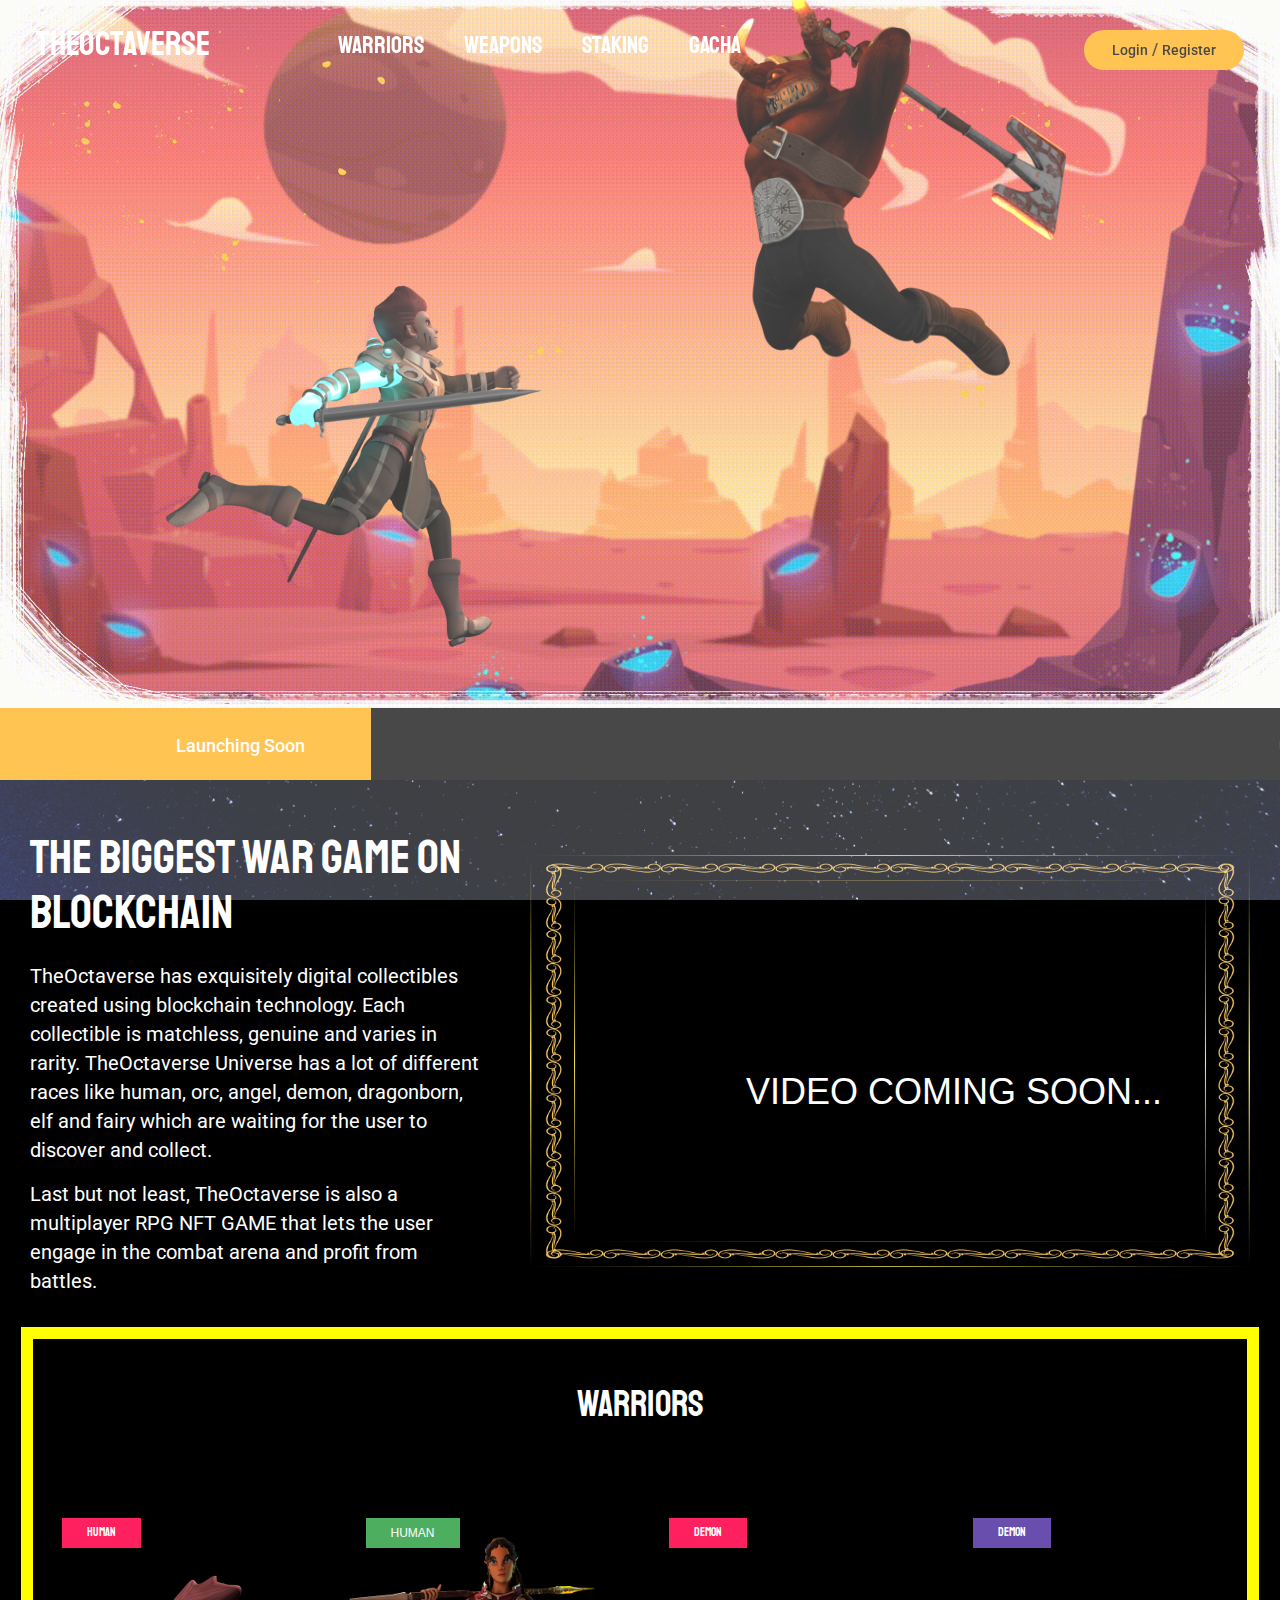
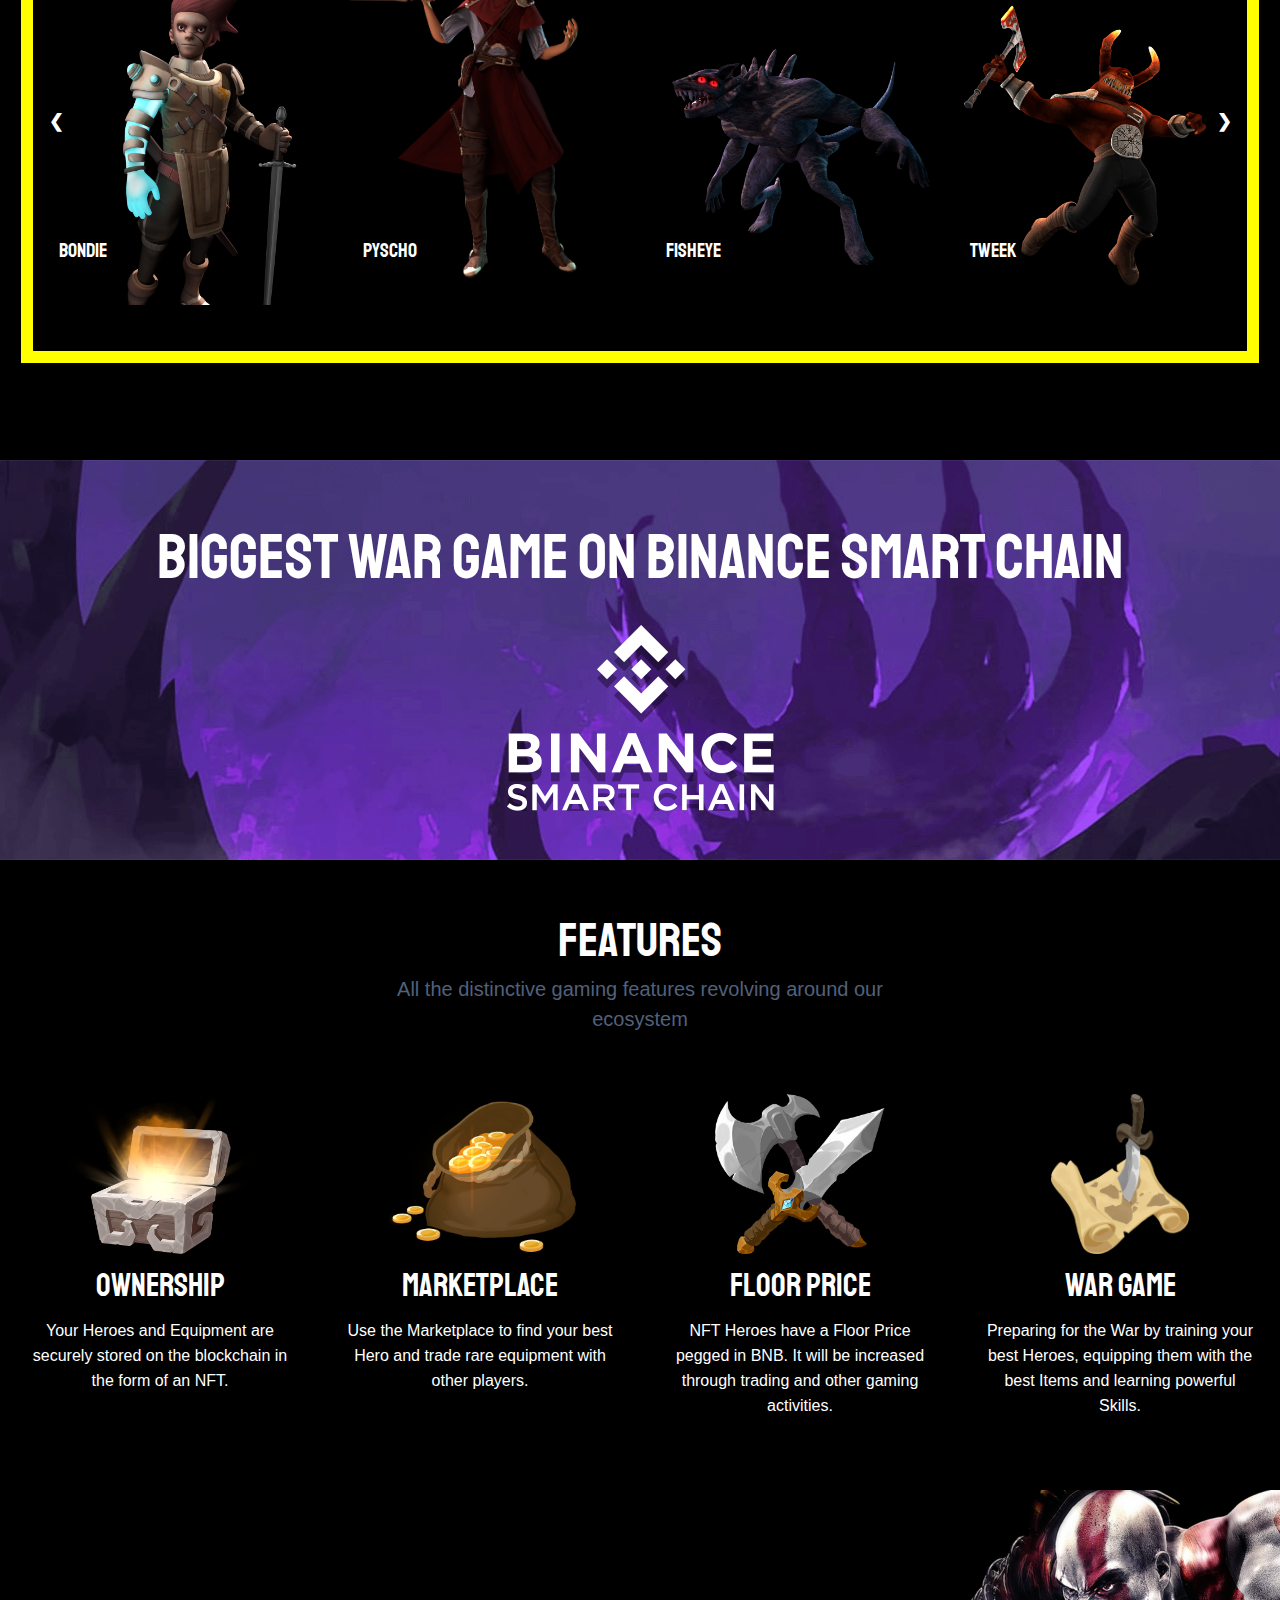
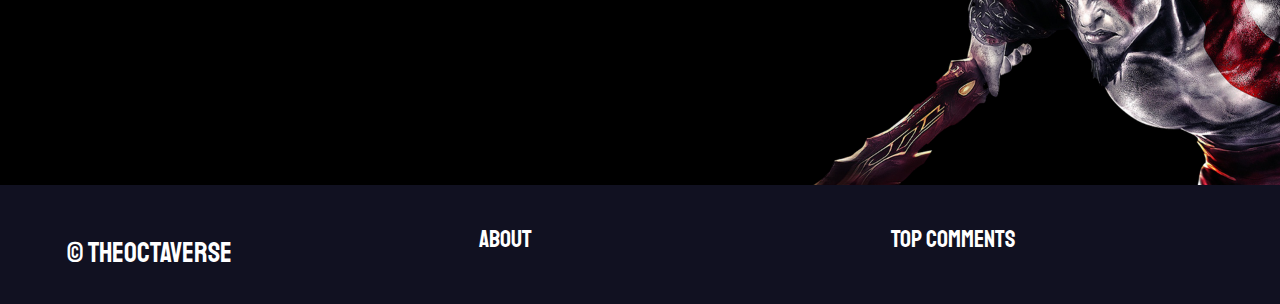
<file: The Octaverse/index.html>
<!DOCTYPE html>
<html lang="zxx">
<head>
	<title>The Octaverse</title>
	<meta charset="UTF-8">
	<meta name="description" content="Game Warrior Template">
	<meta name="keywords" content="warrior, game, creative, html">
	<meta name="viewport" content="width=device-width, initial-scale=1.0">
	<!-- Favicon -->   
	<link href="img/favicon.ico" rel="shortcut icon"/>

	<!-- Google Fonts -->
	<link href="https://fonts.googleapis.com/css?family=Roboto:400,400i,500,500i,700,700i" rel="stylesheet">
	<link rel="preconnect" href="https://fonts.googleapis.com">
    <link rel="preconnect" href="https://fonts.gstatic.com" crossorigin>
    <link href="https://fonts.googleapis.com/css2?family=Staatliches&display=swap" rel="stylesheet">

	<!-- Stylesheets -->
	<link rel="stylesheet" href="css/bootstrap.min.css"/>
	<link rel="stylesheet" href="css/font-awesome.min.css"/>
	<link rel="stylesheet" href="css/owl.carousel.css"/>
	<link rel="stylesheet" href="css/style.css"/>
	<link rel="stylesheet" href="css/animate.css"/>
	<link rel="stylesheet" href="css/responsive.css"/>


	<!--[if lt IE 9]>
	  <script src="https://oss.maxcdn.com/html5shiv/3.7.2/html5shiv.min.js"></script>
	  <script src="https://oss.maxcdn.com/respond/1.4.2/respond.min.js"></script>
	<![endif]-->

</head>
<body>
	<!-- Page Preloder -->
	<div id="preloder">
		<div class="loader"></div>
	</div>

	<!-- Header section -->
	<header class="header-section">
		<div class="container" style="display:flex;justify-content: space-between;">
			<!-- logo -->
			<!-- responsive -->
			<a class="site-logo nav_a" href="index.html">TheOctaverse</a>
			<!-- <div class="nav-switch">
				<i class="fa fa-bars"></i>
			</div>	 -->
         
		    <div class="container_nav nav-switch" onclick="f()">
                 <div class="bar1"></div>
                 <div class="bar2"></div>
                 <div class="bar3"></div>
            </div>

			
			<div class="header__links_nav" >
					<!--<li><a href="index.html">Home</a></li>-->					
					<a class="header__link_nav" href="warriors.html">Warriors</a>
					<a class="header__link_nav" href="weapons.html">Weapons</a>
					<a class="header__link_nav" href="staking.html">Staking</a>
					<a class="header__link_nav" href="gacha.html">Gacha</a>
					<div class="user-panel_nav">
				         <a href="#">Login</a>  /  <a href="#">Register</a>						 
			        </div>
			</div>
			<!-- site menu -->
			<div class="header__links" >
					<!--<li><a href="index.html">Home</a></li>-->
					<a class="site-logo" href="index.html">TheOctaverse</a>
					<a class="header__link" href="warriors.html">Warriors</a>
					<a class="header__link" href="weapons.html">Weapons</a>
					<a class="header__link" href="staking.html">Staking</a>
					<a class="header__link" href="gacha.html">Gacha</a>

			</div>
			<div class="user-panel">
				<a href="#">Login</a>  /  <a href="#">Register</a>
			</div>
        </div>
	</header>
	<!-- Header section end -->


	<!-- Hero section -->
	<section class="hero-section">
		<!--<div class="hero-slider owl-carousel">
			<div class="hs-item set-bg" data-setbg="img/Env1.jpg">
				<!--<div class="hs-text">
					<div class="container">
						<h2>The Best <span>Games</span> Out There</h2>
						<p>Lorem ipsum dolor sit amet, consectetur adipiscing elit. Donec malesuada <br> lorem maximus mauris scelerisque, at rutrum nulla dictum. Ut ac ligula sapien. <br>Suspendisse cursus faucibus finibus.</p>
						<a href="#" class="site-btn">Read More</a>
					</div>
				</div>-->
				<!--</div>
		</div>-->
		
		<div class="banner banner__home  no-margin" style="background-image:url('img/nbg.jpg');">
				<div class="banner__home_image">
				  <div class="banner__home-image--orc" style="transform:translate3d(0px,0px,0px);">
				    <img src="img/Demon_H1D1.png" alt="image">
				  </div>
				  
				  <!--<div class="banner__home-image--th" >
				    <img src="img/th.gif" alt="img">
				  </div>-->
				  
				  
				  
				  <div class="banner__home-image--human" style="transform:translate3d(0px,0px,0px);">
				    <img src="img/Human_H1D1.png" alt="image">
					<!--<div class="banner__home-image--col">
                  </div>-->
				  </div>
				  
				  
				  
				 <!--<div class="space" >
                       <div class="mo">
                            <div><img src="img/moo.png"></div>
                       </div>
                  </div>-->
				</div>
		</div>
		
	</section>
	<!-- Hero section end -->


	<!-- Latest news section -->
	<div class="latest-news-section">
		<div class="ln-title">Launching Soon</div>
		<div class="news-ticker">
			<div class="news-ticker-contant">
				<div class="nt-item"><span class="new"></span>The Octaverse</div>
				<div class="nt-item"><span class="strategy"></span>The Octaverse</div>
				<div class="nt-item"><span class="racing"></span>The Octaverse</div>
			</div>
		</div>
	</div>
	<!-- Latest news section end -->

    
	<!-- Recent game section  -->
	<div class="home_slide_up">
	<div class="intro">
	    <div class="intro__content">
		     <h2 class="intro__content-title">THE BIGGEST WAR GAME ON BLOCKCHAIN</h2>
			 <div class="intro__content-description">TheOctaverse has exquisitely digital collectibles created using blockchain technology. Each
			 collectible is matchless, genuine and varies in rarity. TheOctaverse Universe has a lot of different races like human, orc, angel, 
			 demon, dragonborn, elf and fairy which are waiting for the user to discover and collect.
			 </div>
			 <div class="intro__content-description">Last but not least, TheOctaverse is also a multiplayer RPG NFT GAME that lets the user engage
			 in the combat arena and profit from battles.
			 </div>
		</div>
		<div class="intro__video container">
		    <h2> VIDEO COMING SOON...  </h2>
		</div>
	</div>
	
	<!-- Feature section -->
	<section class="feature-section spad">
		<div class="container" id="war_con">
		<h2 class="war_head"> Warriors </h2>
			<div class="row war_row">
					<div class="col-lg-3 col-md-6 p-0 war_class">
						<div class="feature-item set-bg war_images" data-setbg="img/features/1.png">
							<span class="cata new">Human</span>
							<div class="fi-content text-white">
								<h5><a href="#">Bondie</a></h5>
								<!--<p>Lorem ipsum dolor sit amet, consectetur adipiscing elit. </p>
								<a href="#" class="fi-comment">3 Comments</a>-->
							</div>
						</div>
					</div>
					<div class="col-lg-3 col-md-6 p-0 war_class">
						<div class="feature-item set-bg" data-setbg="img/features/2.png">
							<span class="cata strategy">Human</span>
							<div class="fi-content text-white">
								<h5><a href="#">Pyscho</a></h5>
								<!--<p>Lorem ipsum dolor sit amet, consectetur adipiscing elit. </p>
								<a href="#" class="fi-comment">3 Comments</a>-->
							</div>
						</div>
					</div>
					<div class="col-lg-3 col-md-6 p-0 war_class" >
						<div class="feature-item set-bg" data-setbg="img/features/3.png">
							<span class="cata new">Demon</span>
							<div class="fi-content text-white">
								<h5><a href="#">Fisheye</a></h5>
								<!--<p>Lorem ipsum dolor sit amet, consectetur adipiscing elit. </p>
								<a href="#" class="fi-comment">3 Comments</a>-->
							</div>
						</div>
					</div>
					<div class="col-lg-3 col-md-6 p-0 war_class" >
						<div class="feature-item set-bg" data-setbg="img/features/4.png">
							<span class="cata racing">Demon</span>
							<div class="fi-content text-white">
								<h5><a href="#">Tweek</a></h5>
								<!--<p>Lorem ipsum dolor sit amet, consectetur adipiscing elit. </p>
								<a href="#" class="fi-comment">3 Comments</a>-->
							</div>
						</div>
					</div>
					<div class="col-lg-3 col-md-6 p-0 war_class">
						<div class="feature-item set-bg" data-setbg="img/features/5.png">
							<span class="cata new">Robot</span>
							<div class="fi-content text-white">
								<h5><a href="#">Skinner</a></h5>
								<!--<p>Lorem ipsum dolor sit amet, consectetur adipiscing elit. </p>
								<a href="#" class="fi-comment">3 Comments</a>-->
							</div>
						</div>
					</div>
					<div class="col-lg-3 col-md-6 p-0 war_class">
						<div class="feature-item set-bg" data-setbg="img/features/6.png">
							<span class="cata strategy">Robot</span>
							<div class="fi-content text-white">
								<h5><a href="#">Gunner</a></h5>
								<!--<p>Lorem ipsum dolor sit amet, consectetur adipiscing elit. </p>
								<a href="#" class="fi-comment">3 Comments</a>-->
							</div>
						</div>
					</div>
					<div class="col-lg-3 col-md-6 p-0 war_class">
						<div class="feature-item set-bg" data-setbg="img/features/7.png">
							<span class="cata new">ELF</span>
							<div class="fi-content text-white">
								<h5><a href="#">Slasher</a></h5>
								<!--<p>Lorem ipsum dolor sit amet, consectetur adipiscing elit. </p>
								<a href="#" class="fi-comment">3 Comments</a>-->
							</div>
						</div>
					</div>
					<div class="col-lg-3 col-md-6 p-0 war_class">
						<div class="feature-item set-bg" data-setbg="img/features/8.png">
							<span class="cata racing">ELF</span>
							<div class="fi-content text-white">
								<h5><a href="#">Hashtag</a></h5>
								<!--<p>Lorem ipsum dolor sit amet, consectetur adipiscing elit. </p>
								<a href="#" class="fi-comment">3 Comments</a>-->
							</div>
						</div>
					</div>
					<a class="prev" id="arro" onclick="plusSlide(-1)">&#10094;</a>
					<a class="next" id="arro" onclick="plusSlides(1)">&#10095;</a>
					<script>
					var x = window.matchMedia("(min-width: 360px) and (max-width: 767px)")
                    if (x.matches) { 
                     var n=1;					 
					  
					  var l= document.getElementsByClassName("war_class");
					  for(var i =0 ; i<n; i++){
					    l[i].style.display="inline-block";
						}
					
					   function plusSlides(x){				
						  sl(n+=x);						  
					   }
					   
					   function plusSlide(x){
						 sl(n+=x);
					   }
					
					
					   function sl(x){
					   var i;
					   var l= document.getElementsByClassName("war_class");						   
					   if(x>l.length){
					    n=1;
					   }
					   
					   if (x<1){
					     n=l.length;
					   }
                   
				       for (i = 0; i < l.length; i++) {
                       l[i].style.display = "none";
                       }
					    l[n-1].style.display = "inline-block";
					   }
                    } else{
					var x = window.matchMedia("(min-width: 768px) and (max-width: 999px)")
                    if (x.matches) { 
                      var n=1;					 
					  
					  var l= document.getElementsByClassName("war_class");
					  for(var i =0 ; i<=n; i++){
					    l[i].style.display="inline-block";
						}
					
					   function plusSlides(x){				
						  sl(n+=x);						  
					   }
					   
					   function plusSlide(x){
						 sl(n+=x);
					   }
					
					
					   function sl(x){
					   var i;
					   n=x;
					   var l= document.getElementsByClassName("war_class");						   
					   if(x>l.length){
					    n=0;
					   }
					   
					   if (x<1){
					     n=l.length;
					   }
                   
				       for (i = 0; i < l.length; i++) {
                       l[i].style.display = "none";
                       }
					   
					   if(n>1){
					    l[n-1].style.display = "inline-block";
						l[n-2].style.display = "inline-block";
					   }else{
					    l[n].style.display = "inline-block";
						l[n+1].style.display = "inline-block";
					   }					   
					   }
		           } else{
					var x = window.matchMedia("(min-width: 1000px) and (max-width: 1919px)")
                    if (x.matches) {     
					  var n=3;
					  var m=0;
					  
					  var l= document.getElementsByClassName("war_class");
					  for(var i =0 ; i<=n; i++){
					    l[i].style.display="inline-block";
						}
					
					   function plusSlides(x){
					       var l= document.getElementsByClassName("war_class");
						   if(l[0].style.display=="inline-block"){
						   n=3;
					       sl(n+=x);
						   }else{
						    sl(n+=x);
						   }
					   }
					   
					   function plusSlide(x){
					       var l= document.getElementsByClassName("war_class");
						   if(l[0].style.display=="inline-block"){
						   n=0;
						   sl(n+=x);
						   }else if(l[7].style.display=="inline-block"){
						   var l= document.getElementsByClassName("war_class");
						   n=4;
						   sl(n+=x);
						   }else{
						   sl(n+=x);
						   }
					   }
					
					
					   function sl(x){
					   var l= document.getElementsByClassName("war_class");	
                        m=x;					   
					   if(m>=l.length){
					     m=7;
						 n=7;
					   }
					   
					   if (m<0){
					      n=0;
						  m=0;
					   }
					    if(m>=4 && m<=6){
						  l[m].style.display="inline-block";
						  l[m-4].style.display="none";
						  l[m+1].style.display="none";
						  l[m-3].style.display="inline-block";
						}else if(m==7){
						  l[m].style.display="inline-block";
						  l[m-4].style.display="none";
						  l[m-3].style.display="inline-block";
						}else{
						   if(l[1].style.display=="inline-block"){
						     l[m].style.display="inline-block";
						     l[m+4].style.display="none";
							 l[0].style.display="inline-block";
							 l[2+4].style.display="none";
							 l[4].style.display="none";
						   }else{
						  l[m].style.display="inline-block";
						  l[m+4].style.display="none";
						  }
						}
					   
					   }
					   }
					   }
					   }
					   
					</script>
			</div>
		</div>
	</section>
	
	
	<!-- Feature section end -->
	<!--<section class="recent-game-section spad set-bg" data-setbg="img/recent-game-bg.png">
		<div class="container">
			<div class="section-title">
				<div class="cata new">new</div>
				<h2>Recent Games</h2>
			</div>
			<div class="row">
				<div class="col-lg-4 col-md-6">
					<div class="recent-game-item">
						<div class="rgi-thumb set-bg" data-setbg="img/recent-game/1.jpg">
							<div class="cata new">new</div>
						</div>
						<div class="rgi-content">
							<h5>Suspendisse ut justo tem por, rutrum</h5>
							<p>Lorem ipsum dolor sit amet, consectetur adipisc ing ipsum dolor sit amet, consectetur elit. </p>
							<a href="#" class="comment">3 Comments</a>
							<div class="rgi-extra">
								<div class="rgi-star"><img src="img/icons/star.png" alt=""></div>
								<div class="rgi-heart"><img src="img/icons/heart.png" alt=""></div>
							</div>
						</div>
					</div>	
				</div>
				<div class="col-lg-4 col-md-6">
					<div class="recent-game-item">
						<div class="rgi-thumb set-bg" data-setbg="img/recent-game/2.jpg">
							<div class="cata racing">racing</div>
						</div>
						<div class="rgi-content">
							<h5>Susce pulvinar metus nulla, vel  facilisis sem </h5>
							<p>Lorem ipsum dolor sit amet, consectetur adipisc ing ipsum dolor sit amet, consectetur elit. </p>
							<a href="#" class="comment">3 Comments</a>
							<div class="rgi-extra">
								<div class="rgi-star"><img src="img/icons/star.png" alt=""></div>
								<div class="rgi-heart"><img src="img/icons/heart.png" alt=""></div>
							</div>
						</div>
					</div>	
				</div>
				<div class="col-lg-4 col-md-6">
					<div class="recent-game-item">
						<div class="rgi-thumb set-bg" data-setbg="img/recent-game/3.jpg">
							<div class="cata adventure">Adventure</div>
						</div>
						<div class="rgi-content">
							<h5>Suspendisse ut justo tem por, rutrum</h5>
							<p>Lorem ipsum dolor sit amet, consectetur adipisc ing ipsum dolor sit amet, consectetur elit. </p>
							<a href="#" class="comment">3 Comments</a>
							<div class="rgi-extra">
								<div class="rgi-star"><img src="img/icons/star.png" alt=""></div>
								<div class="rgi-heart"><img src="img/icons/heart.png" alt=""></div>
							</div>
						</div>
					</div>	
				</div>
			</div>
		</div>
	</section>-->
	
	<div class="binance_container">
	    <div class="binance_content_container">
		     <div class="binance_title">BIGGEST WAR GAME ON BINANCE SMART CHAIN </div>
			     <div class="binance_content">
				    <img src="css/image/binance.png">
				 </div>
		</div>
	</div>
	
	
	<div class="features">
	<div class="sub-features sub-features1">
	<div class="features__heading">
		<div class="features__heading-title">
		    Features 
		</div>
		<div class="features__heading-description">
		   All the distinctive gaming features revolving around our ecosystem
		</div>
	</div>
	<div class="weapons_1 weapons_2">
	    <div class="weapons_items weapons_items1 weapons_grid_1" style="z-index: 3;">
		  <div class="feature">
		     <div class="feature__image">
		        <img class="features_img" src="img/featuress/crate.png" alt>
			 </div>
			 <div class="feature_text">
			     <div class="feature_name">
				    OWNERSHIP
				</div>
			 </div>
			 <div class="feature_text">
			     <div class="feature__desc">
				    Your Heroes and Equipment are securely stored on the blockchain in the form of an NFT.
				 </div>
			 </div>
		  </div>
		</div>
		<div class="weapons_items weapons_items1 weapons_grid_1" style="z-index: 3;">
		  <div class="feature">
		     <div class="feature__image">
		        <img class="features_img" src="img/featuress/coins.png" alt>
			 </div>
			  <div class="feature_text">
			     <div class="feature_name">
				    MARKETPLACE
				</div>
			 </div>
			 <div class="feature_text">
			     <div class="feature__desc">
				    Use the Marketplace to find your best Hero and trade rare equipment with other players.
				 </div>
			 </div>
		  </div>
		</div>
		<div class="weapons_items weapons_items1 weapons_grid_1" style="z-index: 3;">
		  <div class="feature">
		     <div class="feature__image">
		        <img class="features_img" src="img/featuress/daxe.png" alt>
			 </div>
			 <div class="feature_text">
			     <div class="feature_name">
				    FLOOR PRICE
				</div>
			 </div>
			 <div class="feature_text">
			     <div class="feature__desc">
				    NFT Heroes have a Floor Price pegged in BNB. It will be increased through trading and other gaming activities.
				 </div>
			 </div>
		  </div>
		</div>
		<div class="weapons_items weapons_items1 weapons_grid_1" style="z-index: 3;">
		  <div class="feature">
		     <div class="feature__image">
		        <img class="features_img" src="img/featuress/note.png" alt>
			 </div>
			  <div class="feature_text">
			     <div class="feature_name">
				     WAR GAME
				</div>
			 </div>
			 <div class="feature_text">
			     <div class="feature__desc">
                    Preparing for the War by training your best Heroes, equipping them with the best Items and learning powerful Skills.				 </div>
			 </div>
		  </div>
		</div>
	</div>
	</div>
	</div>
	<!-- Recent game section end -->


	<!-- Tournaments section -->
	<!--<section class="tournaments-section spad">
		<div class="container">
			<div class="tournament-title">Tournaments</div>
			<div class="row">
				<div class="col-md-6">
					<div class="tournament-item mb-4 mb-lg-0">
						<div class="ti-notic">Premium Tournament</div>
						<div class="ti-content">
							<div class="ti-thumb set-bg" data-setbg="img/tournament/1.jpg"></div>
							<div class="ti-text">
								<h4>World Of WarCraft</h4>
								<ul>
									<li><span>Tournament Beggins:</span> June 20, 2018</li>
									<li><span>Tounament Ends:</span> July 01, 2018</li>
									<li><span>Participants:</span> 10 teams</li>
									<li><span>Tournament Author:</span> Admin</li>
								</ul>
								<p><span>Prizes:</span> 1st place $2000, 2nd place: $1000, 3rd place: $500</p>
							</div>
						</div>
					</div>
				</div>
				<div class="col-md-6">
					<div class="tournament-item">
						<div class="ti-notic">Premium Tournament</div>
						<div class="ti-content">
							<div class="ti-thumb set-bg" data-setbg="img/tournament/2.jpg"></div>
							<div class="ti-text">
								<h4>DOOM</h4>
								<ul>
									<li><span>Tournament Beggins:</span> June 20, 2018</li>
									<li><span>Tounament Ends:</span> July 01, 2018</li>
									<li><span>Participants:</span> 10 teams</li>
									<li><span>Tournament Author:</span> Admin</li>
								</ul>
								<p><span>Prizes:</span> 1st place $2000, 2nd place: $1000, 3rd place: $500</p>
							</div>
						</div>
					</div>
				</div>
			</div>
		</div>
	</section>-->
	<!-- Tournaments section bg -->


	<!-- Review section -->
	<section class="review-section spad set-bg" data-setbg="img/review-bg.png">
		<!--<div class="container">
			<div class="section-title">
				<div class="cata new">new</div>
				<h2>Recent Reviews</h2>
			</div>
			<div class="row">
				<div class="col-lg-3 col-md-6">
					<div class="review-item">
						<div class="review-cover set-bg" data-setbg="img/review/1.jpg">
							<div class="score yellow">9.3</div>
						</div>
						<div class="review-text">
							<h5>Assasin’’s Creed</h5>
							<p>Lorem ipsum dolor sit amet, consectetur adipisc ing ipsum dolor sit ame.</p>
						</div>
					</div>
				</div>
				<div class="col-lg-3 col-md-6">
					<div class="review-item">
						<div class="review-cover set-bg" data-setbg="img/review/2.jpg">
							<div class="score purple">9.5</div>
						</div>
						<div class="review-text">
							<h5>Doom</h5>
							<p>Lorem ipsum dolor sit amet, consectetur adipisc ing ipsum dolor sit ame.</p>
						</div>
					</div>
				</div>
				<div class="col-lg-3 col-md-6">
					<div class="review-item">
						<div class="review-cover set-bg" data-setbg="img/review/3.jpg">
							<div class="score green">9.1</div>
						</div>
						<div class="review-text">
							<h5>Overwatch</h5>
							<p>Lorem ipsum dolor sit amet, consectetur adipisc ing ipsum dolor sit ame.</p>
						</div>
					</div>
				</div>
				<div class="col-lg-3 col-md-6">
					<div class="review-item">
						<div class="review-cover set-bg" data-setbg="img/review/4.jpg">
							<div class="score pink">9.7</div>
						</div>
						<div class="review-text">
							<h5>GTA</h5>
							<p>Lorem ipsum dolor sit amet, consectetur adipisc ing ipsum dolor sit ame.</p>
						</div>
					</div>
				</div>
			</div>
		</div>-->
	</section>
	</div>
	<!-- Review section end -->


	<!-- Footer top section -->
	<section class="footer-top-section">
		<div class="container">
			<!--<div class="footer-top-bg">
				<img src="img/footer-top-bg.png" alt="">
			</div>-->
			<div class="row">
				<div class="col-lg-4">
					<div class="footer-logo text-white">
						<!--<img src="img/footer-logo.png" alt="">-->
						<p>© TheOctaverse</p>
					</div>
				</div>
				<div class="col-lg-4 col-md-6">
					<div class="footer-widget mb-5 mb-md-0">
						<h4 class="fw-title">About</h4>
						<!--<div class="latest-blog">
							<div class="lb-item">
								<div class="lb-thumb set-bg" data-setbg="img/latest-blog/1.jpg"></div>
								<div class="lb-content">
									<div class="lb-date">June 21, 2018</div>
									<p>Lorem ipsum dolor sit amet, consectetur adipisc ing ipsum </p>
									<a href="#" class="lb-author">By Admin</a>
								</div>
							</div>
							<div class="lb-item">
								<div class="lb-thumb set-bg" data-setbg="img/latest-blog/2.jpg"></div>
								<div class="lb-content">
									<div class="lb-date">June 21, 2018</div>
									<p>Lorem ipsum dolor sit amet, consectetur adipisc ing ipsum </p>
									<a href="#" class="lb-author">By Admin</a>
								</div>
							</div>-->
							<!--<div class="lb-item">
								<div class="lb-thumb set-bg" data-setbg="img/latest-blog/3.jpg"></div>
								<div class="lb-content">
									<div class="lb-date">June 21, 2018</div>
									<p>Lorem ipsum dolor sit amet, consectetur adipisc ing ipsum </p>
									<a href="#" class="lb-author">By Admin</a>
								</div>
							</div>
						</div>-->
					</div>
				</div>
				<div class="col-lg-4 col-md-6">
					<div class="footer-widget">
						<h4 class="fw-title">Top Comments</h4>
						<!--<div class="top-comment">
							<div class="tc-item">
								<div class="tc-thumb set-bg" data-setbg="img/authors/1.jpg"></div>
								<div class="tc-content">
									<p><a href="#">James Smith</a> <span>on</span>  Lorem ipsum dolor sit amet, co</p>
									<div class="tc-date">June 21, 2018</div>
								</div>
							</div>
							<div class="tc-item">
								<div class="tc-thumb set-bg" data-setbg="img/authors/2.jpg"></div>
								<div class="tc-content">
									<p><a href="#">James Smith</a> <span>on</span>  Lorem ipsum dolor sit amet, co</p>
									<div class="tc-date">June 21, 2018</div>
								</div>
							</div>
							<div class="tc-item">
								<div class="tc-thumb set-bg" data-setbg="img/authors/3.jpg"></div>
								<div class="tc-content">
									<p><a href="#">James Smith</a> <span>on</span>  Lorem ipsum dolor sit amet, co</p>
									<div class="tc-date">June 21, 2018</div>
								</div>
							</div>-->
							<!--<div class="tc-item">
								<div class="tc-thumb set-bg" data-setbg="img/authors/4.jpg"></div>
								<div class="tc-content">
									<p><a href="#">James Smith</a> <span>on</span>  Lorem ipsum dolor sit amet, co</p>
									<div class="tc-date">June 21, 2018</div>
								</div>
							</div>
						</div>-->
					</div>
				</div>
			</div>
		</div>
	</section>
	<!-- Footer top section end -->

	
	<!-- Footer section -->
	<!--<footer class="footer-section">
		<div class="container">
			<ul class="footer-menu">
				<li><a href="index.html">Home</a></li>
				<li><a href="review.html">Games</a></li>
				<li><a href="categories.html">Blog</a></li>
				<li><a href="community.html">Forums</a></li>
				<li><a href="contact.html">Contact</a></li>
			</ul>
			<p class="copyright">--><!-- Link back to Colorlib can't be removed. Template is licensed under CC BY 3.0. -->
<!--Copyright &copy;<script>document.write(new Date().getFullYear());</script> All rights reserved | This template is made with <i class="fa fa-heart-o" aria-hidden="true"></i> by <a href="https://colorlib.com" target="_blank">Colorlib</a>
<!-- Link back to Colorlib can't be removed. Template is licensed under CC BY 3.0. -->
<!--</p>
		</div>
	</footer>-->
	<!-- Footer section end -->


	<!--====== Javascripts & Jquery ======-->
	<script src="js/jquery-3.2.1.min.js"></script>
	<script src="js/bootstrap.min.js"></script>
	<script src="js/owl.carousel.min.js"></script>
	<script src="js/jquery.marquee.min.js"></script>
	<script src="js/main.js"></script>
	<script>
		     function f() {
                      //x.classList.toggle("change");
					  var con = document.getElementsByClassName("nav-switch")[0];
					  con.classList.toggle("change");
					  var nav_tab = document.getElementsByClassName("header__links_nav");
					  if(nav_tab[0].style.display == "block"){
					     nav_tab[0].style.display="none";
						 }else{
						 nav_tab[0].style.display = "block";
						 }
              } 
</script>
    </body>
</html>
</file>
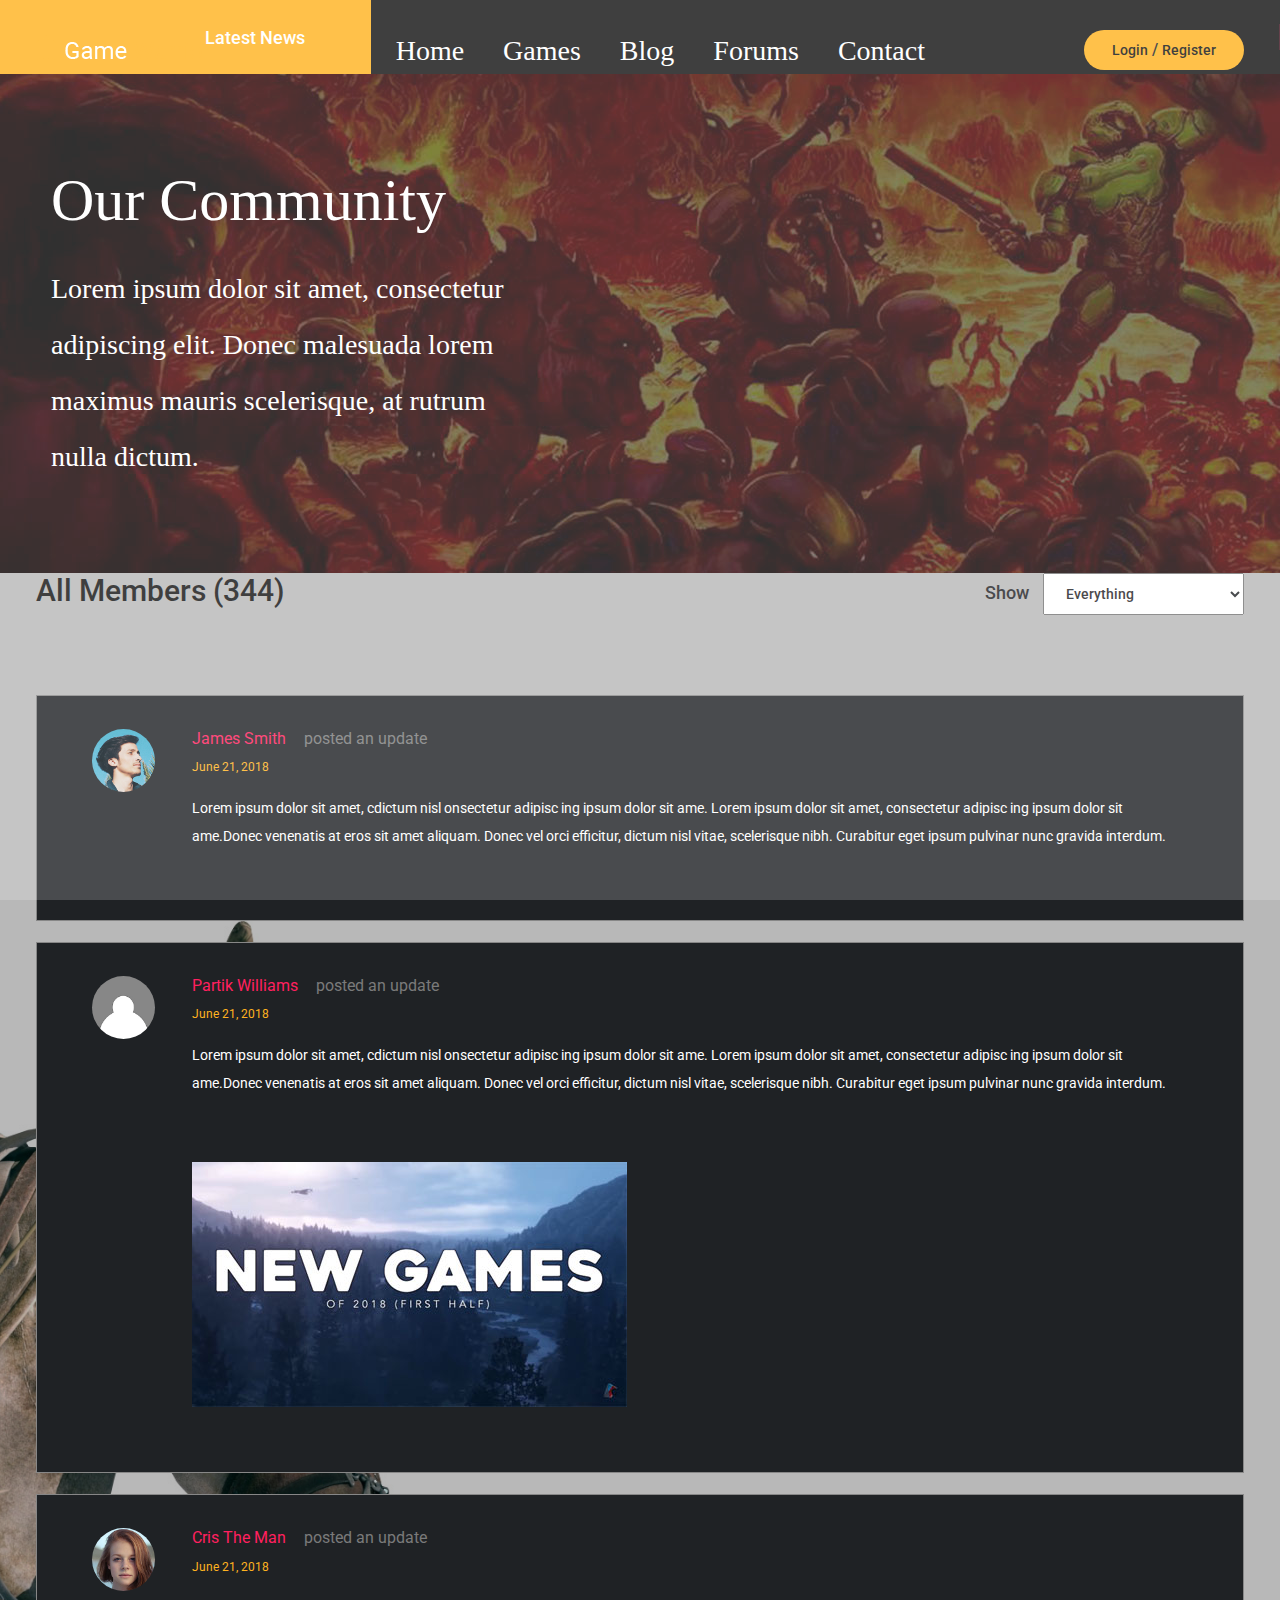
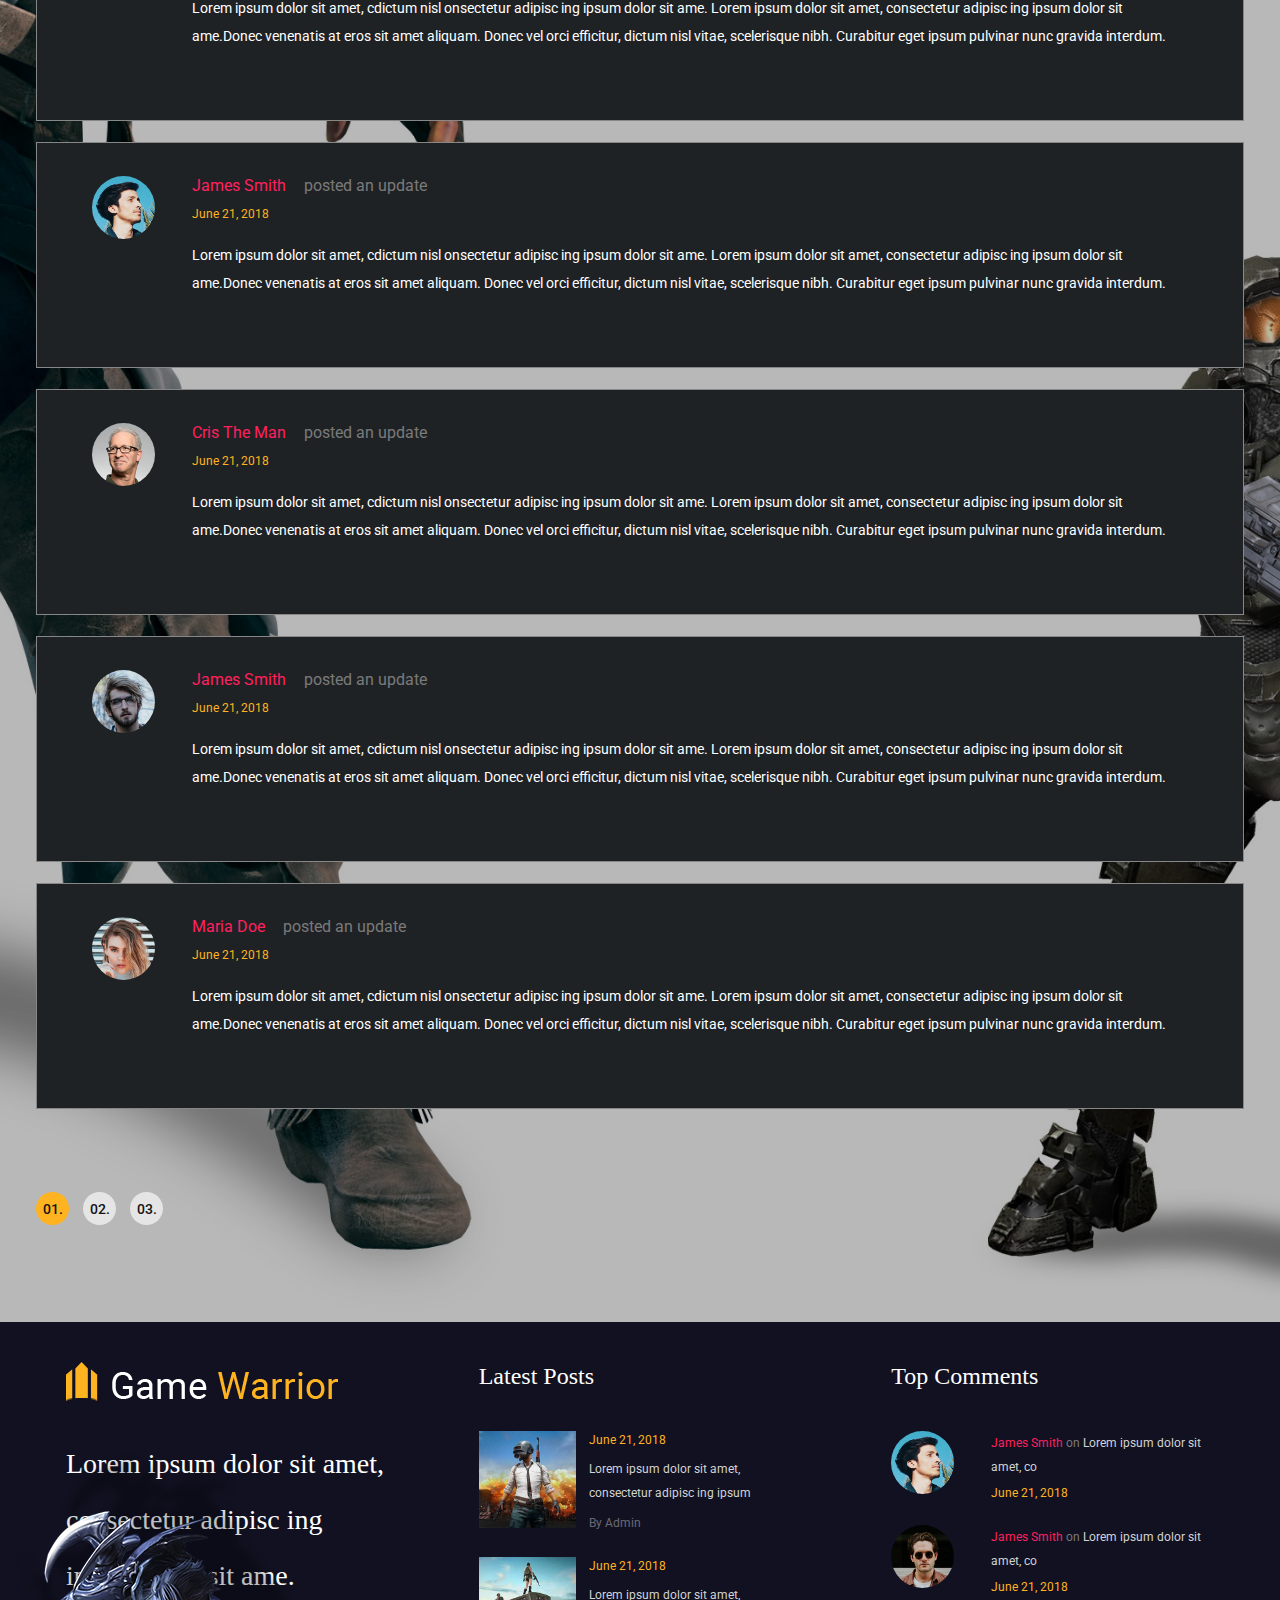
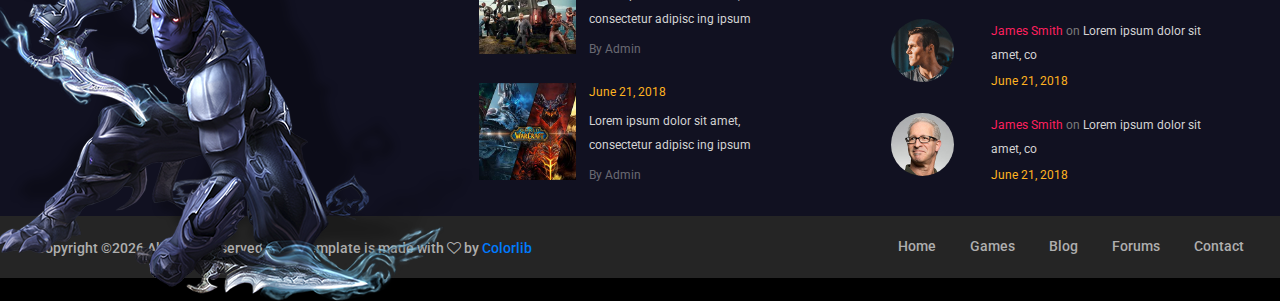
<file: The Octaverse/community.html>
<!DOCTYPE html>
<html lang="en">
<head>
	<title>Game Warrior Template</title>
	<meta charset="UTF-8">
	<meta name="description" content="Game Warrior Template">
	<meta name="keywords" content="warrior, game, creative, html">
	<meta name="viewport" content="width=device-width, initial-scale=1.0">
	<!-- Favicon -->   
	<link href="img/favicon.ico" rel="shortcut icon"/>

	<!-- Google Fonts -->
	<link href="https://fonts.googleapis.com/css?family=Roboto:400,400i,500,500i,700,700i" rel="stylesheet">

	<!-- Stylesheets -->
	<link rel="stylesheet" href="css/bootstrap.min.css"/>
	<link rel="stylesheet" href="css/font-awesome.min.css"/>
	<link rel="stylesheet" href="css/owl.carousel.css"/>
	<link rel="stylesheet" href="css/style.css"/>
	<link rel="stylesheet" href="css/animate.css"/>


	<!--[if lt IE 9]>
	  <script src="https://oss.maxcdn.com/html5shiv/3.7.2/html5shiv.min.js"></script>
	  <script src="https://oss.maxcdn.com/respond/1.4.2/respond.min.js"></script>
	<![endif]-->

</head>
<body>
	<!-- Page Preloder -->
	<div id="preloder">
		<div class="loader"></div>
	</div>

	<!-- Header section -->
	<header class="header-section">
		<div class="container">
			<!-- logo -->
			<a class="site-logo" href="index.html">
				<img src="img/logo.png" alt="">
			</a>
			<div class="user-panel">
				<a href="#">Login</a>  /  <a href="#">Register</a>
			</div>
			<!-- responsive -->
			<div class="nav-switch">
				<i class="fa fa-bars"></i>
			</div>
			<!-- site menu -->
			<nav class="main-menu">
				<ul>
					<li><a href="index.html">Home</a></li>
					<li><a href="review.html">Games</a></li>
					<li><a href="categories.html">Blog</a></li>
					<li><a href="community.html">Forums</a></li>
					<li><a href="contact.html">Contact</a></li>
				</ul>
			</nav>
		</div>
	</header>
	<!-- Header section end -->


	<!-- Latest news section -->
	<div class="latest-news-section">
		<div class="ln-title">Latest News</div>
		<div class="news-ticker">
			<div class="news-ticker-contant">
				<div class="nt-item"><span class="new">new</span>Lorem ipsum dolor sit amet, consectetur adipiscing elit. </div>
				<div class="nt-item"><span class="strategy">strategy</span>Isum dolor sit amet, consectetur adipiscing elit. </div>
				<div class="nt-item"><span class="racing">racing</span>Isum dolor sit amet, consectetur adipiscing elit. </div>
			</div>
		</div>
	</div>
	<!-- Latest news section end -->


	<!-- Page info section -->
	<section class="page-info-section set-bg" data-setbg="img/page-top-bg/4.jpg">
		<div class="pi-content">
			<div class="container">
				<div class="row">
					<div class="col-xl-5 col-lg-6 text-white">
						<h2>Our Community</h2>
						<p>Lorem ipsum dolor sit amet, consectetur adipiscing elit. Donec malesuada lorem maximus mauris scelerisque, at rutrum nulla dictum.</p>
					</div>
				</div>
			</div>
		</div>
	</section>
	<!-- Page info section -->


	<!-- Page section -->
	<section class="page-section community-page set-bg" data-setbg="img/community-bg.jpg">
		<div class="community-warp spad">
			<div class="container">
				<div class="row">
					<div class="col-md-6">
						<h3 class="community-top-title">All Members (344)</h3>
					</div>
					<div class="col-md-6 text-lg-right">
						<form class="community-filter">
							<label for="fdf5">Show</label>
							<select id="fdf5">
								<option value="#">Everything</option>
								<option value="#">Everything</option>
							</select>
						</form>
					</div>
				</div>
				<ul class="community-post-list">
					<li>
						<div class="community-post">
							<div class="author-avator set-bg" data-setbg="img/authors/1.jpg"></div>
							<div class="post-content">
								<h5>James Smith<span>posted an update</span></h5>
								<div class="post-date">June 21, 2018</div>
								<p>Lorem ipsum dolor sit amet, cdictum nisl onsectetur adipisc ing ipsum dolor sit ame. Lorem ipsum dolor sit amet, consectetur adipisc ing ipsum dolor sit ame.Donec venenatis at eros sit amet aliquam. Donec vel orci efficitur, dictum nisl vitae, scelerisque nibh. Curabitur eget ipsum pulvinar nunc gravida interdum. </p>
							</div>
						</div>
					</li>
					<li>
						<div class="community-post">
							<div class="author-avator set-bg" data-setbg="img/authors/8.jpg"></div>
							<div class="post-content">
								<h5>Partik Williams<span>posted an update</span></h5>
								<div class="post-date">June 21, 2018</div>
								<p>Lorem ipsum dolor sit amet, cdictum nisl onsectetur adipisc ing ipsum dolor sit ame. Lorem ipsum dolor sit amet, consectetur adipisc ing ipsum dolor sit ame.Donec venenatis at eros sit amet aliquam. Donec vel orci efficitur, dictum nisl vitae, scelerisque nibh. Curabitur eget ipsum pulvinar nunc gravida interdum. </p>
								<div class="attachment-file">
									<img src="img/attachment.jpg" alt="">
								</div>
							</div>
						</div>
					</li>
					<li>
						<div class="community-post">
							<div class="author-avator set-bg" data-setbg="img/authors/5.jpg"></div>
							<div class="post-content">
								<h5>Cris The Man<span>posted an update</span></h5>
								<div class="post-date">June 21, 2018</div>
								<p>Lorem ipsum dolor sit amet, cdictum nisl onsectetur adipisc ing ipsum dolor sit ame. Lorem ipsum dolor sit amet, consectetur adipisc ing ipsum dolor sit ame.Donec venenatis at eros sit amet aliquam. Donec vel orci efficitur, dictum nisl vitae, scelerisque nibh. Curabitur eget ipsum pulvinar nunc gravida interdum. </p>
							</div>
						</div>
					</li>
					<li>
						<div class="community-post">
							<div class="author-avator set-bg" data-setbg="img/authors/1.jpg"></div>
							<div class="post-content">
								<h5>James Smith<span>posted an update</span></h5>
								<div class="post-date">June 21, 2018</div>
								<p>Lorem ipsum dolor sit amet, cdictum nisl onsectetur adipisc ing ipsum dolor sit ame. Lorem ipsum dolor sit amet, consectetur adipisc ing ipsum dolor sit ame.Donec venenatis at eros sit amet aliquam. Donec vel orci efficitur, dictum nisl vitae, scelerisque nibh. Curabitur eget ipsum pulvinar nunc gravida interdum. </p>
							</div>
						</div>
					</li>
					<li>
						<div class="community-post">
							<div class="author-avator set-bg" data-setbg="img/authors/4.jpg"></div>
							<div class="post-content">
								<h5>Cris The Man<span>posted an update</span></h5>
								<div class="post-date">June 21, 2018</div>
								<p>Lorem ipsum dolor sit amet, cdictum nisl onsectetur adipisc ing ipsum dolor sit ame. Lorem ipsum dolor sit amet, consectetur adipisc ing ipsum dolor sit ame.Donec venenatis at eros sit amet aliquam. Donec vel orci efficitur, dictum nisl vitae, scelerisque nibh. Curabitur eget ipsum pulvinar nunc gravida interdum. </p>
							</div>
						</div>
					</li>
					<li>
						<div class="community-post">
							<div class="author-avator set-bg" data-setbg="img/authors/6.jpg"></div>
							<div class="post-content">
								<h5>James Smith<span>posted an update</span></h5>
								<div class="post-date">June 21, 2018</div>
								<p>Lorem ipsum dolor sit amet, cdictum nisl onsectetur adipisc ing ipsum dolor sit ame. Lorem ipsum dolor sit amet, consectetur adipisc ing ipsum dolor sit ame.Donec venenatis at eros sit amet aliquam. Donec vel orci efficitur, dictum nisl vitae, scelerisque nibh. Curabitur eget ipsum pulvinar nunc gravida interdum. </p>
							</div>
						</div>
					</li>
					<li>
						<div class="community-post">
							<div class="author-avator set-bg" data-setbg="img/authors/7.jpg"></div>
							<div class="post-content">
								<h5>Maria Doe<span>posted an update</span></h5>
								<div class="post-date">June 21, 2018</div>
								<p>Lorem ipsum dolor sit amet, cdictum nisl onsectetur adipisc ing ipsum dolor sit ame. Lorem ipsum dolor sit amet, consectetur adipisc ing ipsum dolor sit ame.Donec venenatis at eros sit amet aliquam. Donec vel orci efficitur, dictum nisl vitae, scelerisque nibh. Curabitur eget ipsum pulvinar nunc gravida interdum. </p>
							</div>
						</div>
					</li>
				</ul>
				<div class="site-pagination sp-style-2">
					<span class="active">01.</span>
					<a href="#">02.</a>
					<a href="#">03.</a>
				</div>
			</div>
		</div>
	</section>
	<!-- Page section end -->


	<!-- Footer top section -->
	<section class="footer-top-section">
		<div class="container">
			<div class="footer-top-bg">
				<img src="img/footer-top-bg.png" alt="">
			</div>
			<div class="row">
				<div class="col-lg-4">
					<div class="footer-logo text-white">
						<img src="img/footer-logo.png" alt="">
						<p>Lorem ipsum dolor sit amet, consectetur adipisc ing ipsum dolor sit ame.</p>
					</div>
				</div>
				<div class="col-lg-4 col-md-6">
					<div class="footer-widget mb-5 mb-md-0">
						<h4 class="fw-title">Latest Posts</h4>
						<div class="latest-blog">
							<div class="lb-item">
								<div class="lb-thumb set-bg" data-setbg="img/latest-blog/1.jpg"></div>
								<div class="lb-content">
									<div class="lb-date">June 21, 2018</div>
									<p>Lorem ipsum dolor sit amet, consectetur adipisc ing ipsum </p>
									<a href="#" class="lb-author">By Admin</a>
								</div>
							</div>
							<div class="lb-item">
								<div class="lb-thumb set-bg" data-setbg="img/latest-blog/2.jpg"></div>
								<div class="lb-content">
									<div class="lb-date">June 21, 2018</div>
									<p>Lorem ipsum dolor sit amet, consectetur adipisc ing ipsum </p>
									<a href="#" class="lb-author">By Admin</a>
								</div>
							</div>
							<div class="lb-item">
								<div class="lb-thumb set-bg" data-setbg="img/latest-blog/3.jpg"></div>
								<div class="lb-content">
									<div class="lb-date">June 21, 2018</div>
									<p>Lorem ipsum dolor sit amet, consectetur adipisc ing ipsum </p>
									<a href="#" class="lb-author">By Admin</a>
								</div>
							</div>
						</div>
					</div>
				</div>
				<div class="col-lg-4 col-md-6">
					<div class="footer-widget">
						<h4 class="fw-title">Top Comments</h4>
						<div class="top-comment">
							<div class="tc-item">
								<div class="tc-thumb set-bg" data-setbg="img/authors/1.jpg"></div>
								<div class="tc-content">
									<p><a href="#">James Smith</a> <span>on</span>  Lorem ipsum dolor sit amet, co</p>
									<div class="tc-date">June 21, 2018</div>
								</div>
							</div>
							<div class="tc-item">
								<div class="tc-thumb set-bg" data-setbg="img/authors/2.jpg"></div>
								<div class="tc-content">
									<p><a href="#">James Smith</a> <span>on</span>  Lorem ipsum dolor sit amet, co</p>
									<div class="tc-date">June 21, 2018</div>
								</div>
							</div>
							<div class="tc-item">
								<div class="tc-thumb set-bg" data-setbg="img/authors/3.jpg"></div>
								<div class="tc-content">
									<p><a href="#">James Smith</a> <span>on</span>  Lorem ipsum dolor sit amet, co</p>
									<div class="tc-date">June 21, 2018</div>
								</div>
							</div>
							<div class="tc-item">
								<div class="tc-thumb set-bg" data-setbg="img/authors/4.jpg"></div>
								<div class="tc-content">
									<p><a href="#">James Smith</a> <span>on</span>  Lorem ipsum dolor sit amet, co</p>
									<div class="tc-date">June 21, 2018</div>
								</div>
							</div>
						</div>
					</div>
				</div>
			</div>
		</div>
	</section>
	<!-- Footer top section end -->

	
	<!-- Footer section -->
	<footer class="footer-section">
		<div class="container">
			<ul class="footer-menu">
				<li><a href="index.html">Home</a></li>
				<li><a href="review.html">Games</a></li>
				<li><a href="categories.html">Blog</a></li>
				<li><a href="community.html">Forums</a></li>
				<li><a href="contact.html">Contact</a></li>
			</ul>
			<p class="copyright"><!-- Link back to Colorlib can't be removed. Template is licensed under CC BY 3.0. -->
Copyright &copy;<script>document.write(new Date().getFullYear());</script> All rights reserved | This template is made with <i class="fa fa-heart-o" aria-hidden="true"></i> by <a href="https://colorlib.com" target="_blank">Colorlib</a>
<!-- Link back to Colorlib can't be removed. Template is licensed under CC BY 3.0. -->
</p>
		</div>
	</footer>
	<!-- Footer section end -->


	<!--====== Javascripts & Jquery ======-->
	<script src="js/jquery-3.2.1.min.js"></script>
	<script src="js/bootstrap.min.js"></script>
	<script src="js/owl.carousel.min.js"></script>
	<script src="js/jquery.marquee.min.js"></script>
	<script src="js/main.js"></script>
    </body>
</html>
</file>
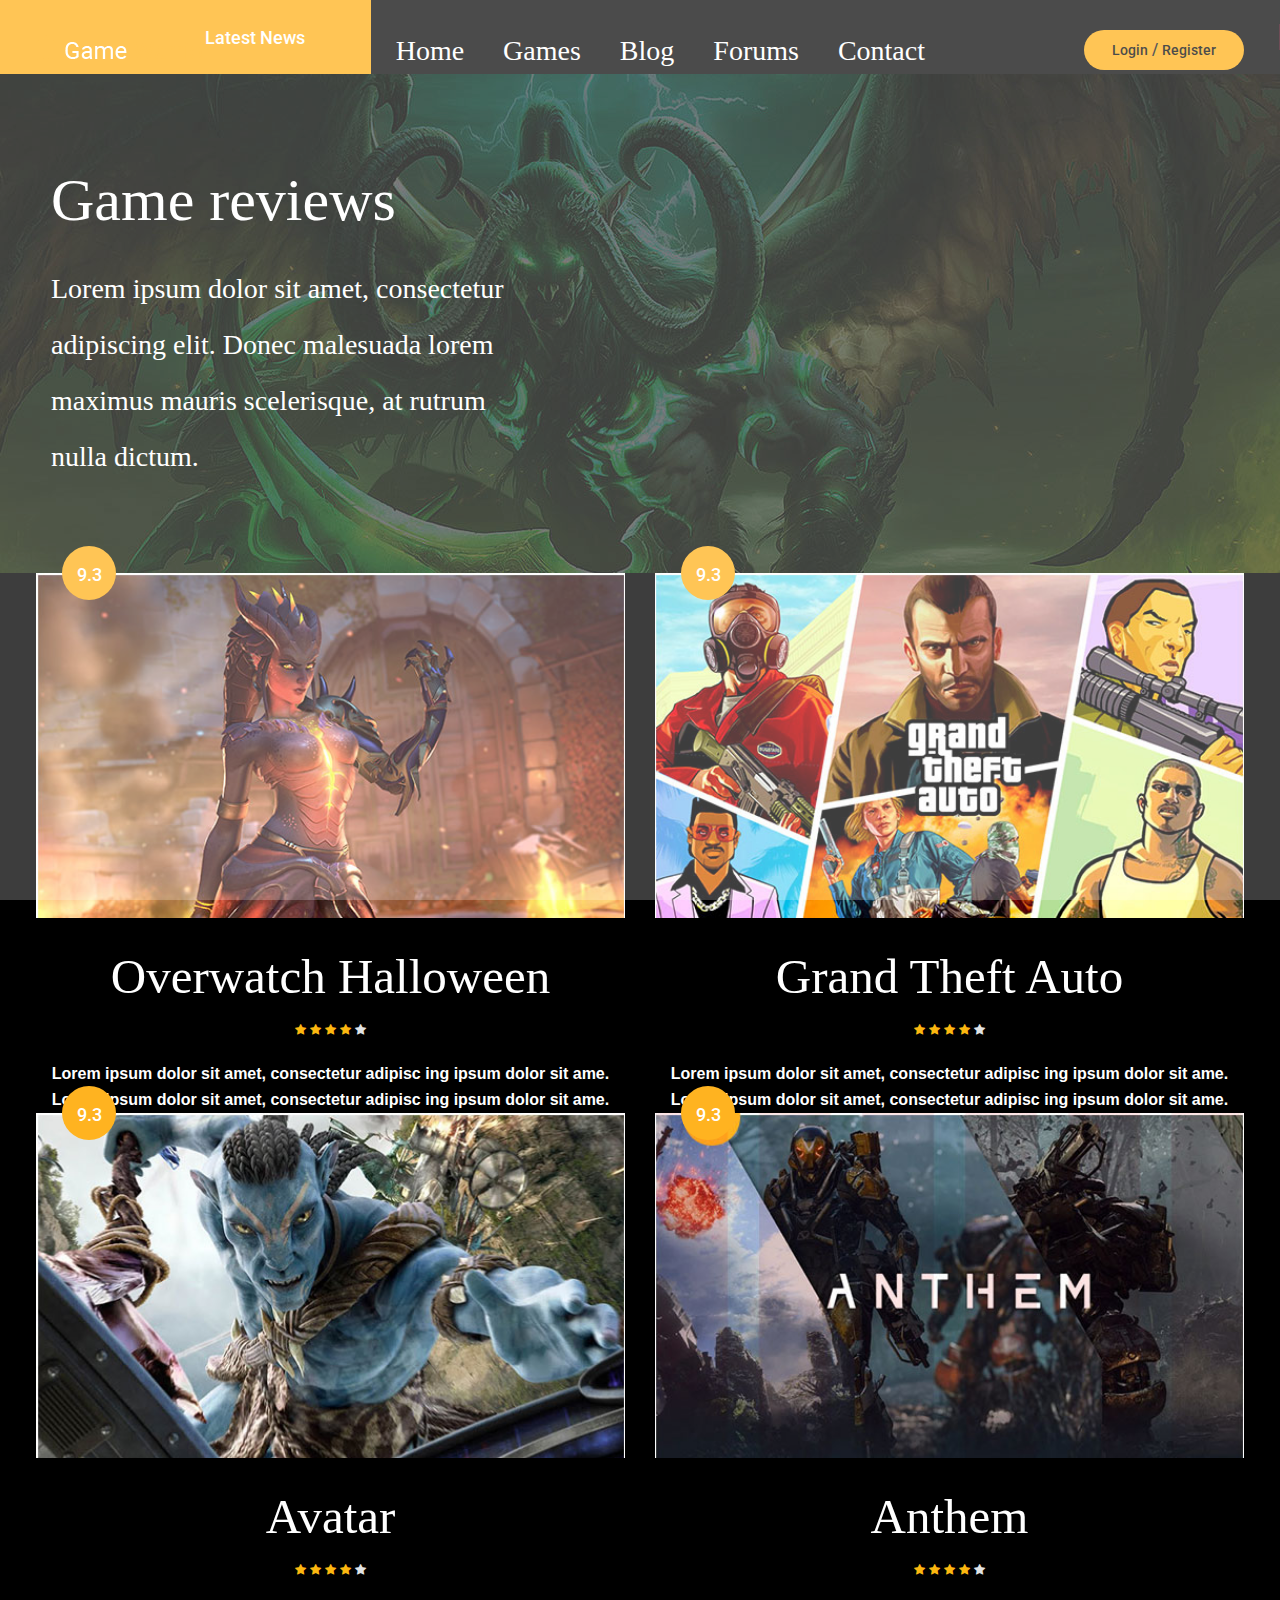
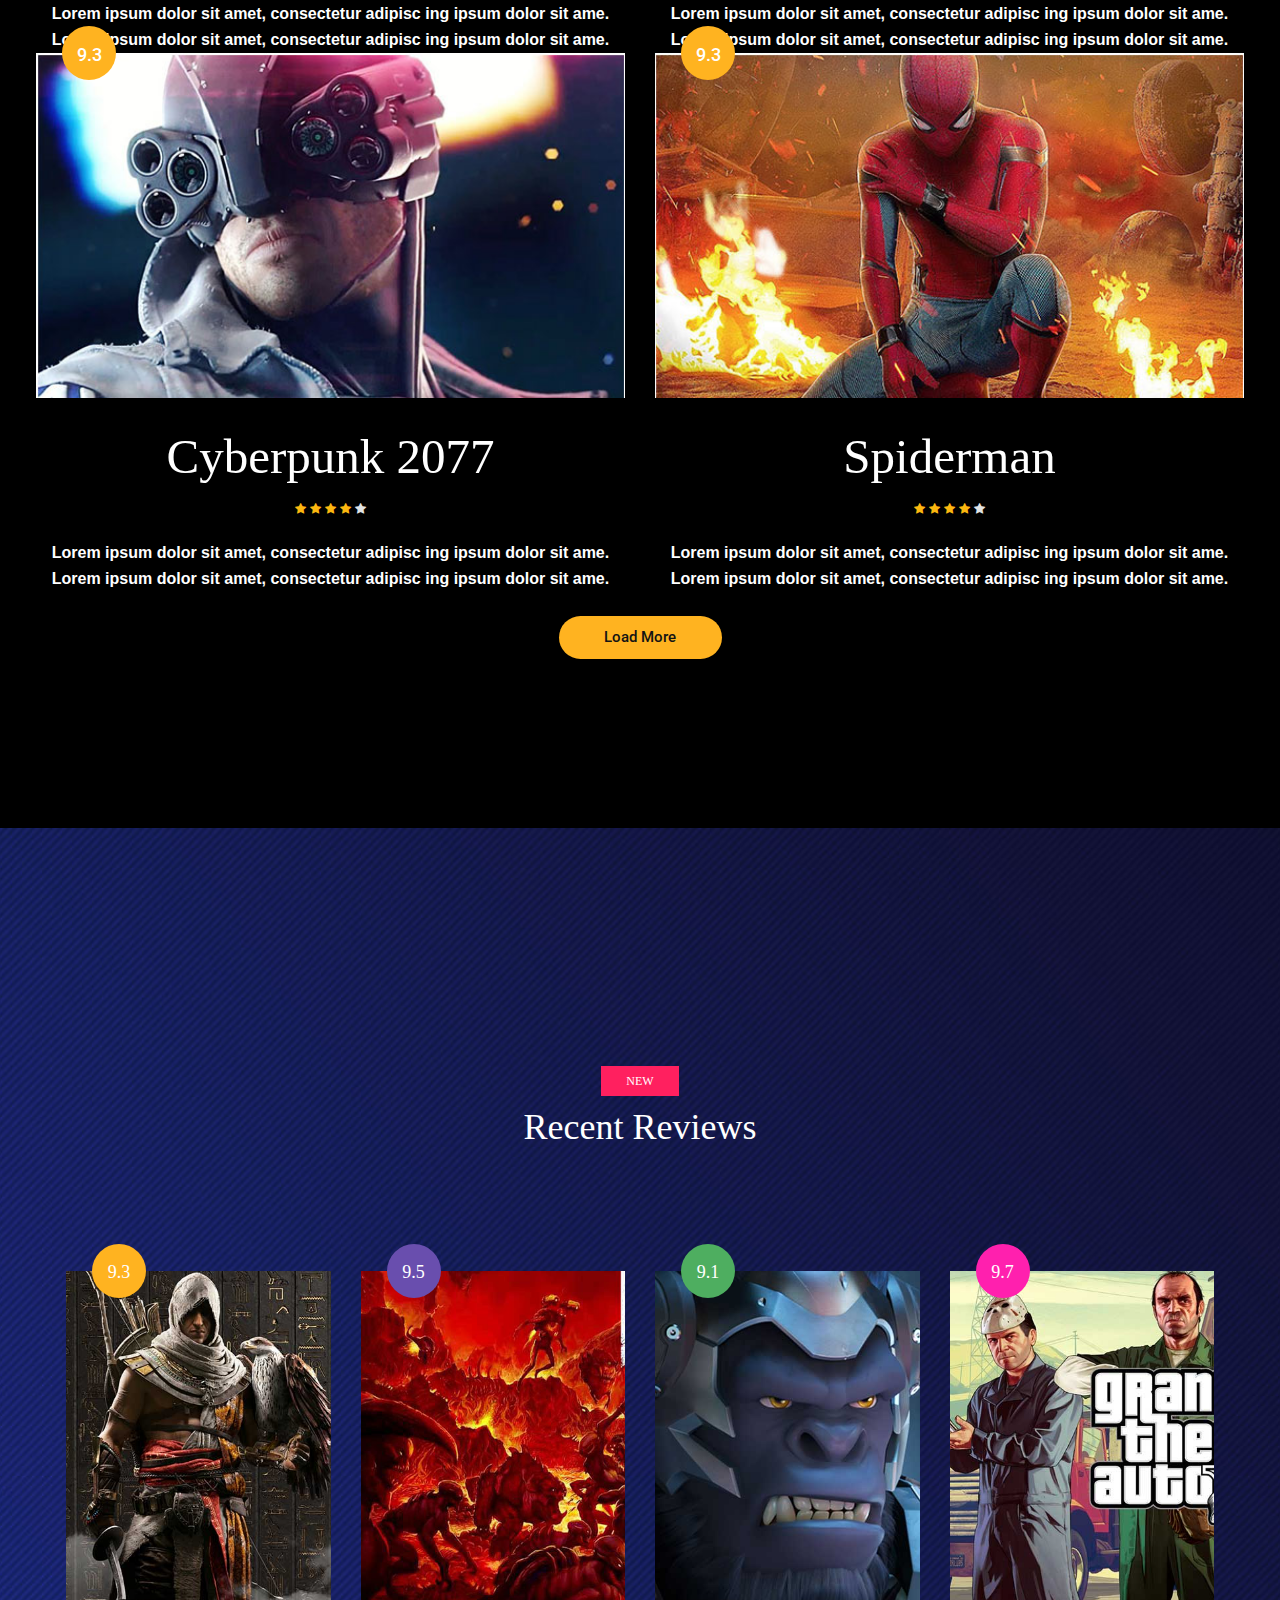
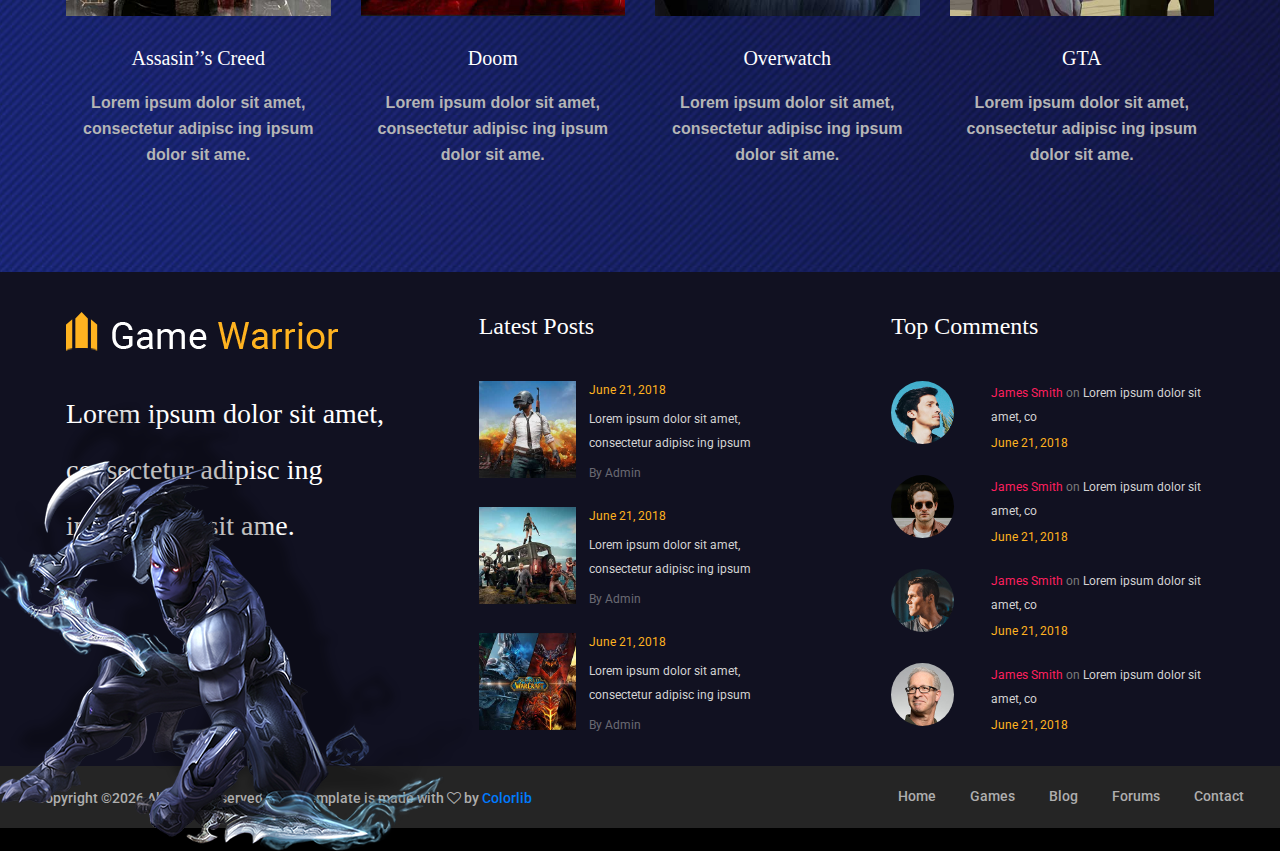
<file: The Octaverse/review.html>
<!DOCTYPE html>
<html lang="zxx">
<head>
	<title>Game Warrior Template</title>
	<meta charset="UTF-8">
	<meta name="description" content="Game Warrior Template">
	<meta name="keywords" content="warrior, game, creative, html">
	<meta name="viewport" content="width=device-width, initial-scale=1.0">
	<!-- Favicon -->   
	<link href="img/favicon.ico" rel="shortcut icon"/>

	<!-- Google Fonts -->
	<link href="https://fonts.googleapis.com/css?family=Roboto:400,400i,500,500i,700,700i" rel="stylesheet">

	<!-- Stylesheets -->
	<link rel="stylesheet" href="css/bootstrap.min.css"/>
	<link rel="stylesheet" href="css/font-awesome.min.css"/>
	<link rel="stylesheet" href="css/owl.carousel.css"/>
	<link rel="stylesheet" href="css/style.css"/>
	<link rel="stylesheet" href="css/animate.css"/>


	<!--[if lt IE 9]>
	  <script src="https://oss.maxcdn.com/html5shiv/3.7.2/html5shiv.min.js"></script>
	  <script src="https://oss.maxcdn.com/respond/1.4.2/respond.min.js"></script>
	<![endif]-->

</head>
<body>
	<!-- Page Preloder -->
	<div id="preloder">
		<div class="loader"></div>
	</div>

	<!-- Header section -->
	<header class="header-section">
		<div class="container">
			<!-- logo -->
			<a class="site-logo" href="index.html">
				<img src="img/logo.png" alt="">
			</a>
			<div class="user-panel">
				<a href="#">Login</a>  /  <a href="#">Register</a>
			</div>
			<!-- responsive -->
			<div class="nav-switch">
				<i class="fa fa-bars"></i>
			</div>
			<!-- site menu -->
			<nav class="main-menu">
				<ul>
					<li><a href="index.html">Home</a></li>
					<li><a href="review.html">Games</a></li>
					<li><a href="categories.html">Blog</a></li>
					<li><a href="community.html">Forums</a></li>
					<li><a href="contact.html">Contact</a></li>
				</ul>
			</nav>
		</div>
	</header>
	<!-- Header section end -->


	<!-- Latest news section -->
	<div class="latest-news-section">
		<div class="ln-title">Latest News</div>
		<div class="news-ticker">
			<div class="news-ticker-contant">
				<div class="nt-item"><span class="new">new</span>Lorem ipsum dolor sit amet, consectetur adipiscing elit. </div>
				<div class="nt-item"><span class="strategy">strategy</span>Isum dolor sit amet, consectetur adipiscing elit. </div>
				<div class="nt-item"><span class="racing">racing</span>Isum dolor sit amet, consectetur adipiscing elit. </div>
			</div>
		</div>
	</div>
	<!-- Latest news section end -->


	<!-- Page info section -->
	<section class="page-info-section set-bg" data-setbg="img/page-top-bg/3.jpg">
		<div class="pi-content">
			<div class="container">
				<div class="row">
					<div class="col-xl-5 col-lg-6 text-white">
						<h2>Game reviews</h2>
						<p>Lorem ipsum dolor sit amet, consectetur adipiscing elit. Donec malesuada lorem maximus mauris scelerisque, at rutrum nulla dictum.</p>
					</div>
				</div>
			</div>
		</div>
	</section>
	<!-- Page info section -->


	<!-- Page section -->
	<section class="page-section review-page spad">
		<div class="container">
			<div class="row">
				<div class="col-md-6">
					<div class="review-item">
						<div class="review-cover set-bg" data-setbg="img/review/5.jpg">
							<div class="score yellow">9.3</div>
						</div>
						<div class="review-text">
							<h4>Overwatch Halloween</h4>
							<div class="rating">
								<i class="fa fa-star"></i>
								<i class="fa fa-star"></i>
								<i class="fa fa-star"></i>
								<i class="fa fa-star"></i>
								<i class="fa fa-star is-fade"></i>
							</div>
							<p>Lorem ipsum dolor sit amet, consectetur adipisc ing ipsum dolor sit ame. Lorem ipsum dolor sit amet, consectetur adipisc ing ipsum dolor sit ame.</p>
						</div>
					</div>
				</div>
				<div class="col-md-6">
					<div class="review-item">
						<div class="review-cover set-bg" data-setbg="img/review/6.jpg">
							<div class="score yellow">9.3</div>
						</div>
						<div class="review-text">
							<h4>Grand Theft Auto</h4>
							<div class="rating">
								<i class="fa fa-star"></i>
								<i class="fa fa-star"></i>
								<i class="fa fa-star"></i>
								<i class="fa fa-star"></i>
								<i class="fa fa-star is-fade"></i>
							</div>
							<p>Lorem ipsum dolor sit amet, consectetur adipisc ing ipsum dolor sit ame. Lorem ipsum dolor sit amet, consectetur adipisc ing ipsum dolor sit ame.</p>
						</div>
					</div>
				</div>
				<div class="col-md-6">
					<div class="review-item">
						<div class="review-cover set-bg" data-setbg="img/review/7.jpg">
							<div class="score yellow">9.3</div>
						</div>
						<div class="review-text">
							<h4>Avatar</h4>
							<div class="rating">
								<i class="fa fa-star"></i>
								<i class="fa fa-star"></i>
								<i class="fa fa-star"></i>
								<i class="fa fa-star"></i>
								<i class="fa fa-star is-fade"></i>
							</div>
							<p>Lorem ipsum dolor sit amet, consectetur adipisc ing ipsum dolor sit ame. Lorem ipsum dolor sit amet, consectetur adipisc ing ipsum dolor sit ame.</p>
						</div>
					</div>
				</div>
				<div class="col-md-6">
					<div class="review-item">
						<div class="review-cover set-bg" data-setbg="img/review/8.jpg">
							<div class="score yellow">9.3</div>
						</div>
						<div class="review-text">
							<h4>Anthem</h4>
							<div class="rating">
								<i class="fa fa-star"></i>
								<i class="fa fa-star"></i>
								<i class="fa fa-star"></i>
								<i class="fa fa-star"></i>
								<i class="fa fa-star is-fade"></i>
							</div>
							<p>Lorem ipsum dolor sit amet, consectetur adipisc ing ipsum dolor sit ame. Lorem ipsum dolor sit amet, consectetur adipisc ing ipsum dolor sit ame.</p>
						</div>
					</div>
				</div>
				<div class="col-md-6">
					<div class="review-item">
						<div class="review-cover set-bg" data-setbg="img/review/9.jpg">
							<div class="score yellow">9.3</div>
						</div>
						<div class="review-text">
							<h4>Cyberpunk 2077</h4>
							<div class="rating">
								<i class="fa fa-star"></i>
								<i class="fa fa-star"></i>
								<i class="fa fa-star"></i>
								<i class="fa fa-star"></i>
								<i class="fa fa-star is-fade"></i>
							</div>
							<p>Lorem ipsum dolor sit amet, consectetur adipisc ing ipsum dolor sit ame. Lorem ipsum dolor sit amet, consectetur adipisc ing ipsum dolor sit ame.</p>
						</div>
					</div>
				</div>
				<div class="col-md-6">
					<div class="review-item">
						<div class="review-cover set-bg" data-setbg="img/review/10.jpg">
							<div class="score yellow">9.3</div>
						</div>
						<div class="review-text">
							<h4>Spiderman</h4>
							<div class="rating">
								<i class="fa fa-star"></i>
								<i class="fa fa-star"></i>
								<i class="fa fa-star"></i>
								<i class="fa fa-star"></i>
								<i class="fa fa-star is-fade"></i>
							</div>
							<p>Lorem ipsum dolor sit amet, consectetur adipisc ing ipsum dolor sit ame. Lorem ipsum dolor sit amet, consectetur adipisc ing ipsum dolor sit ame.</p>
						</div>
					</div>
				</div>
			</div>
			<div class="text-center pt-4">
				<button class="site-btn btn-sm">Load More</button>
			</div>
		</div>
	</section>
	<!-- Page section end -->


	<!-- Review section -->
	<section class="review-section review-dark spad set-bg" data-setbg="img/review-bg-2.jpg">
		<div class="container">
			<div class="section-title text-white">
				<div class="cata new">new</div>
				<h2>Recent Reviews</h2>
			</div>
			<div class="row text-white">
				<div class="col-lg-3 col-md-6">
					<div class="review-item">
						<div class="review-cover set-bg" data-setbg="img/review/1.jpg">
							<div class="score yellow">9.3</div>
						</div>
						<div class="review-text">
							<h5>Assasin’’s Creed</h5>
							<p>Lorem ipsum dolor sit amet, consectetur adipisc ing ipsum dolor sit ame.</p>
						</div>
					</div>
				</div>
				<div class="col-lg-3 col-md-6">
					<div class="review-item">
						<div class="review-cover set-bg" data-setbg="img/review/2.jpg">
							<div class="score purple">9.5</div>
						</div>
						<div class="review-text">
							<h5>Doom</h5>
							<p>Lorem ipsum dolor sit amet, consectetur adipisc ing ipsum dolor sit ame.</p>
						</div>
					</div>
				</div>
				<div class="col-lg-3 col-md-6">
					<div class="review-item">
						<div class="review-cover set-bg" data-setbg="img/review/3.jpg">
							<div class="score green">9.1</div>
						</div>
						<div class="review-text">
							<h5>Overwatch</h5>
							<p>Lorem ipsum dolor sit amet, consectetur adipisc ing ipsum dolor sit ame.</p>
						</div>
					</div>
				</div>
				<div class="col-lg-3 col-md-6">
					<div class="review-item">
						<div class="review-cover set-bg" data-setbg="img/review/4.jpg">
							<div class="score pink">9.7</div>
						</div>
						<div class="review-text">
							<h5>GTA</h5>
							<p>Lorem ipsum dolor sit amet, consectetur adipisc ing ipsum dolor sit ame.</p>
						</div>
					</div>
				</div>
			</div>
		</div>
	</section>
	<!-- Review section end -->


	<!-- Footer top section -->
	<section class="footer-top-section">
		<div class="container">
			<div class="footer-top-bg">
				<img src="img/footer-top-bg.png" alt="">
			</div>
			<div class="row">
				<div class="col-lg-4">
					<div class="footer-logo text-white">
						<img src="img/footer-logo.png" alt="">
						<p>Lorem ipsum dolor sit amet, consectetur adipisc ing ipsum dolor sit ame.</p>
					</div>
				</div>
				<div class="col-lg-4 col-md-6">
					<div class="footer-widget mb-5 mb-md-0">
						<h4 class="fw-title">Latest Posts</h4>
						<div class="latest-blog">
							<div class="lb-item">
								<div class="lb-thumb set-bg" data-setbg="img/latest-blog/1.jpg"></div>
								<div class="lb-content">
									<div class="lb-date">June 21, 2018</div>
									<p>Lorem ipsum dolor sit amet, consectetur adipisc ing ipsum </p>
									<a href="#" class="lb-author">By Admin</a>
								</div>
							</div>
							<div class="lb-item">
								<div class="lb-thumb set-bg" data-setbg="img/latest-blog/2.jpg"></div>
								<div class="lb-content">
									<div class="lb-date">June 21, 2018</div>
									<p>Lorem ipsum dolor sit amet, consectetur adipisc ing ipsum </p>
									<a href="#" class="lb-author">By Admin</a>
								</div>
							</div>
							<div class="lb-item">
								<div class="lb-thumb set-bg" data-setbg="img/latest-blog/3.jpg"></div>
								<div class="lb-content">
									<div class="lb-date">June 21, 2018</div>
									<p>Lorem ipsum dolor sit amet, consectetur adipisc ing ipsum </p>
									<a href="#" class="lb-author">By Admin</a>
								</div>
							</div>
						</div>
					</div>
				</div>
				<div class="col-lg-4 col-md-6">
					<div class="footer-widget">
						<h4 class="fw-title">Top Comments</h4>
						<div class="top-comment">
							<div class="tc-item">
								<div class="tc-thumb set-bg" data-setbg="img/authors/1.jpg"></div>
								<div class="tc-content">
									<p><a href="#">James Smith</a> <span>on</span>  Lorem ipsum dolor sit amet, co</p>
									<div class="tc-date">June 21, 2018</div>
								</div>
							</div>
							<div class="tc-item">
								<div class="tc-thumb set-bg" data-setbg="img/authors/2.jpg"></div>
								<div class="tc-content">
									<p><a href="#">James Smith</a> <span>on</span>  Lorem ipsum dolor sit amet, co</p>
									<div class="tc-date">June 21, 2018</div>
								</div>
							</div>
							<div class="tc-item">
								<div class="tc-thumb set-bg" data-setbg="img/authors/3.jpg"></div>
								<div class="tc-content">
									<p><a href="#">James Smith</a> <span>on</span>  Lorem ipsum dolor sit amet, co</p>
									<div class="tc-date">June 21, 2018</div>
								</div>
							</div>
							<div class="tc-item">
								<div class="tc-thumb set-bg" data-setbg="img/authors/4.jpg"></div>
								<div class="tc-content">
									<p><a href="#">James Smith</a> <span>on</span>  Lorem ipsum dolor sit amet, co</p>
									<div class="tc-date">June 21, 2018</div>
								</div>
							</div>
						</div>
					</div>
				</div>
			</div>
		</div>
	</section>
	<!-- Footer top section end -->

	
	<!-- Footer section -->
	<footer class="footer-section">
		<div class="container">
			<ul class="footer-menu">
				<li><a href="index.html">Home</a></li>
				<li><a href="review.html">Games</a></li>
				<li><a href="categories.html">Blog</a></li>
				<li><a href="community.html">Forums</a></li>
				<li><a href="contact.html">Contact</a></li>
			</ul>
			<p class="copyright"><!-- Link back to Colorlib can't be removed. Template is licensed under CC BY 3.0. -->
Copyright &copy;<script>document.write(new Date().getFullYear());</script> All rights reserved | This template is made with <i class="fa fa-heart-o" aria-hidden="true"></i> by <a href="https://colorlib.com" target="_blank">Colorlib</a>
<!-- Link back to Colorlib can't be removed. Template is licensed under CC BY 3.0. -->
</p>
		</div>
	</footer>
	<!-- Footer section end -->


	<!--====== Javascripts & Jquery ======-->
	<script src="js/jquery-3.2.1.min.js"></script>
	<script src="js/bootstrap.min.js"></script>
	<script src="js/owl.carousel.min.js"></script>
	<script src="js/jquery.marquee.min.js"></script>
	<script src="js/main.js"></script>
    </body>
</html>
</file>
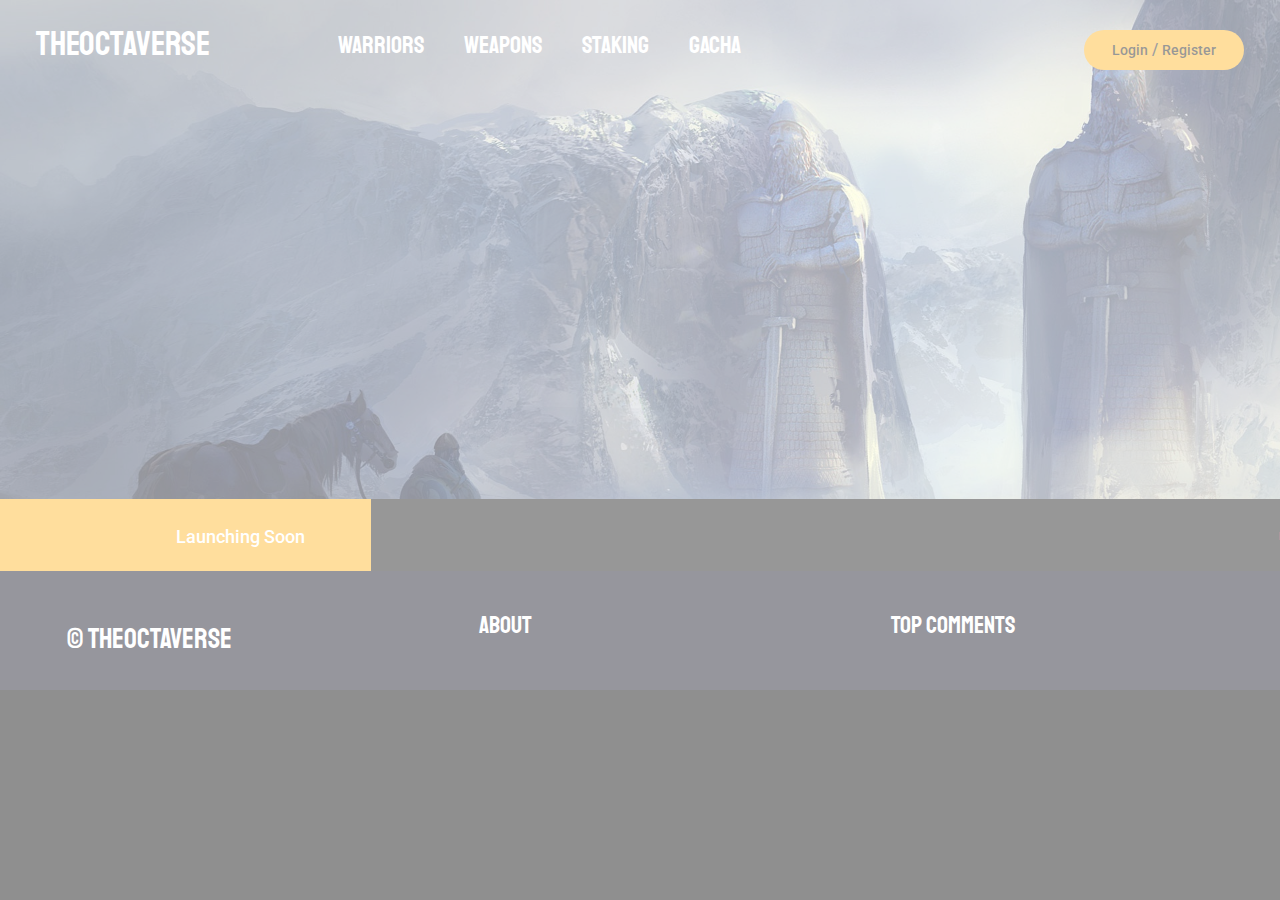
<file: The Octaverse/staking.html>
<!DOCTYPE html>
<html lang="en">
<head>
	<title>The Octaverse</title>
	<meta charset="UTF-8">
	<meta name="description" content="Game Warrior Template">
	<meta name="keywords" content="warrior, game, creative, html">
	<meta name="viewport" content="width=device-width, initial-scale=1.0">
	<!-- Favicon -->   
	<link href="img/favicon.ico" rel="shortcut icon"/>

	<!-- Google Fonts -->
	<link href="https://fonts.googleapis.com/css?family=Roboto:400,400i,500,500i,700,700i" rel="stylesheet">
	<link rel="preconnect" href="https://fonts.googleapis.com">
    <link rel="preconnect" href="https://fonts.gstatic.com" crossorigin>
    <link href="https://fonts.googleapis.com/css2?family=Staatliches&display=swap" rel="stylesheet">

	<!-- Stylesheets -->
	<link rel="stylesheet" href="css/bootstrap.min.css"/>
	<link rel="stylesheet" href="css/font-awesome.min.css"/>
	<link rel="stylesheet" href="css/owl.carousel.css"/>
	<link rel="stylesheet" href="css/style.css"/>
	<link rel="stylesheet" href="css/animate.css"/>


	<!--[if lt IE 9]>
	  <script src="https://oss.maxcdn.com/html5shiv/3.7.2/html5shiv.min.js"></script>
	  <script src="https://oss.maxcdn.com/respond/1.4.2/respond.min.js"></script>
	<![endif]-->

</head>
<body>
	<!-- Page Preloder -->
	<div id="preloder">
		<div class="loader"></div>
	</div>

	<!-- Header section -->
	<header class="header-section">
		<div class="container" style="display:flex;justify-content: space-between;">
			<!-- logo -->
			<!-- responsive -->
			<a class="site-logo nav_a" href="index.html">TheOctaverse</a>
			<!-- <div class="nav-switch">
				<i class="fa fa-bars"></i>
			</div>	 -->
         
		    <div class="container_nav nav-switch" onclick="f()">
                 <div class="bar1"></div>
                 <div class="bar2"></div>
                 <div class="bar3"></div>
            </div>

			
			<div class="header__links_nav" >
					<!--<li><a href="index.html">Home</a></li>-->					
					<a class="header__link_nav" href="warriors.html">Warriors</a>
					<a class="header__link_nav" href="weapons.html">Weapons</a>
					<a class="header__link_nav" href="staking.html">Staking</a>
					<a class="header__link_nav" href="gacha.html">Gacha</a>
					<div class="user-panel_nav">
				         <a href="#">Login</a>  /  <a href="#">Register</a>						 
			        </div>
			</div>
			<!-- site menu -->
			<div class="header__links" >
					<!--<li><a href="index.html">Home</a></li>-->
					<a class="site-logo" href="index.html">TheOctaverse</a>
					<a class="header__link" href="warriors.html">Warriors</a>
					<a class="header__link" href="weapons.html">Weapons</a>
					<a class="header__link" href="staking.html">Staking</a>
					<a class="header__link" href="gacha.html">Gacha</a>

			</div>
			<div class="user-panel">
				<a href="#">Login</a>  /  <a href="#">Register</a>
			</div>
        </div>
	</header>
	<!-- Header section end -->


	<!-- Page info section -->
	<section class="page-info-section set-bg" data-setbg="img/page-top-bg/8.jpg">
		<div class="pi-content">
			<div class="container">
				<div class="row">
					<!--<div class="col-xl-5 col-lg-6 text-white">
						<h2>Our Community</h2>
						<p>Lorem ipsum dolor sit amet, consectetur adipiscing elit. Donec malesuada lorem maximus mauris scelerisque, at rutrum nulla dictum.</p>
					</div>-->
				</div>
			</div>
		</div>
	</section>
	<!-- Page info section -->

   <!-- Latest news section -->
	<div class="latest-news-section">
		<div class="ln-title">Launching Soon</div>
		<div class="news-ticker">
			<div class="news-ticker-contant">
				<div class="nt-item"><span class="new"></span>The Octaverse</div>
				<div class="nt-item"><span class="strategy"></span>The Octaverse</div>
				<div class="nt-item"><span class="racing"></span>The Octaverse</div>
			</div>
		</div>
	</div>
	<!-- Latest news section end -->

	<!-- Page section -->
	<!--<section class="page-section community-page set-bg" data-setbg="img/community-bg.jpg">
		<div class="community-warp spad">
			<div class="container">
				<div class="row">
					<div class="col-md-6">
						<h3 class="community-top-title">All Members (344)</h3>
					</div>
					<div class="col-md-6 text-lg-right">
						<form class="community-filter">
							<label for="fdf5">Show</label>
							<select id="fdf5">
								<option value="#">Everything</option>
								<option value="#">Everything</option>
							</select>
						</form>
					</div>
				</div>
				<ul class="community-post-list">
					<li>
						<div class="community-post">
							<div class="author-avator set-bg" data-setbg="img/authors/1.jpg"></div>
							<div class="post-content">
								<h5>James Smith<span>posted an update</span></h5>
								<div class="post-date">June 21, 2018</div>
								<p>Lorem ipsum dolor sit amet, cdictum nisl onsectetur adipisc ing ipsum dolor sit ame. Lorem ipsum dolor sit amet, consectetur adipisc ing ipsum dolor sit ame.Donec venenatis at eros sit amet aliquam. Donec vel orci efficitur, dictum nisl vitae, scelerisque nibh. Curabitur eget ipsum pulvinar nunc gravida interdum. </p>
							</div>
						</div>
					</li>
					<li>
						<div class="community-post">
							<div class="author-avator set-bg" data-setbg="img/authors/8.jpg"></div>
							<div class="post-content">
								<h5>Partik Williams<span>posted an update</span></h5>
								<div class="post-date">June 21, 2018</div>
								<p>Lorem ipsum dolor sit amet, cdictum nisl onsectetur adipisc ing ipsum dolor sit ame. Lorem ipsum dolor sit amet, consectetur adipisc ing ipsum dolor sit ame.Donec venenatis at eros sit amet aliquam. Donec vel orci efficitur, dictum nisl vitae, scelerisque nibh. Curabitur eget ipsum pulvinar nunc gravida interdum. </p>
								<div class="attachment-file">
									<img src="img/attachment.jpg" alt="">
								</div>
							</div>
						</div>
					</li>
					<li>
						<div class="community-post">
							<div class="author-avator set-bg" data-setbg="img/authors/5.jpg"></div>
							<div class="post-content">
								<h5>Cris The Man<span>posted an update</span></h5>
								<div class="post-date">June 21, 2018</div>
								<p>Lorem ipsum dolor sit amet, cdictum nisl onsectetur adipisc ing ipsum dolor sit ame. Lorem ipsum dolor sit amet, consectetur adipisc ing ipsum dolor sit ame.Donec venenatis at eros sit amet aliquam. Donec vel orci efficitur, dictum nisl vitae, scelerisque nibh. Curabitur eget ipsum pulvinar nunc gravida interdum. </p>
							</div>
						</div>
					</li>
					<li>
						<div class="community-post">
							<div class="author-avator set-bg" data-setbg="img/authors/1.jpg"></div>
							<div class="post-content">
								<h5>James Smith<span>posted an update</span></h5>
								<div class="post-date">June 21, 2018</div>
								<p>Lorem ipsum dolor sit amet, cdictum nisl onsectetur adipisc ing ipsum dolor sit ame. Lorem ipsum dolor sit amet, consectetur adipisc ing ipsum dolor sit ame.Donec venenatis at eros sit amet aliquam. Donec vel orci efficitur, dictum nisl vitae, scelerisque nibh. Curabitur eget ipsum pulvinar nunc gravida interdum. </p>
							</div>
						</div>
					</li>
					<li>
						<div class="community-post">
							<div class="author-avator set-bg" data-setbg="img/authors/4.jpg"></div>
							<div class="post-content">
								<h5>Cris The Man<span>posted an update</span></h5>
								<div class="post-date">June 21, 2018</div>
								<p>Lorem ipsum dolor sit amet, cdictum nisl onsectetur adipisc ing ipsum dolor sit ame. Lorem ipsum dolor sit amet, consectetur adipisc ing ipsum dolor sit ame.Donec venenatis at eros sit amet aliquam. Donec vel orci efficitur, dictum nisl vitae, scelerisque nibh. Curabitur eget ipsum pulvinar nunc gravida interdum. </p>
							</div>
						</div>
					</li>
					<li>
						<div class="community-post">
							<div class="author-avator set-bg" data-setbg="img/authors/6.jpg"></div>
							<div class="post-content">
								<h5>James Smith<span>posted an update</span></h5>
								<div class="post-date">June 21, 2018</div>
								<p>Lorem ipsum dolor sit amet, cdictum nisl onsectetur adipisc ing ipsum dolor sit ame. Lorem ipsum dolor sit amet, consectetur adipisc ing ipsum dolor sit ame.Donec venenatis at eros sit amet aliquam. Donec vel orci efficitur, dictum nisl vitae, scelerisque nibh. Curabitur eget ipsum pulvinar nunc gravida interdum. </p>
							</div>
						</div>
					</li>
					<li>
						<div class="community-post">
							<div class="author-avator set-bg" data-setbg="img/authors/7.jpg"></div>
							<div class="post-content">
								<h5>Maria Doe<span>posted an update</span></h5>
								<div class="post-date">June 21, 2018</div>
								<p>Lorem ipsum dolor sit amet, cdictum nisl onsectetur adipisc ing ipsum dolor sit ame. Lorem ipsum dolor sit amet, consectetur adipisc ing ipsum dolor sit ame.Donec venenatis at eros sit amet aliquam. Donec vel orci efficitur, dictum nisl vitae, scelerisque nibh. Curabitur eget ipsum pulvinar nunc gravida interdum. </p>
							</div>
						</div>
					</li>
				</ul>
				<div class="site-pagination sp-style-2">
					<span class="active">01.</span>
					<a href="#">02.</a>
					<a href="#">03.</a>
				</div>
			</div>
		</div>
	</section>-->
	<!-- Page section end -->


	<!-- Footer top section -->
	<section class="footer-top-section">
		<div class="container">
			<!--<div class="footer-top-bg">
				<img src="img/footer-top-bg.png" alt="">
			</div>-->
			<div class="row">
				<div class="col-lg-4">
					<div class="footer-logo text-white">
						<!--<img src="img/footer-logo.png" alt="">-->
						<p>© TheOctaverse</p>
					</div>
				</div>
				<div class="col-lg-4 col-md-6">
					<div class="footer-widget mb-5 mb-md-0">
						<h4 class="fw-title">About</h4>
						<!--<div class="latest-blog">
							<div class="lb-item">
								<div class="lb-thumb set-bg" data-setbg="img/latest-blog/1.jpg"></div>
								<div class="lb-content">
									<div class="lb-date">June 21, 2018</div>
									<p>Lorem ipsum dolor sit amet, consectetur adipisc ing ipsum </p>
									<a href="#" class="lb-author">By Admin</a>
								</div>
							</div>
							<div class="lb-item">
								<div class="lb-thumb set-bg" data-setbg="img/latest-blog/2.jpg"></div>
								<div class="lb-content">
									<div class="lb-date">June 21, 2018</div>
									<p>Lorem ipsum dolor sit amet, consectetur adipisc ing ipsum </p>
									<a href="#" class="lb-author">By Admin</a>
								</div>
							</div>-->
							<!--<div class="lb-item">
								<div class="lb-thumb set-bg" data-setbg="img/latest-blog/3.jpg"></div>
								<div class="lb-content">
									<div class="lb-date">June 21, 2018</div>
									<p>Lorem ipsum dolor sit amet, consectetur adipisc ing ipsum </p>
									<a href="#" class="lb-author">By Admin</a>
								</div>
							</div>
						</div>-->
					</div>
				</div>
				<div class="col-lg-4 col-md-6">
					<div class="footer-widget">
						<h4 class="fw-title">Top Comments</h4>
						<!--<div class="top-comment">
							<div class="tc-item">
								<div class="tc-thumb set-bg" data-setbg="img/authors/1.jpg"></div>
								<div class="tc-content">
									<p><a href="#">James Smith</a> <span>on</span>  Lorem ipsum dolor sit amet, co</p>
									<div class="tc-date">June 21, 2018</div>
								</div>
							</div>
							<div class="tc-item">
								<div class="tc-thumb set-bg" data-setbg="img/authors/2.jpg"></div>
								<div class="tc-content">
									<p><a href="#">James Smith</a> <span>on</span>  Lorem ipsum dolor sit amet, co</p>
									<div class="tc-date">June 21, 2018</div>
								</div>
							</div>
							<div class="tc-item">
								<div class="tc-thumb set-bg" data-setbg="img/authors/3.jpg"></div>
								<div class="tc-content">
									<p><a href="#">James Smith</a> <span>on</span>  Lorem ipsum dolor sit amet, co</p>
									<div class="tc-date">June 21, 2018</div>
								</div>
							</div>-->
							<!--<div class="tc-item">
								<div class="tc-thumb set-bg" data-setbg="img/authors/4.jpg"></div>
								<div class="tc-content">
									<p><a href="#">James Smith</a> <span>on</span>  Lorem ipsum dolor sit amet, co</p>
									<div class="tc-date">June 21, 2018</div>
								</div>
							</div>
						</div>-->
					</div>
				</div>
			</div>
		</div>
	</section>
	<!-- Footer top section end -->

	
	<!-- Footer section -->
	<!--<footer class="footer-section">
		<div class="container">
			<ul class="footer-menu">
				<li><a href="index.html">Home</a></li>
				<li><a href="review.html">Games</a></li>
				<li><a href="categories.html">Blog</a></li>
				<li><a href="community.html">Forums</a></li>
				<li><a href="contact.html">Contact</a></li>
			</ul>
			<p class="copyright">--><!-- Link back to Colorlib can't be removed. Template is licensed under CC BY 3.0. -->
<!--Copyright &copy;<script>document.write(new Date().getFullYear());</script> All rights reserved | This template is made with <i class="fa fa-heart-o" aria-hidden="true"></i> by <a href="https://colorlib.com" target="_blank">Colorlib</a>
<!-- Link back to Colorlib can't be removed. Template is licensed under CC BY 3.0. -->
<!--</p>
		</div>
	</footer>-->
	<!-- Footer section end -->


	<!--====== Javascripts & Jquery ======-->
	<script src="js/jquery-3.2.1.min.js"></script>
	<script src="js/bootstrap.min.js"></script>
	<script src="js/owl.carousel.min.js"></script>
	<script src="js/jquery.marquee.min.js"></script>
	<script src="js/main.js"></script>
	<script>
		     function f() {
                      //x.classList.toggle("change");
					  var con = document.getElementsByClassName("nav-switch")[0];
					  con.classList.toggle("change");
					  var nav_tab = document.getElementsByClassName("header__links_nav");
					  if(nav_tab[0].style.display == "block"){
					     nav_tab[0].style.display="none";
						 }else{
						 nav_tab[0].style.display = "block";
						 }
              } 
</script>
    </body>
</html>
</file>
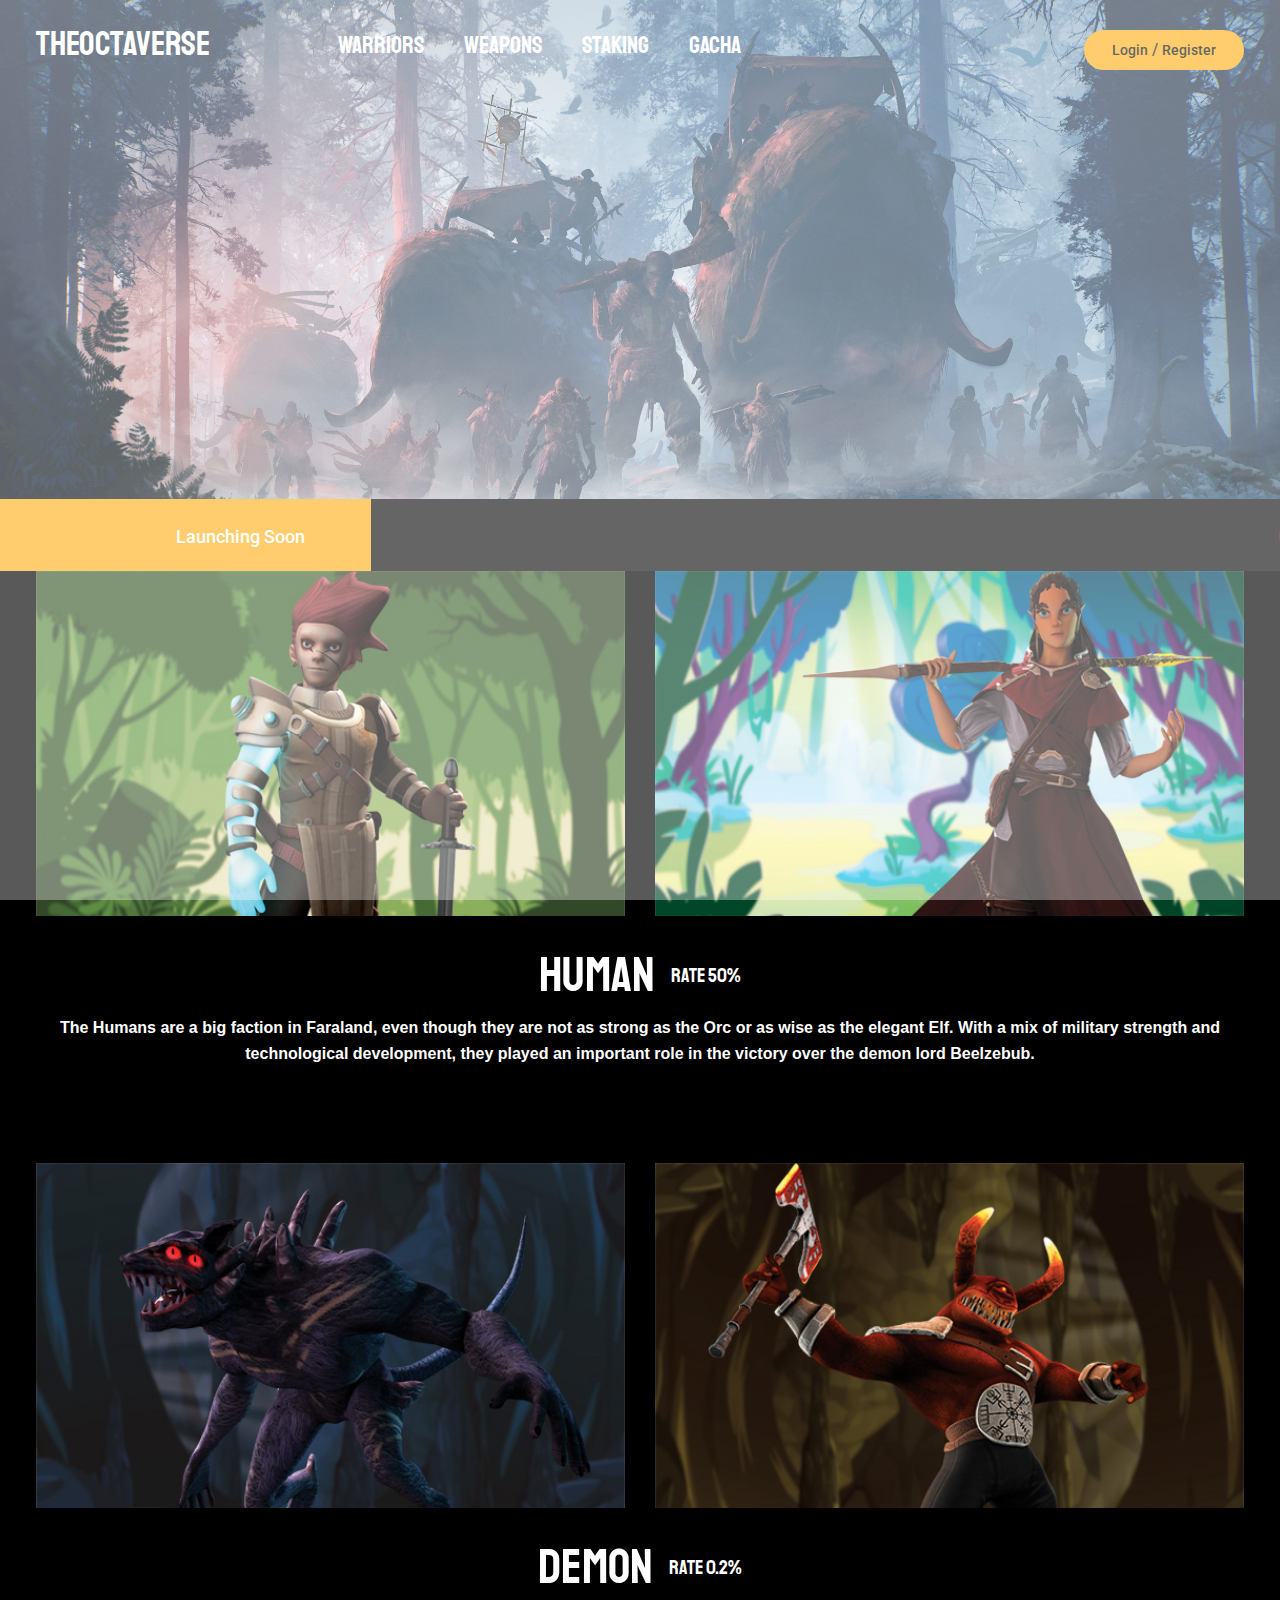
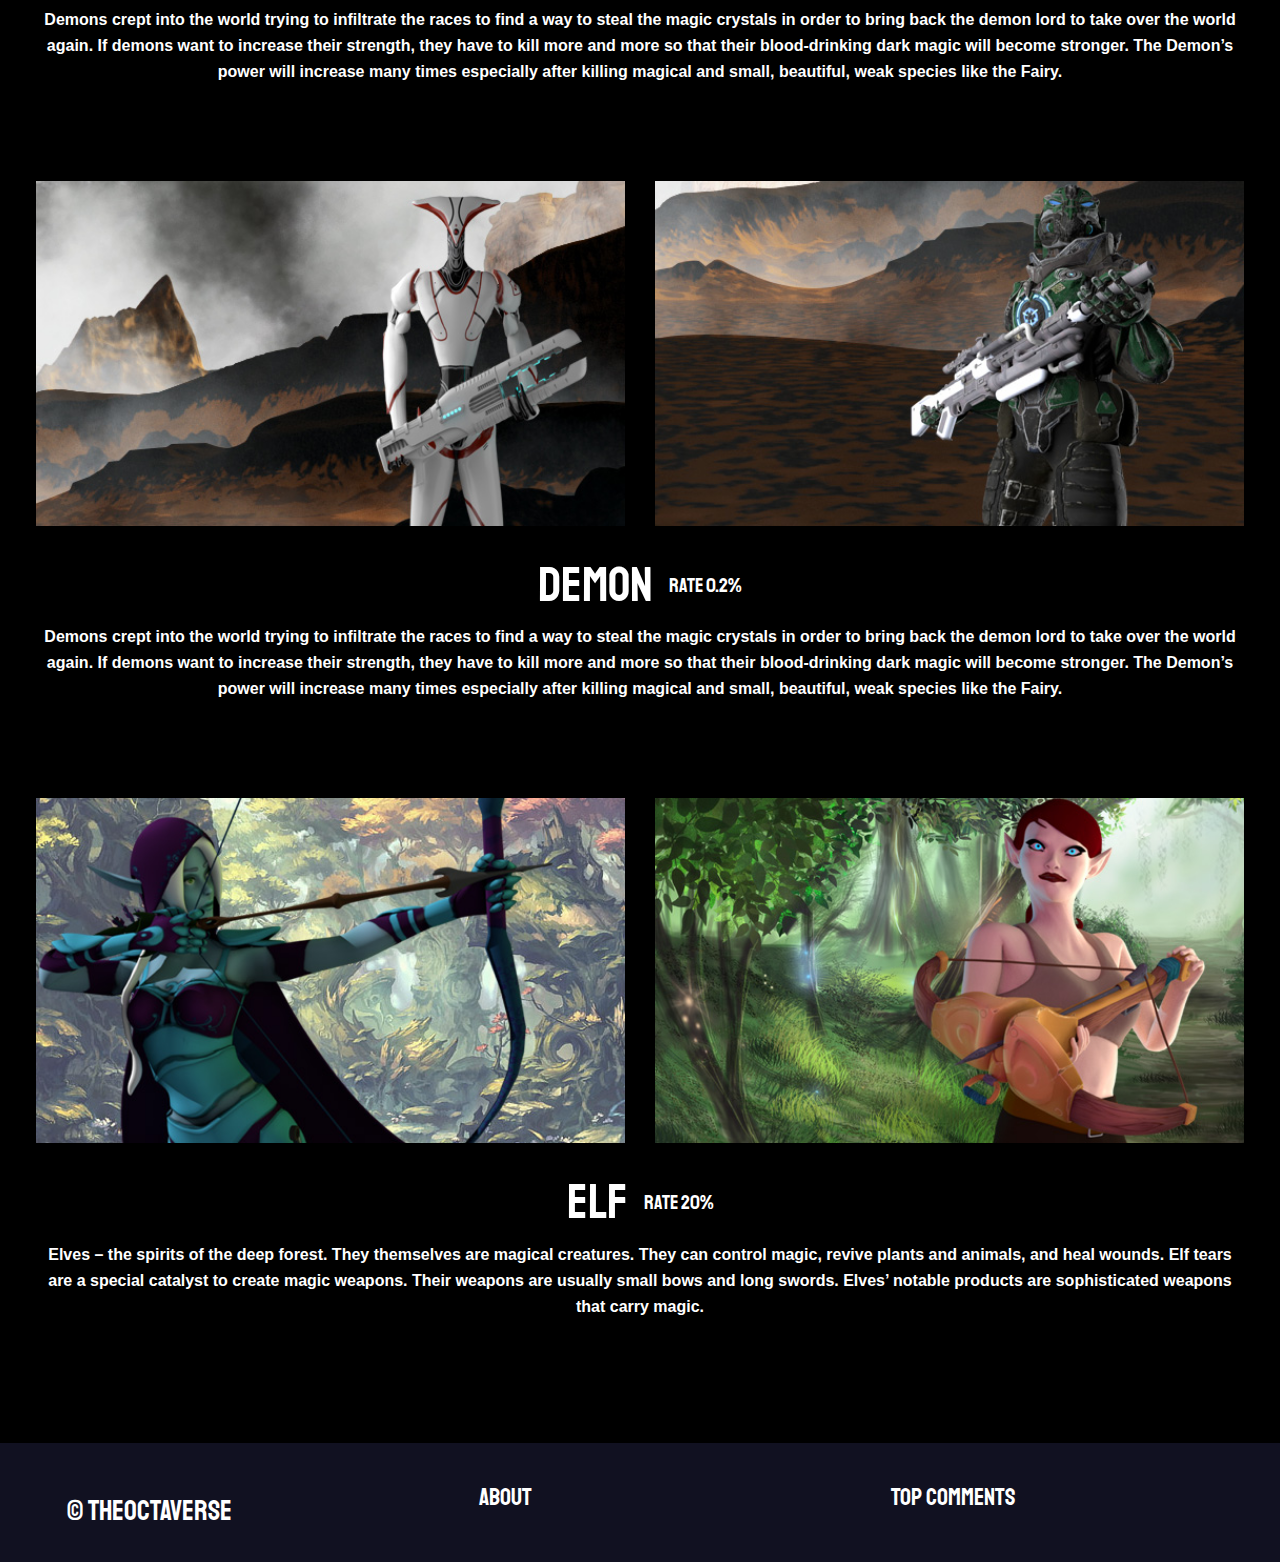
<file: The Octaverse/warriors.html>
<!DOCTYPE html>
<html lang="zxx">
<head>
	<title>The Octaverse</title>
	<meta charset="UTF-8">
	<meta name="description" content="Game Warrior Template">
	<meta name="keywords" content="warrior, game, creative, html">
	<meta name="viewport" content="width=device-width, initial-scale=1.0">
	<!-- Favicon -->   
	<link href="img/favicon.ico" rel="shortcut icon"/>

	<!-- Google Fonts -->
	<link href="https://fonts.googleapis.com/css?family=Roboto:400,400i,500,500i,700,700i" rel="stylesheet">
	<link rel="preconnect" href="https://fonts.googleapis.com">
    <link rel="preconnect" href="https://fonts.gstatic.com" crossorigin>
    <link href="https://fonts.googleapis.com/css2?family=Staatliches&display=swap" rel="stylesheet">

	<!-- Stylesheets -->
	<link rel="stylesheet" href="css/bootstrap.min.css"/>
	<link rel="stylesheet" href="css/font-awesome.min.css"/>
	<link rel="stylesheet" href="css/owl.carousel.css"/>
	<link rel="stylesheet" href="css/style.css"/>
	<link rel="stylesheet" href="css/animate.css"/>
	<link rel="stylesheet" href="css/responsive.css"/>


	<!--[if lt IE 9]>
	  <script src="https://oss.maxcdn.com/html5shiv/3.7.2/html5shiv.min.js"></script>
	  <script src="https://oss.maxcdn.com/respond/1.4.2/respond.min.js"></script>
	<![endif]-->

</head>
<body>
	<!-- Page Preloder -->
	<div id="preloder">
		<div class="loader"></div>
	</div>

	<!-- Header section -->
	
	<header class="header-section">
		<div class="container" style="display:flex;justify-content: space-between;">
			<!-- logo -->
			<!-- responsive -->
			<a class="site-logo nav_a" href="index.html">TheOctaverse</a>
			<!-- <div class="nav-switch">
				<i class="fa fa-bars"></i>
			</div>	 -->
         
		    <div class="container_nav nav-switch" onclick="f()">
                 <div class="bar1"></div>
                 <div class="bar2"></div>
                 <div class="bar3"></div>
            </div>

			
			<div class="header__links_nav" >
					<!--<li><a href="index.html">Home</a></li>-->					
					<a class="header__link_nav" href="warriors.html">Warriors</a>
					<a class="header__link_nav" href="weapons.html">Weapons</a>
					<a class="header__link_nav" href="staking.html">Staking</a>
					<a class="header__link_nav" href="gacha.html">Gacha</a>
					<div class="user-panel_nav">
				         <a href="#">Login</a>  /  <a href="#">Register</a>						 
			        </div>
			</div>
			<!-- site menu -->
			<div class="header__links" >
					<!--<li><a href="index.html">Home</a></li>-->
					<a class="site-logo" href="index.html">TheOctaverse</a>
					<a class="header__link" href="warriors.html">Warriors</a>
					<a class="header__link" href="weapons.html">Weapons</a>
					<a class="header__link" href="staking.html">Staking</a>
					<a class="header__link" href="gacha.html">Gacha</a>

			</div>
			<div class="user-panel">
				<a href="#">Login</a>  /  <a href="#">Register</a>
			</div>
        </div>
	</header>
	
	
	<!-- Header section end -->



	<!-- Page info section -->
	<section class="page-info-section set-bg" data-setbg="img/page-top-bg/6.jpg">
		<div class="pi-content">
			<div class="container">
				<div class="row">
					<!--<div class="col-xl-5 col-lg-6 text-white">
						<h2>Game reviews</h2>
						<p>Lorem ipsum dolor sit amet, consectetur adipiscing elit. Donec malesuada lorem maximus mauris scelerisque, at rutrum nulla dictum.</p>
					</div>-->
				</div>
			</div>
		</div>
	</section>
	<!-- Page info section -->

    <!-- Latest news section -->
	<div class="latest-news-section">
		<div class="ln-title">Launching Soon</div>
		<div class="news-ticker">
			<div class="news-ticker-contant">
				<div class="nt-item"><span class="new"></span>The Octaverse</div>
				<div class="nt-item"><span class="strategy"></span>The Octaverse</div>
				<div class="nt-item"><span class="racing"></span>The Octaverse</div>
			</div>
		</div>
	</div>
	<!-- Latest news section end -->
	
	
	<!-- Page section -->
	<section class="page-section review-page spad">
		<div class="container">
			<div class="row">		
			<div class="col-md-6">
					<div class="review-item">
						<div class="review-cover set-bg" data-setbg="img/review/H1.jpg">
							<!--<div class="score yellow">9.3</div>-->
						</div>
					</div>
				</div>
				<div class="col-md-6">
					<div class="review-item">
						<div class="review-cover set-bg" data-setbg="img/review/H2.jpg">
							<!--<div class="score yellow">9.3</div>-->
						</div>
					</div>
				</div>
				<div class="col-md-6 warrior_text">
					<div class="review-item">
						<div class="review-text review-war">
							<h4>Human</h4>
							<div class="rating_warriors">Rate 50%</div>
						</div>
						<p>The Humans are a big faction in Faraland, even though they are not as strong as the Orc or as wise as the elegant Elf.
						With a mix of military strength and technological development, they played an important role in the victory over the demon
						lord Beelzebub.
						</p>
					</div>
				</div>
				
				<div class="col-md-6">
					<div class="review-item">
						<div class="review-cover set-bg" data-setbg="img/review/D1.jpg">
							<!--<div class="score yellow">9.3</div>-->
						</div>
					</div>
				</div>
				<div class="col-md-6">
					<div class="review-item">
						<div class="review-cover set-bg" data-setbg="img/review/D2.jpg">
							<!--<div class="score yellow">9.3</div>-->
						</div>
					</div>
				</div>
				<div class="col-md-6 warrior_text">
					<div class="review-item">
						<div class="review-text review-war">
							<h4>Demon</h4>
							<div class="rating_warriors">Rate 0.2%</div>
						</div>
						<p>Demons crept into the world trying to infiltrate the races to find a way to steal the magic crystals in order 
						to bring back the demon lord to take over the world again. If demons want to increase their strength, they have 
						to kill more and more so that their blood-drinking dark magic will become stronger. The Demon’s power will increase 
						many times especially after killing magical and small, beautiful, weak species like the Fairy.
						</p>
					</div>
				</div>
				
				<div class="col-md-6">
					<div class="review-item">
						<div class="review-cover set-bg" data-setbg="img/review/R1.jpg">
							<!--<div class="score yellow">9.3</div>-->
						</div>
					</div>
				</div>
				<div class="col-md-6">
					<div class="review-item">
						<div class="review-cover set-bg" data-setbg="img/review/R2.jpg">
							<!--<div class="score yellow">9.3</div>-->
						</div>
					</div>
				</div>
				<div class="col-md-6 warrior_text">
					<div class="review-item">
						<div class="review-text review-war">
							<h4>Demon</h4>
							<div class="rating_warriors">Rate 0.2%</div>
						</div>
						<p>Demons crept into the world trying to infiltrate the races to find a way to steal the magic crystals in order 
						to bring back the demon lord to take over the world again. If demons want to increase their strength, they have 
						to kill more and more so that their blood-drinking dark magic will become stronger. The Demon’s power will increase 
						many times especially after killing magical and small, beautiful, weak species like the Fairy.
						</p>
					</div>
				</div>
				
				<div class="col-md-6">
					<div class="review-item">
						<div class="review-cover set-bg" data-setbg="img/review/E1.jpg">
							<!--<div class="score yellow">9.3</div>-->
						</div>
					</div>
				</div>
				<div class="col-md-6">
					<div class="review-item">
						<div class="review-cover set-bg" data-setbg="img/review/E2.jpg">
							<!--<div class="score yellow">9.3</div>-->
						</div>
					</div>
				</div>
				<div class="col-md-6 warrior_text1">
					<div class="review-item">
						<div class="review-text review-war">
							<h4>Elf</h4>
							<div class="rating_warriors">Rate 20%</div>
						</div>
						<p>Elves – the spirits of the deep forest. They themselves are magical creatures. They can control magic, revive plants
						and animals, and heal wounds. Elf tears are a special catalyst to create magic weapons. Their weapons are usually small 
						bows and long swords. Elves’ notable products are sophisticated weapons that carry magic.
						</p>
					</div>
				</div>
				
				<!--<div class="col-md-6">
					<div class="review-item">
						<div class="review-cover set-bg" data-setbg="img/review/9.jpg">
							<div class="score yellow">9.3</div>
						</div>
						<div class="review-text">
							<h4>Cyberpunk 2077</h4>
							<div class="rating">
								<i class="fa fa-star"></i>
								<i class="fa fa-star"></i>
								<i class="fa fa-star"></i>
								<i class="fa fa-star"></i>
								<i class="fa fa-star is-fade"></i>
							</div>
							<p>Lorem ipsum dolor sit amet, consectetur adipisc ing ipsum dolor sit ame. Lorem ipsum dolor sit amet, consectetur adipisc ing ipsum dolor sit ame.</p>
						</div>
					</div>
				</div>
				<div class="col-md-6">
					<div class="review-item">
						<div class="review-cover set-bg" data-setbg="img/review/10.jpg">
							<div class="score yellow">9.3</div>
						</div>
						<div class="review-text">
							<h4>Spiderman</h4>
							<div class="rating">
								<i class="fa fa-star"></i>
								<i class="fa fa-star"></i>
								<i class="fa fa-star"></i>
								<i class="fa fa-star"></i>
								<i class="fa fa-star is-fade"></i>
							</div>
							<p>Lorem ipsum dolor sit amet, consectetur adipisc ing ipsum dolor sit ame. Lorem ipsum dolor sit amet, consectetur adipisc ing ipsum dolor sit ame.</p>
						</div>
					</div>
				</div>
			</div>
			<div class="text-center pt-4">
				<button class="site-btn btn-sm">Load More</button>
			</div>-->
		</div>
	</section>
	<!-- Page section end -->


	<!-- Review section -->
	<!--<section class="review-section review-dark spad set-bg" data-setbg="img/review-bg-2.jpg">
		<div class="container">
			<div class="section-title text-white">
				<div class="cata new">new</div>
				<h2>Recent Reviews</h2>
			</div>
			<div class="row text-white">
				<div class="col-lg-3 col-md-6">
					<div class="review-item">
						<div class="review-cover set-bg" data-setbg="img/review/1.jpg">
							<div class="score yellow">9.3</div>
						</div>
						<div class="review-text">
							<h5>Assasin’’s Creed</h5>
							<p>Lorem ipsum dolor sit amet, consectetur adipisc ing ipsum dolor sit ame.</p>
						</div>
					</div>
				</div>
				<div class="col-lg-3 col-md-6">
					<div class="review-item">
						<div class="review-cover set-bg" data-setbg="img/review/2.jpg">
							<div class="score purple">9.5</div>
						</div>
						<div class="review-text">
							<h5>Doom</h5>
							<p>Lorem ipsum dolor sit amet, consectetur adipisc ing ipsum dolor sit ame.</p>
						</div>
					</div>
				</div>
				<div class="col-lg-3 col-md-6">
					<div class="review-item">
						<div class="review-cover set-bg" data-setbg="img/review/3.jpg">
							<div class="score green">9.1</div>
						</div>
						<div class="review-text">
							<h5>Overwatch</h5>
							<p>Lorem ipsum dolor sit amet, consectetur adipisc ing ipsum dolor sit ame.</p>
						</div>
					</div>
				</div>
				<div class="col-lg-3 col-md-6">
					<div class="review-item">
						<div class="review-cover set-bg" data-setbg="img/review/4.jpg">
							<div class="score pink">9.7</div>
						</div>
						<div class="review-text">
							<h5>GTA</h5>
							<p>Lorem ipsum dolor sit amet, consectetur adipisc ing ipsum dolor sit ame.</p>
						</div>
					</div>
				</div>
			</div>
		</div>
	</section>-->
	<!-- Review section end -->


	<!-- Footer top section -->
	<section class="footer-top-section">
		<div class="container">
			<!--<div class="footer-top-bg">
				<img src="img/footer-top-bg.png" alt="">
			</div>-->
			<div class="row">
				<div class="col-lg-4">
					<div class="footer-logo text-white">
						<!--<img src="img/footer-logo.png" alt="">-->
						<p>© TheOctaverse</p>
					</div>
				</div>
				<div class="col-lg-4 col-md-6">
					<div class="footer-widget mb-5 mb-md-0">
						<h4 class="fw-title">About</h4>
						<!--<div class="latest-blog">
							<div class="lb-item">
								<div class="lb-thumb set-bg" data-setbg="img/latest-blog/1.jpg"></div>
								<div class="lb-content">
									<div class="lb-date">June 21, 2018</div>
									<p>Lorem ipsum dolor sit amet, consectetur adipisc ing ipsum </p>
									<a href="#" class="lb-author">By Admin</a>
								</div>
							</div>
							<div class="lb-item">
								<div class="lb-thumb set-bg" data-setbg="img/latest-blog/2.jpg"></div>
								<div class="lb-content">
									<div class="lb-date">June 21, 2018</div>
									<p>Lorem ipsum dolor sit amet, consectetur adipisc ing ipsum </p>
									<a href="#" class="lb-author">By Admin</a>
								</div>
							</div>-->
							<!--<div class="lb-item">
								<div class="lb-thumb set-bg" data-setbg="img/latest-blog/3.jpg"></div>
								<div class="lb-content">
									<div class="lb-date">June 21, 2018</div>
									<p>Lorem ipsum dolor sit amet, consectetur adipisc ing ipsum </p>
									<a href="#" class="lb-author">By Admin</a>
								</div>
							</div>
						</div>-->
					</div>
				</div>
				<div class="col-lg-4 col-md-6">
					<div class="footer-widget">
						<h4 class="fw-title">Top Comments</h4>
						<!--<div class="top-comment">
							<div class="tc-item">
								<div class="tc-thumb set-bg" data-setbg="img/authors/1.jpg"></div>
								<div class="tc-content">
									<p><a href="#">James Smith</a> <span>on</span>  Lorem ipsum dolor sit amet, co</p>
									<div class="tc-date">June 21, 2018</div>
								</div>
							</div>
							<div class="tc-item">
								<div class="tc-thumb set-bg" data-setbg="img/authors/2.jpg"></div>
								<div class="tc-content">
									<p><a href="#">James Smith</a> <span>on</span>  Lorem ipsum dolor sit amet, co</p>
									<div class="tc-date">June 21, 2018</div>
								</div>
							</div>
							<div class="tc-item">
								<div class="tc-thumb set-bg" data-setbg="img/authors/3.jpg"></div>
								<div class="tc-content">
									<p><a href="#">James Smith</a> <span>on</span>  Lorem ipsum dolor sit amet, co</p>
									<div class="tc-date">June 21, 2018</div>
								</div>
							</div>-->
							<!--<div class="tc-item">
								<div class="tc-thumb set-bg" data-setbg="img/authors/4.jpg"></div>
								<div class="tc-content">
									<p><a href="#">James Smith</a> <span>on</span>  Lorem ipsum dolor sit amet, co</p>
									<div class="tc-date">June 21, 2018</div>
								</div>
							</div>
						</div>-->
					</div>
				</div>
			</div>
		</div>
	</section>
	<!-- Footer top section end -->

	
	<!-- Footer section -->
	<!--<footer class="footer-section">
		<div class="container">
			<ul class="footer-menu">
				<li><a href="index.html">Home</a></li>
				<li><a href="review.html">Games</a></li>
				<li><a href="categories.html">Blog</a></li>
				<li><a href="community.html">Forums</a></li>
				<li><a href="contact.html">Contact</a></li>
			</ul>
			<p class="copyright">--><!-- Link back to Colorlib can't be removed. Template is licensed under CC BY 3.0. -->
<!--Copyright &copy;<script>document.write(new Date().getFullYear());</script> All rights reserved | This template is made with <i class="fa fa-heart-o" aria-hidden="true"></i> by <a href="https://colorlib.com" target="_blank">Colorlib</a>
<!-- Link back to Colorlib can't be removed. Template is licensed under CC BY 3.0. -->
<!--</p>
		</div>
	</footer>-->
	<!-- Footer section end -->


	<!--====== Javascripts & Jquery ======-->
	<script src="js/jquery-3.2.1.min.js"></script>
	<script src="js/bootstrap.min.js"></script>
	<script src="js/owl.carousel.min.js"></script>
	<script src="js/jquery.marquee.min.js"></script>
	<script src="js/main.js"></script>
	<script>
		     function f() {
                      //x.classList.toggle("change");
					  var con = document.getElementsByClassName("nav-switch")[0];
					  con.classList.toggle("change");
					  var nav_tab = document.getElementsByClassName("header__links_nav");
					  if(nav_tab[0].style.display == "block"){
					     nav_tab[0].style.display="none";
						 }else{
						 nav_tab[0].style.display = "block";
						 }
              } 
</script>
    </body>
</html>
</file>
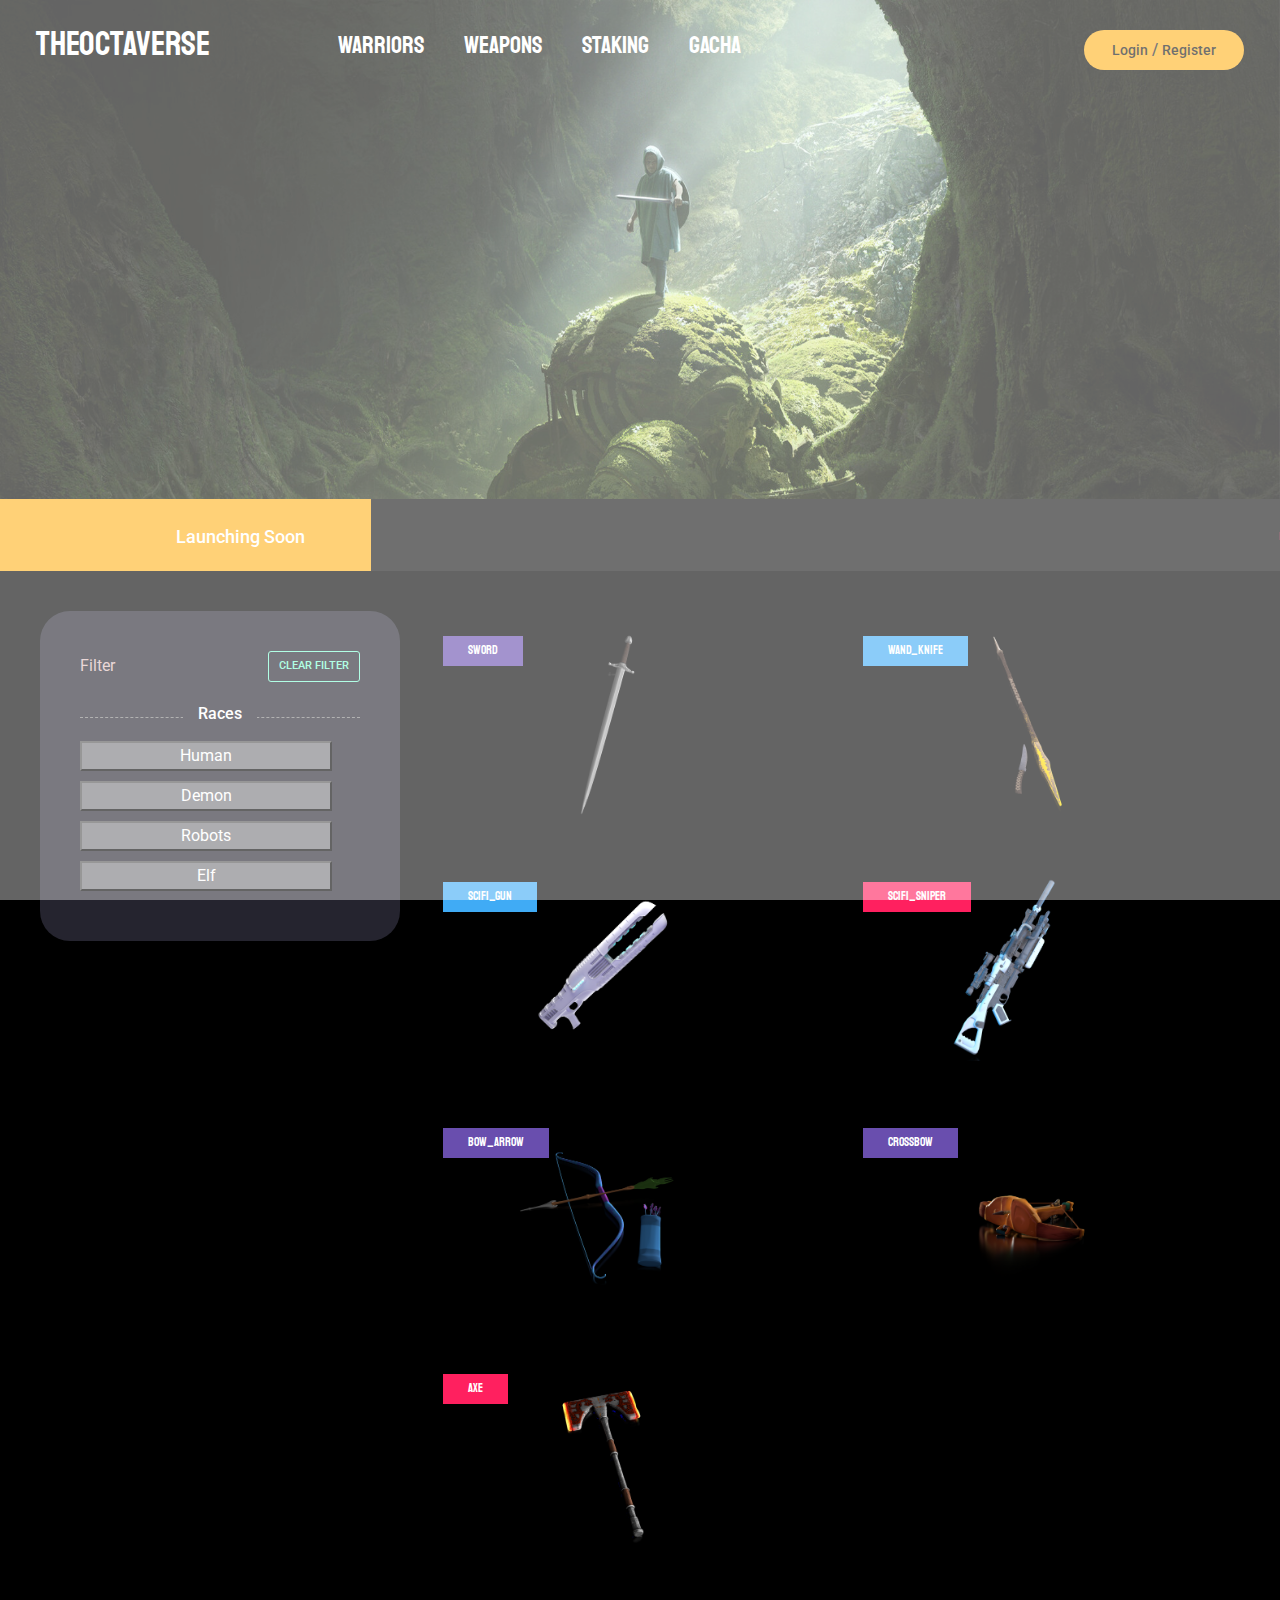
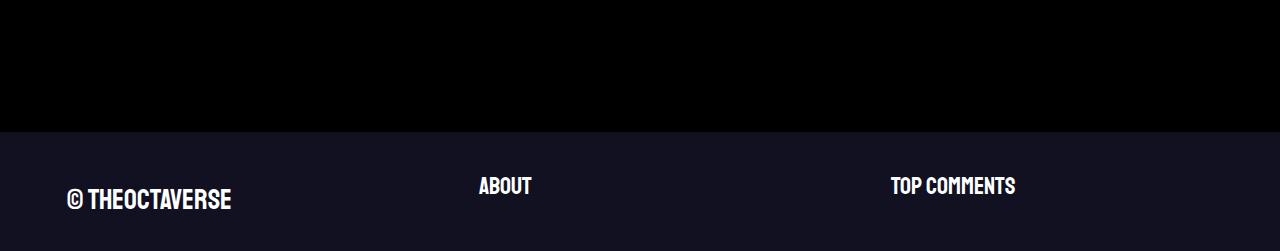
<file: The Octaverse/weapons.html>
<!DOCTYPE html>
<html lang="zxx">
<head>
	<title>The Octaverse</title>
	<meta charset="UTF-8">
	<meta name="description" content="Game Warrior Template">
	<meta name="keywords" content="warrior, game, creative, html">
	<meta name="viewport" content="width=device-width, initial-scale=1.0">
	<!-- Favicon -->   
	<link href="img/favicon.ico" rel="shortcut icon"/>

	<!-- Google Fonts -->
	<link href="https://fonts.googleapis.com/css?family=Roboto:400,400i,500,500i,700,700i" rel="stylesheet">
	<link rel="preconnect" href="https://fonts.googleapis.com">
    <link rel="preconnect" href="https://fonts.gstatic.com" crossorigin>
    <link href="https://fonts.googleapis.com/css2?family=Staatliches&display=swap" rel="stylesheet">

	<!-- Stylesheets -->
	<link rel="stylesheet" href="css/bootstrap.min.css"/>
	<link rel="stylesheet" href="css/font-awesome.min.css"/>
	<link rel="stylesheet" href="css/owl.carousel.css"/>
	<link rel="stylesheet" href="css/style.css"/>
	<link rel="stylesheet" href="css/weapon.css"/>
	<link rel="stylesheet" href="css/animate.css"/>
	<link rel="stylesheet" href="css/responsive.css"/>


	<!--[if lt IE 9]>
	  <script src="https://oss.maxcdn.com/html5shiv/3.7.2/html5shiv.min.js"></script>
	  <script src="https://oss.maxcdn.com/respond/1.4.2/respond.min.js"></script>
	<![endif]-->

</head>
<body>
	<!-- Page Preloder -->
	<div id="preloder">
		<div class="loader"></div>
	</div>

	<!-- Header section -->
     <header class="header-section">
		<div class="container" style="display:flex;justify-content: space-between;">
			<!-- logo -->
			<!-- responsive -->
			<a class="site-logo nav_a" href="index.html">TheOctaverse</a>
			<!-- <div class="nav-switch">
				<i class="fa fa-bars"></i>
			</div>	 -->
         
		    <div class="container_nav nav-switch" onclick="f()">
                 <div class="bar1"></div>
                 <div class="bar2"></div>
                 <div class="bar3"></div>
            </div>

			
			<div class="header__links_nav" >
					<!--<li><a href="index.html">Home</a></li>-->					
					<a class="header__link_nav" href="warriors.html">Warriors</a>
					<a class="header__link_nav" href="weapons.html">Weapons</a>
					<a class="header__link_nav" href="staking.html">Staking</a>
					<a class="header__link_nav" href="gacha.html">Gacha</a>
					<div class="user-panel_nav">
				         <a href="#">Login</a>  /  <a href="#">Register</a>						 
			        </div>
			</div>
			<!-- site menu -->
			<div class="header__links" >
					<!--<li><a href="index.html">Home</a></li>-->
					<a class="site-logo" href="index.html">TheOctaverse</a>
					<a class="header__link" href="warriors.html">Warriors</a>
					<a class="header__link" href="weapons.html">Weapons</a>
					<a class="header__link" href="staking.html">Staking</a>
					<a class="header__link" href="gacha.html">Gacha</a>

			</div>
			<div class="user-panel">
				<a href="#">Login</a>  /  <a href="#">Register</a>
			</div>
        </div>
	</header>
	<!-- Header section end -->



	<!-- Page info section -->
	<section class="page-info-section set-bg" data-setbg="img/page-top-bg/7.jpg">
		<div class="pi-content">
			<div class="container">
				<div class="row">
					<!--<div class="col-xl-5 col-lg-6 text-white">
						<h2>Video Gallery</h2>
						<p>Lorem ipsum dolor sit amet, consectetur adipiscing elit. Donec malesuada lorem maximus mauris scelerisque, at rutrum nulla dictum.</p>
					</div>-->
				</div>
			</div>
		</div>
	</section>
	<!-- Page info section -->
    
	<!-- Latest news section -->
	<div class="latest-news-section">
		<div class="ln-title">Launching Soon</div>
		<div class="news-ticker">
			<div class="news-ticker-contant">
				<div class="nt-item"><span class="new"></span>The Octaverse</div>
				<div class="nt-item"><span class="strategy"></span>The Octaverse</div>
				<div class="nt-item"><span class="racing"></span>The Octaverse</div>
			</div>
		</div>
	</div>
	<!-- Latest news section end -->

    <div class="market">
	    <div class="market_sub1" >
		    <div class="filter_header">
		       <div class="filter">Filter</div>
			   <div class="clear_filter btn btn--small" onclick="clear_filter(this)"> Clear Filter</div>
		    </div>	
            	<script>
			       function clear_filter(x){ 
				    var n = document.getElementsByClassName("page-flex-col1");
					for(var i=0; i<n.length ; i++){
					    n[i].style.display="inline-block";
					}
					}
			    </script>			
			<div class="races">
			    <div class="race-header">
				    <span>races</span>
				</div>
				<div class="race-item">
				     <div class="race-ele">
					      <button onclick="race(0)">Human</button>
					 </div>
					 <div class="race-ele">
					      <button onclick="race(6)">Demon</button>
					 </div>
					 <div class="race-ele">
					      <button onclick="race(2)">Robots</button>
					 </div>
				     <div class="race-ele">
					      <button onclick="race(4)">Elf</button>
					 </div>
				</div>
			</div>
			<script>
			      function race(x){
				    var n = document.getElementsByClassName("page-flex-col1");
					var l=x;
					for (var i=0; i<n.length; i++){
					if(n[i].style.display=="inline-block"){
					    n[i].style.display="none";
					}
					}
					for(l=x; l<=x+1 ; l++){
					    n[l].style.display="inline-block";
					}			
			}
			</script>
			
		</div>

	<!-- Page section -->
	<section class="page-section recent-game-page spad">
		<div class="container">
			<div class="row">
				<div class="col-lg-8 page-flex-col">
					<div class="row">
					    <div class="col-md-6 page-flex-col1" style="display:inline-block;">
							<div class="recent-game-item">
								<div class="rgi-thumb set-bg" data-setbg="img/weapons/SWORD1.png">
									<div class="cata racing">SWORD</div>
								</div>
							</div>	
						</div>
						<div class="col-md-6 page-flex-col1" style="display:inline-block;">
							<div class="recent-game-item">
								<div class="rgi-thumb set-bg" data-setbg="img/weapons/WAND_KNIFE1.png">
									<div class="cata adventure">WAND_KNIFE</div>
								</div>								
							</div>	
						</div>										
						<div class="col-md-6 page-flex-col1" style="display:inline-block;">
							<div class="recent-game-item">
								<div class="rgi-thumb set-bg" data-setbg="img/weapons/SCIFI_GUN1.png">
									<div class="cata adventure">SCIFI_GUN</div>
								</div>
								<!--<div class="rgi-content">
									<h5>Susce pulvinar metus nulla, vel  facilisis sem </h5>
									<p>Lorem ipsum dolor sit amet, consectetur adipisc ing ipsum dolor sit amet, consectetur elit. </p>
									<a href="#" class="comment">3 Comments</a>
									<div class="rgi-extra">
										<div class="rgi-star"><img src="img/icons/star.png" alt=""></div>
										<div class="rgi-heart"><img src="img/icons/heart.png" alt=""></div>
									</div>
								</div>-->
							</div>	
						</div>
						<div class="col-md-6 page-flex-col1" style="display:inline-block;">
							<div class="recent-game-item">
								<div class="rgi-thumb set-bg" data-setbg="img/weapons/SCIFI_SNIPER1.png">
									<div class="cata new">SCIFI_SNIPER</div>
								</div>								
							</div>	
						</div>
						<div class="col-md-6 page-flex-col1" style="display:inline-block;">
							<div class="recent-game-item">
								<div class="rgi-thumb set-bg" data-setbg="img/weapons/BOW_ARROW1.png">
									<div class="cata racing">BOW_ARROW</div>
								</div>							
							</div>	
						</div>
						<div class="col-md-6 page-flex-col1" style="display:inline-block;">
							<div class="recent-game-item">
								<div class="rgi-thumb set-bg" data-setbg="img/weapons/CROSSBOW1.png">
									<div class="cata racing">CROSSBOW</div>
								</div>							
							</div>	
						</div>
						<div class="col-md-6 page-flex-col1" style="display:inline-block;">
							<div class="recent-game-item">
								<div class="rgi-thumb set-bg" data-setbg="img/weapons/AXE1.png">
									<div class="cata new">AXE</div>
								</div>								
							</div>	
						</div>
						</div>
					</div>
				</div>
				</div>
			</div>
		</div>
	</section>
	</div>
	
				 
	<!-- Page section end -->
	<!-- Footer top section -->
	<section class="footer-top-section">
		<div class="container">
			<!--<div class="footer-top-bg">
				<img src="img/footer-top-bg.png" alt="">
			</div>-->
			<div class="row">
				<div class="col-lg-4">
					<div class="footer-logo text-white">
						<!--<img src="img/footer-logo.png" alt="">-->
						<p>© TheOctaverse</p>
					</div>
				</div>
				<div class="col-lg-4 col-md-6">
					<div class="footer-widget mb-5 mb-md-0">
						<h4 class="fw-title">About</h4>
						<!--<div class="latest-blog">
							<div class="lb-item">
								<div class="lb-thumb set-bg" data-setbg="img/latest-blog/1.jpg"></div>
								<div class="lb-content">
									<div class="lb-date">June 21, 2018</div>
									<p>Lorem ipsum dolor sit amet, consectetur adipisc ing ipsum </p>
									<a href="#" class="lb-author">By Admin</a>
								</div>
							</div>
							<div class="lb-item">
								<div class="lb-thumb set-bg" data-setbg="img/latest-blog/2.jpg"></div>
								<div class="lb-content">
									<div class="lb-date">June 21, 2018</div>
									<p>Lorem ipsum dolor sit amet, consectetur adipisc ing ipsum </p>
									<a href="#" class="lb-author">By Admin</a>
								</div>
							</div>-->
							<!--<div class="lb-item">
								<div class="lb-thumb set-bg" data-setbg="img/latest-blog/3.jpg"></div>
								<div class="lb-content">
									<div class="lb-date">June 21, 2018</div>
									<p>Lorem ipsum dolor sit amet, consectetur adipisc ing ipsum </p>
									<a href="#" class="lb-author">By Admin</a>
								</div>
							</div>
						</div>-->
					</div>
				</div>
				<div class="col-lg-4 col-md-6">
					<div class="footer-widget">
						<h4 class="fw-title">Top Comments</h4>
						<!--<div class="top-comment">
							<div class="tc-item">
								<div class="tc-thumb set-bg" data-setbg="img/authors/1.jpg"></div>
								<div class="tc-content">
									<p><a href="#">James Smith</a> <span>on</span>  Lorem ipsum dolor sit amet, co</p>
									<div class="tc-date">June 21, 2018</div>
								</div>
							</div>
							<div class="tc-item">
								<div class="tc-thumb set-bg" data-setbg="img/authors/2.jpg"></div>
								<div class="tc-content">
									<p><a href="#">James Smith</a> <span>on</span>  Lorem ipsum dolor sit amet, co</p>
									<div class="tc-date">June 21, 2018</div>
								</div>
							</div>
							<div class="tc-item">
								<div class="tc-thumb set-bg" data-setbg="img/authors/3.jpg"></div>
								<div class="tc-content">
									<p><a href="#">James Smith</a> <span>on</span>  Lorem ipsum dolor sit amet, co</p>
									<div class="tc-date">June 21, 2018</div>
								</div>
							</div>-->
							<!--<div class="tc-item">
								<div class="tc-thumb set-bg" data-setbg="img/authors/4.jpg"></div>
								<div class="tc-content">
									<p><a href="#">James Smith</a> <span>on</span>  Lorem ipsum dolor sit amet, co</p>
									<div class="tc-date">June 21, 2018</div>
								</div>
							</div>
						</div>-->
					</div>
				</div>
			</div>
		</div>
	</section>
	<!-- Footer top section end -->

	
	<!-- Footer section -->
	<!--<footer class="footer-section">
		<div class="container">
			<ul class="footer-menu">
				<li><a href="index.html">Home</a></li>
				<li><a href="review.html">Games</a></li>
				<li><a href="categories.html">Blog</a></li>
				<li><a href="community.html">Forums</a></li>
				<li><a href="contact.html">Contact</a></li>
			</ul>
			<p class="copyright">--><!-- Link back to Colorlib can't be removed. Template is licensed under CC BY 3.0. -->
<!--Copyright &copy;<script>document.write(new Date().getFullYear());</script> All rights reserved | This template is made with <i class="fa fa-heart-o" aria-hidden="true"></i> by <a href="https://colorlib.com" target="_blank">Colorlib</a>
<!-- Link back to Colorlib can't be removed. Template is licensed under CC BY 3.0. -->
<!--</p>
		</div>
	</footer>-->
	<!-- Footer section end -->


	<!--====== Javascripts & Jquery ======-->
	<script src="js/jquery-3.2.1.min.js"></script>
	<script src="js/bootstrap.min.js"></script>
	<script src="js/owl.carousel.min.js"></script>
	<script src="js/jquery.marquee.min.js"></script>
	<script src="js/main.js"></script>
	<script>
		     function f() {
                      //x.classList.toggle("change");
					  var con = document.getElementsByClassName("nav-switch")[0];
					  con.classList.toggle("change");
					  var nav_tab = document.getElementsByClassName("header__links_nav");
					  if(nav_tab[0].style.display == "block"){
					     nav_tab[0].style.display="none";
						 }else{
						 nav_tab[0].style.display = "block";
						 }
              } 
</script>
    </body>
</html>
</file>
<file: The Octaverse/css/style.css>
/* =================================
------------------------------------
  Game Warrior Template
  Version: 1.0
 ------------------------------------ 
 ====================================*/

/*---------------------------*/
/* Template default CSS
/*---------------------------*/

html,
body {
	height: 100%;
	font-family: 'Roboto', sans-serif;
	-webkit-font-smoothing: antialiased;
	font-smoothing: antialiased;
}



h1,
h2,
h3,
h4,
h5,
h6 {
	margin: 0;
	font-weight: 500;
	color: #131313;
}

h1 {
	font-size: 70px;
}

h2 {
	font-size: 36px;
}

h3 {
	font-size: 30px;
}

h4 {
	font-size: 24px;
}

h5 {
	font-size: 20px;
}

h6 {
	font-size: 16px;
}

p {
	font-size: 14px;
	color: #878787;
	line-height: 2;
}

img {
	max-width: 100%;
}

input:focus,
select:focus,
button:focus,
textarea:focus {
	outline: none;
}

a:hover,
a:focus {
	text-decoration: none;
	outline: none;
}

ul,
ol {
	padding: 0;
	margin: 0;
}

/*---------------------
  Helper CSS
-----------------------*/

.section-title {
	text-align: center;
	margin-bottom: 75px;
}

.section-title h2 {
	padding-top: 10px;
	font-size: 36px;
}

.set-bg {
	background-repeat: no-repeat;
	background-size: cover;
	background-position: top center;
}

.spad {
	padding-bottom: 97px;
}

.text-white h1,
.text-white h2,
.text-white h3,
.text-white h4,
.text-white h5,
.text-white h6,
.text-white p,
.text-white span,
.text-white li,
.text-white a {
	color: #fff;
	font-family: 'Staatliches', cursive;
}

.rating i {
	color: #fbb710;
}

.rating .is-fade {
	color: #e0e3e4;
}

/*---------------------
  Commom elements
-----------------------*/

/* buttons */
.site-btn {
	display: inline-block;
	text-align: center;
	font-size: 15px;
	color: #131313;
	padding: 16px 30px;
	min-width: 153px;
	border-radius: 50px;
	font-weight: 500;
	border: none;
	background: #ffb320;
	cursor: pointer;
}

.site-btn.btn-sm {
	padding: 10px 30px;
	min-width: 163px;
}

.site-btn:hover {
	color: #131313;
}

.cata {
	display: inline-block;
	text-transform: uppercase;
	font-size: 12px;
	font-weight: 500;
	color: #fff;
	padding: 6px 25px;
}

.cata.new {
	background: #ff205f;
	font-family: 'Staatliches', cursive;
}

.cata.strategy {
	background: #4eae60;
	font-family: "American Captain",sans-serif;
}

.cata.racing {
	background: #694eae;
	font-family: 'Staatliches', cursive;
}

.cata.adventure {
	background: #40abf5;
	font-family: 'Staatliches', cursive;
}

/* Preloder */
#preloder {
	position: fixed;
	width: 100%;
	height: 100%;
	top: 0;
	left: 0;
	z-index: 999999;
	background: #fff;
}

.loader {
	width: 40px;
	height: 40px;
	position: absolute;
	top: 50%;
	left: 50%;
	margin-top: -13px;
	margin-left: -13px;
	border-radius: 60px;
	animation: loader 0.8s linear infinite;
	-webkit-animation: loader 0.8s linear infinite;
}

@keyframes loader {
	0% {
		-webkit-transform: rotate(0deg);
		transform: rotate(0deg);
		border: 4px solid #f44336;
		border-left-color: transparent;
	}
	50% {
		-webkit-transform: rotate(180deg);
		transform: rotate(180deg);
		border: 4px solid #673ab7;
		border-left-color: transparent;
	}
	100% {
		-webkit-transform: rotate(360deg);
		transform: rotate(360deg);
		border: 4px solid #f44336;
		border-left-color: transparent;
	}
}

@-webkit-keyframes loader {
	0% {
		-webkit-transform: rotate(0deg);
		border: 4px solid #f44336;
		border-left-color: transparent;
	}
	50% {
		-webkit-transform: rotate(180deg);
		border: 4px solid #673ab7;
		border-left-color: transparent;
	}
	100% {
		-webkit-transform: rotate(360deg);
		border: 4px solid #f44336;
		border-left-color: transparent;
	}
}


/*------------------
  Header section
---------------------*/

.header-section {
	position: absolute;
    top: 0;
    left: 0;
    width: 100%;
    z-index: 99;
    background: transparent;
	clear: both;
	overflow: hidden;
	padding: 18px 0;
	background-repeat: no-repeat;
    background-attachment: fixed;
    background-size: cover;
}

.site-logo {
	font-family: 'Staatliches', cursive;
	display: inline-block;
	float: left;
	color: white;
    font-size: 34px;
	margin-right: 118px;
}

.user-panel_nav{
	font-weight: 500;
	padding: 8px 28px;
	border-radius: 30px;
	margin-top: 12px;
	text-align:center;
}
.user-panel_nav a {
	font-size: 14px;
	color: #ffffff;
}
.user-panel {
	float: right;
	font-weight: 500;
	background: #ffb320;
	padding: 8px 28px;
	border-radius: 30px;
	margin-top: 12px;
}

.user-panel a {
	font-size: 14px;
	color: #131313;
}

.main-menu {
	float: right;
	margin-right: 159px;
	margin-top: 12px;
}
}

.main-menu ul {
	list-style: none;
}

.main-menu ul li {
	display: inline;
}

.main-menu ul li a {
	font-family: 'Staatliches', cursive;
	display: inline-block;
	font-size: 28px;
	color: #fff;
	margin-left: 35px;
	font-weight: 500;
	/*padding: 10px 5px;*/
}

.main-menu ul li a:hover {
	color: #ffb320;
}

.container_nav {
  display: inline-block;
  cursor: pointer;
  user-select:none;
}

.bar1, .bar2, .bar3 {
  width: 35px;
  height: 5px;
  background-color: #fff;
  margin: 6px 0;
  transition: 0.4s;
}

/* Rotate first bar */
.change .bar1 {
  -webkit-transform: rotate(-45deg) translate(-9px, 6px) ;
  transform: rotate(-45deg) translate(-9px, 6px) ;
}

/* Fade out the second bar */
.change .bar2 {
  opacity: 0;
}

/* Rotate last bar */
.change .bar3 {
  -webkit-transform: rotate(45deg) translate(-8px, -8px) ;
  transform: rotate(45deg) translate(-8px, -8px) ;
}

.header-btn {
	float: right;
	margin-right: 0;
}

.nav-switch {
	display: none;
}

.header__links{
	display: flex;
    align-items: center;
   font-family: 'Staatliches', cursive;
    font-size: 24px;
}

.nav_a {
	display:none;
}

.header__links_nav{
    align-items: center;
    font-family: 'Staatliches', cursive;
    font-size: 18px;
	display:none;
	position: absolute;
    top: 90%;
    width: 100%;
    background-color: #00000029;
    margin: auto;
}
	
.header__link{
	color:white;
	margin-right: 20px;
    position: relative;
    padding: 7px 10px 5px;
    transition: all .2s;
}

.header__link_nav{
	display:block;
	color:white;
    position: relative;
    padding: 7px 10px 29px;
    transition: all .2s;
	text-align:center;
}

.header__link:after, .header__link:before {
	content: "";
    position: absolute;
    width:0;
    height: 2px;
    background: #ffc904;
    left: 0;
    right: 0;
    margin: 0 auto;
    opacity: .4;
    transition: all .2s;
	
}

.header__link.active, .header__link:hover {
	width:100%;
    color: #ffc904;
    background-color: rgba(0,0,0,.2);
}
.header__link:before{
	top:0;
}
.header__link:after{
	bottom:0;
}

.header__link:after, .header__link:before {
	content: "";
    position: absolute;
    width:0;
    height: 2px;
    background: #ffc904;
    left: 0;
    right: 0;
    margin: 0 auto;
    opacity: .4;
    transition: all .2s;
	
}

.header__link_nav.active, .header__link_nav:hover {
	width:100%;
    color: #ffc904;
    background-color: rgba(0,0,0,.2);
}
.header__link_nav:before{
	top:0;
}
.header__link_nav:after{
	bottom:0;
}

/*------------------
  Hero Section
---------------------*/

.hero-slider .hs-item {
	height: 800px;
	display: table;
	width: 100%;
}

.hero-slider .hs-text {
	display: table-cell;
	vertical-align: middle;
}

.hero-slider .hs-text h2 {
	color: #fff;
	font-weight: 400;
	font-size: 60px;
	margin-bottom: 30px;
	position: relative;
	top: -80px;
	opacity: 0;
}

.hero-slider .hs-text h2 span {
	color: #ffb320;
}

.hero-slider .hs-text p {
	color: #fff;
	margin-bottom: 30px;
	position: relative;
	position: relative;
	top: -90px;
	opacity: 0;
}

.hero-slider .hs-text .site-btn {
	position: relative;
	top: -100px;
	opacity: 0;
}

.hero-slider .owl-item.active .hs-item h2,
.hero-slider .owl-item.active .hs-item p,
.hero-slider .owl-item.active .hs-item .site-btn {
	top: 0;
	opacity: 1;
}

.hero-slider .owl-item.active .hs-item h2 {
	-webkit-transition: all 0.5s ease 1s;
	-o-transition: all 0.5s ease 1s;
	transition: all 0.5s ease 1s;
}

.hero-slider .owl-item.active .hs-item p {
	-webkit-transition: all 0.5s ease 0.8s;
	-o-transition: all 0.5s ease 0.8s;
	transition: all 0.5s ease 0.8s;
}

.hero-slider .owl-item.active .hs-item .site-btn {
	-webkit-transition: all 0.5s ease 0.6s;
	-o-transition: all 0.5s ease 0.6s;
	transition: all 0.5s ease 0.6s;
}

.hero-slider .owl-dots {
	position: relative;
	max-width: 1146px;
	margin: -33px auto 0;
	top: -67px;
	z-index: 5;
}

.hero-slider .owl-dots .owl-dot {
	display: inline-block;
	margin-right: 13px;
	width: 33px;
	height: 33px;
	font-size: 14px;
	font-weight: 500;
	text-align: center;
	padding-top: 7px;
	border-radius: 40px;
	background: #dbe2ec;
}

.hero-slider .owl-dots .owl-dot.active {
	background: #ffb320;
}

.banner__home{
	background-position: bottom;
    margin-bottom: 0;
    position: relative;
}

.banner__home_image {
	width: 75%;
    height: 100%;
    margin: 0 auto;
    overflow: hidden;
    position: relative;
    max-width: 100%;
}

.banner{
	width: 100%;
    height: 708px;
    position: relative;
    background-size: cover;
    background-repeat: no-repeat;
    margin-bottom: 100px;
    font-family: 'Staatliches', cursive;
}

.no-margin{
	margin: 0!important;
}

.image_m {
}

.mo-im {
	width:300px;
	height:300px;
	overflow:hidden;
	position:fixed;
	top:0;
	bottom:0;
	left:0;
	right:0;
	margin:auto;
	border-radius:50%;
}

.mo-im::after {
	position:absolute;
	content:"";
	top:0;
	bottom:0;
	left:0;
	right:0;
	border-radius:50%;
	border-color:black;
	border-width:2px;
}

.mo-im >img{
	width:200%;
	height:100%;
	transform:rotateY(0deg);
	animation:spin 40s linear alternate infinite;
}

@keyframes spin{
	from {transfrom:rotateY(0deg);}
	to{
		transform:rotateY(50deg);
	}
}
@keyframes demon{
	0%{transfrom:translateX(0%) translateY(0%);}
	50% {transform:translateX(-10%) translateY(5%);}
	100% {transform:translateX(0%) translateY(0%);}
}

@keyframes Human{
	0%{transfrom:translateX(0%) translateY(0%);}
	50% {transform:translateX(10%) translateY(-10%);}
	100% {transform:translateX(0%) translateY(0%);}
}
.banner__home-image--orc{
	left: 5%;
    bottom: 0%;
    position: absolute;
	transform: translateX(10%);
	transform: translateY(0%);
	animation-name:demon;
	animation-duration:20s;
	animation-iteration-count:infinite;
}

.banner__home-image--human{
	right: 257px;
    bottom: -76px;
    position: absolute;
	width:75%;
	transform: translateX(10%);
	transform: translateY(0%);
	animation-name:Human;
	animation-duration:20s;
	animation-iteration-count:infinite;
}

.banner__home-image--th{
	position: absolute;
    top: 0;
    left: 200px;
}
@keyframes col-sw{
	0%{transfrom:translateX(0%) translateY(0%)rotate(355deg);box-shadow: inset 0px 1px 20px 2px white;}
	50% {transform:translateX(40%) translateY(-20%) rotate(355deg);box-shadow: inset 0px 1px 20px 2px blue;}
	100% {transform:translateX(0%) translateY(40%)rotate(355deg);box-shadow: inset 0px 1px 20px 2px white;}
}
.banner__home-image--col {
	width: 157px;
    height: 3px;
    position: absolute;
    right: 539px;
    bottom: 387px;
    z-index: 99;
    transform: rotate(355deg);
	animation-name:Human;
	animation-duration:20s;
	animation-iteration-count:infinite;
}



.space {
    width:1200px;
	height:1200px;
	z-index:-1;
}

.mo {
    width:175px;
	height:175px;
	overflow:hidden;
	position:relative;
	top:69px;
	bottom:0;
	left:-146px;
	right:0;
	margin:auto;
	border-radius:50%;
	box-shadow: 1px 0px 20px 0px black;
}

.mo::after {
    position:absolute;
	content:"";
	top:0;
	bottom:0;
	left:0;
	right:0;
	border-radius:50%;
	box-shadow: inset 0px 3px 20px 1px #ffffff7a;
	transform: rotateZ(180deg);
}

.mo > div{
	width:200%;
	height:100%;
	opacity:1;
	background-image:url(img/mo.png);
	transform:translateX(0%);
	animation:spin 10s linear alternate infinite;
}

.mo > div > img {
	height:auto;
	max-width:none;
	
}
@keyframes spin{
	0% { transform: translateX(0); }
	100% { transform: translateX(calc(-250px * 7))}
	}

.war_class:nth-child(odd){
	animation:ub1 5s linear alternate infinite;
}

.war_class:nth-child(even){
	animation:ub2 5s linear alternate infinite;
}

@keyframes ub1{
	0%{ transform: translateY(-10%);}
	50%{ transform: translateY(0%);}
	100%{ transform: translateY(10%);}
}
@keyframes ub2{
	0%{ transform: translateY(10%);}
	50%{ transform: translateY(0%);}
	100%{ transform: translateY(-10%);}
}
/*---------------------
  Latest News section
-----------------------*/

.latest-news-section {
	overflow: hidden;
	display: block;
	clear: both;
	background: #131313;
	padding: 24px 0;
	position: relative;
}

.ln-title {
	position: absolute;
	height: 100%;
	width: 29%;
	left: 0;
	top: 0;
	text-align: right;
	padding-top: 24px;
	padding-right: 66px;
	font-size: 18px;
	font-weight: 500;
	color: #fff;
	background: #ffb320;
	z-index: 1;
}

.news-ticker {
	width: 71%;
	float: right;
	overflow: hidden;
	display: inline-block;
}

.news-ticker-contant .nt-item {
	margin-right: 35px;
	color: #fff;
	display: inline-block;
}

.news-ticker-contant .nt-item span {
	margin-right: 35px;
	display: inline-block;
	text-transform: uppercase;
	font-size: 12px;
	font-weight: 500;
	color: #fff;
	padding: 4px 20px;
}

.news-ticker-contant .nt-item span.new {
	background: #ff205f;
}

.news-ticker-contant .nt-item span.strategy {
	background: #4eae60;
}

.news-ticker-contant .nt-item span.racing {
	background: #694eae;
}


/*------------------
  Feature Section
---------------------*/

.home_slide_up{
	background: black url(image/star.jpg) no-repeat fixed 50%;
	background-size: cover;
}

.feature-item {
	height: 415px;
	position: relative;
}

.feature-item:after {
	position: absolute;
	content: "";
	width: 100%;
	height: 100%;
	left: 0;
	top: 0;
	background: #000;
	opacity: 0;
}



.feature-item .cata {
	position: relative;
	margin-top: 28px;
	margin-left: 29px;
	z-index: 3;
}

.feature-item .fi-content {
	position: absolute;
	width: 100%;
	left: 0;
	bottom: 0;
	padding: 0 26px 24px;
	z-index: 2;
}

.feature-item .fi-content h5 {
	margin-bottom: 18px;
}

.feature-item .fi-content .fi-comment {
	font-size: 12px;
	opacity: .54;
}

/*----------------------
  Recent Game Section
------------------------*/
.intro{
	padding-right: 30px;
    padding-left: 30px;
	padding-top: 50px;
    padding-bottom: 16px;
    display: flex;
    justify-content: space-between;
    width: 100%;
    margin: 0 auto;
    max-width: 1280px;
    align-items: center;
}

.intro__content{
	padding-right: 50px;
    max-width: 500px;
}

.intro__video{
	background-image: url(image/vf.png);
    background-size: contain;
    background-repeat: no-repeat;
    overflow: hidden;
    padding-bottom: 35.25%;
    position: relative;
    width: 100%;
    margin: 0 auto;
    min-width: -webkit-fit-content;
    min-width: -moz-fit-content;
    min-width: fit-content;
}
.intro__video h2{
	color:white;
	font-family:'American Captain',sans-serif;
	top: 50%;
	left: 30%;
	position:absolute;
}

.intro__content-title{
	font-weight: 400;
    font-size: 48px;
    line-height: 55px;
    font-family: 'Staatliches', cursive;
    color: #fff;
    margin-bottom: 22px;
}

.intro__content-description{
	color: #fff;
    font-weight: 400;
    font-size: 20px;
    line-height: 29px;
    margin-bottom: 15px;
}

* {
    box-sizing: border-box;
}

.recent-game-section {
	/*background-color: #eef2f6;
	border-top: 1px solid #d6dee7;
	border-bottom: 1px solid #d6dee7;*/
}

.recent-game-item .rgi-thumb {
	height: 204px;
	padding: 25px 28px;
}

.recent-game-item .rgi-content {
	padding: 34px 22px 20px;
	background: #fff;
	border: 1px solid #d6dee7;
	border-top: none;
	position: relative;
}

.recent-game-item .rgi-content h5 {
	margin-bottom: 20px;
	line-height: 1.5;
}

.recent-game-item .rgi-content .comment {
	font-size: 12px;
	color: #737373;
}

.recent-game-item .rgi-extra {
	position: absolute;
	right: 0;
	bottom: 0;
	width: 70px;
}

.recent-game-item .rgi-extra .rgi-star,
.recent-game-item .rgi-extra .rgi-heart {
	height: 35px;
	width: 35px;
	float: left;
	display: block;
	padding: 6px 8px 0;
}

.recent-game-item .rgi-extra .rgi-star {
	background: #ffb320;
}

.recent-game-item .rgi-extra .rgi-heart {
	background: #ff205f;
}


.weapons_1 {
	width: 100%;
    display: flex;
    flex-wrap: wrap;
    box-sizing: border-box;
}
.weapons_2{
	width: calc(100% + 32px);
    margin: -16px;
}
.weapons_2 .weapons_items{
     padding: 16px;
}

.feature, .feature__image{
	display: flex;
    justify-content: center;
}

.feature{
	flex-direction: column;
}
.weapons_grid_1{
	flex-grow: 0;
    max-width: 25%;
    flex-basis: 25%;
}

.feature_text{
	margin-top: 16px;
}

.feature_name{
	font-weight: 400;
    text-align: center;
    color: #fff;
	font-size: 32px;
    line-height: 32px;
    font-family: 'Staatliches', cursive;
}

.feature__desc{
	font-size: 16px;
    line-height: 25px;
    max-width: 270px;
    margin: 0 auto;
    font-family: "Montserrat",sans-serif;
	font-weight: 400;
    text-align: center;
    color: #fff;
}
.features_img{
        height: 160px;
		max-height:none;
}

.binance_container, .binance_content_container{
	display: flex;
    justify-content: center;
    align-items: center;
    position: relative;
}
.binance_content_container{
           flex-direction: column;
}
.binance_container{
    z-index: 3;
    background: url(image/binance_bg.png) 50% no-repeat;
    background-size: cover;
    height: 400px;
}
.binance_title{
	font-family: 'Staatliches', cursive;
    text-align: center;
    color: #fff;
    font-size: 4rem;
}
.binance_content{
	text-align: center;
	margin-top: 20px!important;
}
/*----------------------
  Tournaments Section
------------------------*/

.tournaments-section {
	/*background-image: url("../img/pattern.png");*/
	background-repeat: repeat;
}

.tournament-title {
	display: inline-block;
	padding: 7px 25px;
	font-size: 12px;
	font-weight: 500;
	color: #fff;
	text-transform: uppercase;
	background: #fb6e10;
}

.tournament-item {
	background: #252525;
}

.tournament-item .ti-notic {
	display: inline-block;
	padding: 8px 21px;
	font-size: 12px;
	font-weight: 700;
	color: #131313;
	text-transform: uppercase;
	background: #ffb320;
}

.tournament-item .ti-content {
	padding: 38px 24px;
	overflow: hidden;
}

.tournament-item .ti-thumb {
	width: 168px;
	height: 178px;
	float: left;
}

.tournament-item .ti-text {
	padding-left: 195px;
}

.tournament-item .ti-text h4 {
	color: #ffb320;
	margin-bottom: 20px;
}

.tournament-item .ti-text ul {
	list-style: none;
	margin-bottom: 20px;
}

.tournament-item .ti-text ul li {
	color: #fff;
	font-size: 12px;
	margin-bottom: 6px;
}

.tournament-item .ti-text ul li span {
	color: #9a9a9a;
}

.tournament-item .ti-text p {
	font-size: 12px;
	margin-bottom: 0;
}

.tournament-item .ti-text p span {
	font-weight: 500;
	color: #ffb320;
}

/*----------------------
  Review Section
------------------------*/

.review-section {
	background-position: right top;
	margin-top: 72px;
    padding-top: 198px;
}

.review-item .review-cover {
	position: relative;
	margin-bottom: 30px;
	height: 345px;
}

.review-item .review-cover .score {
	position: absolute;
	width: 54px;
	height: 54px;
	top: -27px;
	left: 26px;
	padding-top: 15px;
	font-size: 18px;
	font-weight: 500;
	color: #fff;
	text-align: center;
	border-radius: 50%;
	z-index: 1;
}

.review-item .review-cover .score.yellow {
	background: #ffb320;
}

.review-item .review-cover .score.purple {
	background: #694eae;
}

.review-item .review-cover .score.pink {
	background: #ff20ae;
}

.review-item .review-cover .score.green {
	background: #4eae60;
}

.review-item .review-text {
	text-align: center;
}

.review-item .review-text h5 {
	margin-bottom: 20px;
}

.review-item .review-text p {
	margin-bottom: 0;
}

.review-item .rating {
	margin-bottom: 20px;
}

.review-item .rating i {
	font-size: 12px;
}

/*----------------------
  Footer top Section
------------------------*/

.footer-top-section {
	/*background-image: url("../img/pattern.png");
	background-repeat: repeat;
	padding: 72px 0;*/
	background:#111121;
}

.footer-top-section .container {
	position: relative;
}

.footer-top-bg {
	position: absolute;
	left: -30px;
	bottom: -85px;
	z-index: 2;
}

.footer-logo img {
	margin-bottom: 35px;
}

.footer-widget {
	padding: 40px 30px 7px;
	/*background: #252525;
	border: 1px solid #4a4a4a;*/
}

.footer-widget .fw-title {
	color: #fff;
	margin-bottom: 40px;
	font-family: 'Staatliches', cursive;
}

.text-white{
   	font-family: 'Staatliches', cursive;
	padding: 40px 30px 7px;
}

.text-white>p {
   	font-size:28px;
}

.latest-blog .lb-item {
	margin-bottom: 23px;
	overflow: hidden;
}

.latest-blog .lb-item .lb-thumb {
	width: 97px;
	height: 97px;
	float: left;
}

.latest-blog .lb-item .lb-content {
	padding-left: 110px;
}

.latest-blog .lb-item .lb-content .lb-date {
	font-size: 12px;
	color: #ffb320;
	margin-bottom: 8px;
}

.latest-blog .lb-item .lb-content p {
	font-size: 12px;
	margin-bottom: 5px;
	color: #d3d3d3;
}

.latest-blog .lb-item .lb-content .lb-author {
	font-size: 12px;
	color: #d3d3d3;
	opacity: 0.45;
}

.top-comment {
	overflow: hidden;
}

.top-comment .tc-item {
	margin-bottom: 23px;
	overflow: hidden;
}

.top-comment .tc-item .tc-thumb {
	width: 63px;
	height: 63px;
	border-radius: 50%;
	float: left;
}

.top-comment .tc-item .tc-content {
	padding-left: 100px;
}

.top-comment .tc-item .tc-content p {
	font-size: 12px;
	color: #d3d3d3;
	margin-bottom: 5px;
}

.top-comment .tc-item .tc-content p a {
	color: #ff205f;
}

.top-comment .tc-item .tc-content p span {
	color: #7a7a7a;
}

.top-comment .tc-item .tc-content .tc-date {
	font-size: 12px;
	color: #ffb320;
}

/*----------------------
  Footer Section
------------------------*/

.footer-section {
	padding: 18px 0 16px;
	overflow: hidden;
	background: #252525;
}

.footer-menu {
	list-style: none;
	float: right;
}

.footer-menu li {
	display: inline;
}

.footer-menu li a {
	display: inline-block;
	font-size: 14px;
	font-weight: 500;
	color: #aeaeae;
	margin-left: 30px;
}

.copyright {
	float: left;
	margin-bottom: 0;
	font-weight: 500;
	color: #aeaeae;
}

/*------------------
  Other Pages
--------------------
====================*/

.page-info-section {
	height: 499px;
	position: relative;
}

.page-info-section .pi-content {
	position: absolute;
	width: 100%;
	bottom: 65px;
	left: 0;
	z-index: 2;
}

.page-info-section .pi-content h2 {
	font-size: 60px;
	margin-bottom: 25px;
	font-weight: 400;
}

.site-pagination {
	padding-top: 50px;
}

.site-pagination a,
.site-pagination span {
	width: 33px;
	height: 33px;
	font-size: 14px;
	font-weight: 500;
	padding-top: 7px;
	text-align: center;
	display: inline-block;
	border-radius: 50%;
	color: #131313;
	margin-right: 10px;
}

.site-pagination .active {
	background: #ffb320;
}

.site-pagination.sp-style-2 a,
.site-pagination.sp-style-2 span {
	background: #e5e5e5;
}

.site-pagination.sp-style-2 .active {
	background: #ffb320;
}

.widget-item {
	margin-bottom: 73px;
}

.widget-item:last-child {
	margin-bottom: 0;
}

.widget-item .widget-title {
	margin-bottom: 40px;
}

.widget-item .latest-blog .lb-item .lb-content p,
.widget-item .top-comment .tc-item .tc-content p {
	color: #131313;
}

.widget-item .latest-blog .lb-item .lb-content .lb-author {
	color: #737373;
}

.widget-item .top-comment .tc-item .tc-content {
	padding-right: 20px;
}

.widget-item .review-item {
	background: #eff2f5;
}

.widget-item .review-item .review-text {
	padding: 0 35px 20px;
}

.search-widget {
	position: relative;
}

.search-widget input {
	width: 100%;
	height: 41px;
	border: 1px solid #d6dee7;
	padding-left: 22px;
	padding-right: 45px;
	font-size: 12px;
}

.search-widget button {
	position: absolute;
	right: 0;
	top: 0;
	height: 100%;
	background: none;
	border: none;
	padding-right: 15px;
	color: #878787;
	cursor: pointer;
}

/*-----------------
  Categories page
--------------------*/

.recent-game-page .recent-game-item {
	margin-bottom: 42px;
}

/*-----------------
  Single blog page
--------------------*/

.single-blog-page .blog-thumb {
	height: 424px;
	padding-top: 24px;
	padding-left: 29px;
	margin-bottom: 40px;
	position: relative;
}

.single-blog-page .blog-thumb .rgi-extra {
	position: absolute;
	right: 0;
	bottom: 0;
	width: 70px;
}

.single-blog-page .blog-thumb .rgi-extra .rgi-star,
.single-blog-page .blog-thumb .rgi-extra .rgi-heart {
	height: 35px;
	width: 35px;
	float: left;
	display: block;
	padding: 6px 8px 0;
}

.single-blog-page .blog-thumb .rgi-extra .rgi-star {
	background: #ffb320;
}

.single-blog-page .blog-thumb .rgi-extra .rgi-heart {
	background: #ff205f;
}

.single-blog-page .blog-content h3 {
	margin-bottom: 10px;
}

.single-blog-page .blog-content .meta-comment {
	display: block;
	font-size: 12px;
	color: #737373;
	margin-bottom: 25px;
}

.single-blog-page .blog-content p {
	margin-bottom: 25px;
}

.comment-warp {
	padding-top: 50px;
}

.comment-title {
	margin-bottom: 45px;
}

.comment-list {
	list-style: none;
}

.comment-list li {
	margin-bottom: 40px;
	overflow: hidden;
}

.comment-list .comment .comment-avator {
	width: 63px;
	height: 63px;
	border-radius: 50%;
	float: left;
}

.comment-list .comment .comment-content {
	padding-left: 100px;
}

.comment-list .comment .comment-content h5 {
	font-size: 12px;
	color: #131313;
	font-weight: 400;
	margin-bottom: 10px;
}

.comment-list .comment .comment-content h5 span {
	color: #ffb320;
	padding-left: 18px;
}

.comment-list .comment .comment-content p {
	font-size: 12px;
	margin-bottom: 5px;
}

.comment-list .comment .comment-content .reply {
	font-size: 12px;
	color: #ff1d55;
}

.comment-form-warp {
	padding-top: 30px;
}

.comment-form input[type=text],
.comment-form input[type=email],
.comment-form textarea {
	width: 100%;
	height: 41px;
	border: 1px solid #d6dee7;
	padding-left: 22px;
	padding-right: 45px;
	font-size: 12px;
	margin-bottom: 24px;
}

.comment-form textarea {
	height: 243px;
	padding-top: 15px;
	padding-bottom: 15px;
	margin-bottom: 38px;
}

/*-----------------
  Review page
--------------------*/

.review-page .review-item {
	/*margin-bottom: 63px;*/
}

.review-page .review-item .review-text h4 {
	margin-bottom: 10px;
	font-family: 'Staatliches', cursive;
	color:white;
	font-size:49px;
}

.review-dark .review-item .review-text p {
	color: #b5b5b5;
}

.review-item p{
	color:white;
	text-align:center;
	font-family: "Montserrat",sans-serif;
    font-size: 16px;
    line-height: 26px;
    font-weight: 700;
}

.review-section.review-dark {
	background-position: center top;
}

.warrior_text{
	flex:0 0 100%;
	max-width:100%;
	margin-bottom: 80px;
}

.warrior_text1{
	flex:0 0 100%;
	max-width:100%;
	margin-bottom: 10px;
}

.review-war{
   display:flex;
   width:fit-content;
   margin:auto;   
}

.rating_warriors{
	font-size: 20px;
    line-height: 59px;
    margin-left: 16px;
	font-family: 'Staatliches', cursive;
    color: #fff;
}
/*-----------------
  Community page
--------------------*/

.community-page .site-pagination {
	padding-top: 62px;
}

.community-warp {
	max-width: 1367px;
	margin: 0 auto;
	background: rgba(0, 0, 0, 0.28);
}

.community-post-list {
	list-style: none;
}

.community-post-list li {
	padding: 33px 55px 65px;
	margin-bottom: 21px;
	overflow: hidden;
	border: 1px solid #878787;
	background: #1f2225;
}

.community-post-list .community-post .author-avator {
	width: 63px;
	height: 63px;
	border-radius: 50%;
	float: left;
}

.community-post-list .community-post .post-content {
	padding-left: 100px;
}

.community-post-list .community-post .post-content h5 {
	font-size: 16px;
	color: #ff205f;
	font-weight: 400;
	margin-bottom: 10px;
}

.community-post-list .community-post .post-content h5 span {
	color: #7a7a7a;
	padding-left: 18px;
}

.community-post-list .community-post .post-content p {
	color: #fff;
	margin-bottom: 5px;
}

.community-post-list .community-post .post-content .post-date {
	font-size: 12px;
	color: #ffb320;
	margin-bottom: 18px;
}

.community-post-list .attachment-file {
	padding-top: 60px;
	max-width: 435px;
}

.community-top-title {
	margin-bottom: 50px;
}

.community-filter {
	margin-bottom: 80px;
}

.community-filter label {
	font-size: 18px;
	color: #1f2225;
	font-weight: 500;
	padding-right: 10px;
}

.community-filter select {
	width: 201px;
	height: 42px;
	font-size: 14px;
	padding: 0 18px;
	color: #1f2225;
	font-weight: 500;
}

/*-----------------
  Contact page
--------------------*/

.map {
	height: 515px;
	background: #ddd;
	margin-bottom: 90px;
}

.contact-info-list {
	padding-top: 55px;
	padding-bottom: 20px;
	list-style: none;
}

.contact-info-list li {
	margin-bottom: 30px;
}

.contact-info-list .cf-left {
	width: 95px;
	float: left;
	font-size: 16px;
	font-weight: 700;
	color: #ffb320;
}

.contact-info-list .cf-right {
	color: #878787;
	font-size: 15px;
	padding-left: 100px;
}

.social-links a {
	color: #474747;
	font-size: 16px;
	margin-left: 10px;
	margin-right: 20px;
}


.war_head {
	text-align: center;
    color: white;
	margin-top:44px;
	font-family: 'Staatliches', cursive;
}
#war_con{
		border:12px solid yellow;
}
.war_row {
	display:block;
	overflow:hidden;
	height:525px;
	padding-top: 64px;
	padding-bottom:64px;
}

.war_class {
        width:25%;
		float:left;
		display:none;
		z-index:111;
}

.war_class:hover {
	transform:rotateY(360deg);
	transition:transform 4s;
}

.prev, .next {
  cursor: pointer;
  position: relative;
  top: -50%;
  width: auto;
  margin-top: -22px;
  padding: 16px;
  color: white;
  font-weight: bold;
  font-size: 18px;
  transition: 0.6s ease;
  border-radius: 0 3px 3px 0;
  user-select: none;
  z-index:1000;
}

.next {
  right: -92%;
  border-radius: 3px 0 0 3px;
}


.prev {
	left:0;
}
.prev:hover, .next:hover {
  background-color: rgba(0,0,0,0.8);
}

#arro {
	color:white;
}
.features__heading{
	text-align: center;
    position: relative;
}
.features__heading-title{
	font-weight: 400;
    font-size: 48px;
    line-height: 48px;
    color: #fff;
    font-family: 'Staatliches', cursive;
}
.features__heading-description{
	max-width: 500px;
    font-weight: 500;
    font-size: 20px;
    line-height: 30px;
    color: #52607b;
    margin: 10px auto 60px;
    font-family: "Montserrat",sans-serif;
}
.war_features {
	text-align: center;
    color: white;
	margin-top:44px;
	margin-bottom:36px;
	font-family: "American Captain",sans-serif;
}

.features{
	padding-top: 56px;
    position: relative;
    z-index: 4;
}

.sub-features{
	max-width: 1280px;
}
.sub-features1{
	width: 100%;
    display: block;
    box-sizing: border-box;
    margin-left: auto;
    margin-right: auto;
    padding-left: 16px;
    padding-right: 16px;
}
/*------------------
  Responsive
---------------------*/

@media (min-width: 1200px) {
	.container {
		max-width: 1238px;
	}
}

/* Medium screen : 992px. */

@media only screen and (min-width: 992px) and (max-width: 1199px) {
	.main-menu {
		margin-right: 90px;
	}
	.hero-slider .owl-dots {
		max-width: 930px;
	}
	.review-section {
		background-position: right 10% top;
	}
	.review-item .review-cover {
		height: 280px;
	}
	.latest-blog .lb-item .lb-thumb {
		width: 55px;
		height: 55px;
	}
	.latest-blog .lb-item .lb-content {
		padding-left: 67px;
	}
	.top-comment .tc-item .tc-content {
		padding-left: 95px;
	}
	.footer-top-bg {
		max-width: 370px;
	}
	.page-info-section .pi-content h2 {
		font-size: 50px;
	}
}

/* Tablet :768px. */

@media only screen and (min-width: 768px) and (max-width: 991px) {
	.site-logo {
		max-width: 130px;
	}
	.main-menu {
		margin-right: 25px;
	}
	.main-menu ul li a {
		margin-left: 15px;
	}
	.user-panel {
		padding: 8px 15px;
	}
	.hero-slider .hs-text h2 {
		font-size: 50px;
	}
	.hero-slider .owl-dots {
		max-width: 690px;
	}
	.recent-game-item {
		margin-bottom: 42px;
	}
	.tournament-item .ti-thumb {
		width: 100%;
		height: 230px;
		float: none;
	}
	.tournament-item .ti-text {
		padding-left: 0;
		padding-top: 20px;
	}
	.review-section {
		background-position: left top;
	}
	.review-item {
		margin-bottom: 63px;
	}
	.footer-logo {
		margin-bottom: 50px;
	}
	.latest-blog .lb-item .lb-thumb {
		width: 80px;
		height: 80px;
	}
	.latest-blog .lb-item .lb-content {
		padding-left: 95px;
	}
	.footer-top-bg {
		display: none;
	}
	.banner{
		height:541px;
	}
	.banner__home-image--human{
		right: 200px;
	}
}

/* Large Mobile :480px. */

@media only screen and (max-width: 767px) {
	.header-section {
		overflow: visible;
		padding: 23px 0;
	}
	.header-section .container {
		position: relative;
	}
	.site-logo {
		float: none;
		padding-top: 0;
	}
	.main-menu {
		display: none;
		position: absolute;
		top: calc(100% + 24px);
		left: 0;
		width: 100%;
		background: #ffffff;
		z-index: 999;
	}
	.main-menu ul li {
		display: block;
		border-bottom: 1px solid #ececec;
	}
	.main-menu ul li a {
		margin-left: 0;
		color: #131313;
		padding: 13px 26px;
	}
	.nav-switch {
		color: #fff;
		display: block;
		float: right;
		cursor: pointer;
		font-size: 25px;
	}
	.user-panel {
		display: none;
	}
	.hero-slider .hs-item {
		height: 700px;
	}
	.hero-slider .hs-text h2 {
		font-size: 36px;
	}
	.hero-slider .owl-dots {
		max-width: 510px;
	}
	.ln-title {
		padding-right: 30px;
	}
	.feature-item {
		margin-bottom: 30px;
	}
	.recent-game-item {
		margin-bottom: 42px;
	}
	.review-section {
		background-position: left top;
	}
	.review-item {
		margin-bottom: 63px;
	}
	.footer-logo {
		margin-bottom: 50px;
	}
	.footer-top-bg {
		display: none;
	}
	.footer-section {
		padding: 30px 0 20px;
		text-align: center;
	}
	.footer-menu li:first-child a {
		margin-left: 0;
	}
	.footer-menu,
	.copyright {
		float: none;
	}
	.copyright {
		padding-top: 15px;
	}
	.community-post-list li {
		padding: 30px 25px 30px;
	}
	.page-info-section .pi-content h2 {
		font-size: 50px;
	}
	.header__links{
		display:none;
	}
	.header__links_nav{
		display:none;
	}
	.nav_a{
		display:flex;
	}
}

/* Medium Mobile :480px. */

@media only screen and (max-width: 576px) {
	.hero-slider .owl-dots {
		padding: 0 15px;
	}
	.feature-section {
		padding-left: 15px;
		padding-right: 15px;
	}
	.community-post-list .community-post .author-avator {
		float: none;
	}
	.community-post-list .community-post .post-content {
		padding-left: 0;
		padding-top: 30px;
	}
}

/* Small Mobile :320px. */

@media only screen and (max-width: 479px) {
	.hero-slider .hs-item {
		height: auto;
		padding: 150px 0;
	}
	.ln-title {
		display: none;
	}
	.news-ticker {
		width: 100%;
	}
	.tournament-item .ti-thumb {
		width: 100%;
		height: 230px;
		float: none;
	}
	.tournament-item .ti-text {
		padding-left: 0;
		padding-top: 20px;
	}
	.latest-blog .lb-item .lb-thumb {
		width: 55px;
		height: 55px;
	}
	.latest-blog .lb-item .lb-content {
		padding-left: 67px;
	}
	.top-comment .tc-item .tc-content {
		padding-left: 85px;
	}
	.site-btn {
		padding: 11px 30px;
		min-width: 145px;
	}
	.comment-list .comment .comment-avator {
		float: none;
	}
	.comment-list .comment .comment-content {
		padding-left: 0;
		padding-top: 20px;
	}
	.footer-widget {
		padding: 40px 15px 7px;
	}
	.page-info-section .pi-content h2 {
		font-size: 40px;
	}
}
</file>
<file: The Octaverse/css/responsive.css>
@media only screen and (max-width: 599px){
.banner__home_image {
    width: 100%;
}
.banner__home-image--human{
	right:20%;
}
.banner{
	   height:507px;
   }
   .site-logo{
	   margin-right:0px;
   }
}





@media (min-width: 600px) and ( max-width:699px){
   .banner{
	   height:364px;
   }
   img {
    max-width: 80%;
}
.banner__home_image {
    width: 100%;
}
.banner__home-image--orc {
    left: 30%;
    bottom: 10%;
}
.banner__home-image--human{
	right:20%;
	 bottom: -40%;
}
}


@media (max-width: 767px){
   .weapons_grid_1{
		flex-grow: 0;
    max-width: 100%;
    flex-basis: 100%;
	}
	
	.page-flex-col1{
		max-width:100%;
	}
	
	.filter_header{
		display:block;
	}
	.btn--small{
		margin-top:10px;
	}
.market_sub1{
	width:100%;
}
.page-section{
	width:initial;
}
.market{
	display:block;
}
.race-ele button{
	width:100%;
}
}

@media (min-width: 700px) and ( max-width:767px){
   .banner{
	   height:450px;
   }
   img {
    max-width: 100%;
}
.banner__home_image {
    width: 100%;
}
.banner__home-image--orc {
    left: 30%;
    bottom: 10%;
}
.banner__home-image--human{
	right:20%;
	 bottom: -40%;
}
}

@media (min-width: 100px) and ( max-width:766px){
	.war_class{
		width:100%;
	}
	.feature-item{
		height: 458px;
        width: 50%;
        margin: auto;
	}
	
	.next {
    right: -80%;
	}
}

@media (min-width: 767px) and ( max-width:1000px){
   .weapons_grid_1{
		flex-grow: 0;
    max-width: 50%;
    flex-basis: 50%;
	}
	.war_class{
		width:50%;
	}
	.feature-item{
		height: 458px;
        width: 50%;
        margin: auto;
	}
	.next {
    right: -85%;
	}
}

@media only screen and (max-width: 1000px){
	.intro{
		display:block;
	}
	.intro__content{
		max-width:initial;
	}
	.binance_container{
		height:549px;
	}	
	.intro__video {
	 background-image: none;
    display: flex;
    justify-content: center;
    align-items: center;
	height: 172px;
	 padding-bottom:0px;
	}
	
	.intro__video h2{
		position:relative;
		top:0;
		left:0;
	}
}
@media only screen and (max-width: 400px){
.binance_container{
		height:643px;
	}
}



@media only screen and (min-width: 1300px){
/* .banner__home_image {
	width:50%;
} */
/*  .banner {
	height:1067px;
}
 
.container {
		max-width: 1618px;
	}
	
.header__links{
	font-size:35px;
}

.user-panel a{
	font-size:25px;
} */

.banner__home{
	background-position: top;
}
.banner__home_image{
	width:60%;
}
} 

@media (min-width: 1651px) and ( max-width:1899px){
/* 	.banner__home-image--orc{
	left:15%;
}
.banner__home-image--human{
	right:300px;
	bottom:-142px;
} */
.banner__home_image{
	width:50%;
}
.header__links{
	font-size:30px;
}

.user-panel a{
	font-size:20px;
}
}

@media (min-width: 1500px) and ( max-width:1650px){
	.banner__home-image--orc{
	left:15%;
}
.banner__home-image--human{
	right:300px;
	bottom:-142px;
}
}

@media only screen and (min-width: 1900px){
/* .banner__home_image {
	width:50%;
} */
 .banner {
	height:1067px;
}
 
.container {
		max-width: 1618px;
	}
	
.header__links{
	font-size:35px;
}

.user-panel a{
	font-size:25px;
}

.banner__home{
	background-position: top;
}
img {
    max-width: 80%;
}
.banner__home-image--orc{
	left:15%;
}
.banner__home-image--human{
	right:300px;
}
.banner__home_image{
	width:90%;
}
}
</file>
<file: The Octaverse/css/weapon.css>
.market {
    display: flex;
    justify-content: space-between;
    align-items: flex-start;
	height:auto;
	margin:40px;
	overflow-Y:hidden;
}

.market_sub1{
    width:30%;
	height:100%;
	background:#25242f;
	padding:10px;
	border-radius:30px;
    padding:40px;
}


.filter_header{
	display:flex;
	color:#dcbebe;
	align-items: center;
    justify-content: space-between;
    margin-bottom: 20px;
}
.btn{
	display: inline-block;
    text-align: center;
    font-size: 12px;
    font-weight: 500;
    padding: 10px 25px;
    border-radius: 5px;
    border: 1px solid #7fffd4;
    cursor: pointer;
    color: #7fffd4;
    text-transform: uppercase;
    position: relative;
    transition: all .3s;
}
.btn--small{
	font-size: 11px;
    padding: 6px 10px;
    border-radius: 3px;
}
.mk1{
	display:inline-flex;
}
.label1{
    color:#dcbebe;
	font-size:12px;
}
.mkf{
	border:1px solid yellow;
	width:60%;
	border-radius:10px;
}
.mkf1{
	border:1px solid yellow;
	border-radius:10px;
}
.mb4{
	display:flex;
	align-items: center;
    justify-content: space-between;
    margin-bottom: 20px;
}
legend{
	width:auto;
}
fieldset{
	border:revert;
}
.page-flex-col{
	flex:100%;
	max-width:100%;
}
.page-flex-col1{
	max-width:50%;
}
.race-header{
	color:white;
	font-size: 16px;
    font-weight: 500;
    margin-bottom: 15px;
    text-align: center;
    text-transform: capitalize;
    position: relative;
}
.race-header:before{
	content: "";
    width: 100%;
    position: absolute;
    left: 0;
    bottom: 8px;
    border-top: 1px dashed grey;
}
.race-header span{
	padding: 0 15px;
    background-color: #25242f;
    position: relative;
    z-index: 2;
}
.race-item{
	display: flex;
    flex-wrap: wrap;
}
.race-ele{
	flex:0 0 100%;
	padding-bottom:10px;
}
.race-ele button{
	width: 90%;
	background:#bfbfbf8c;
	color:white;
}
.page-section{
	width:70%;
}
</file>
